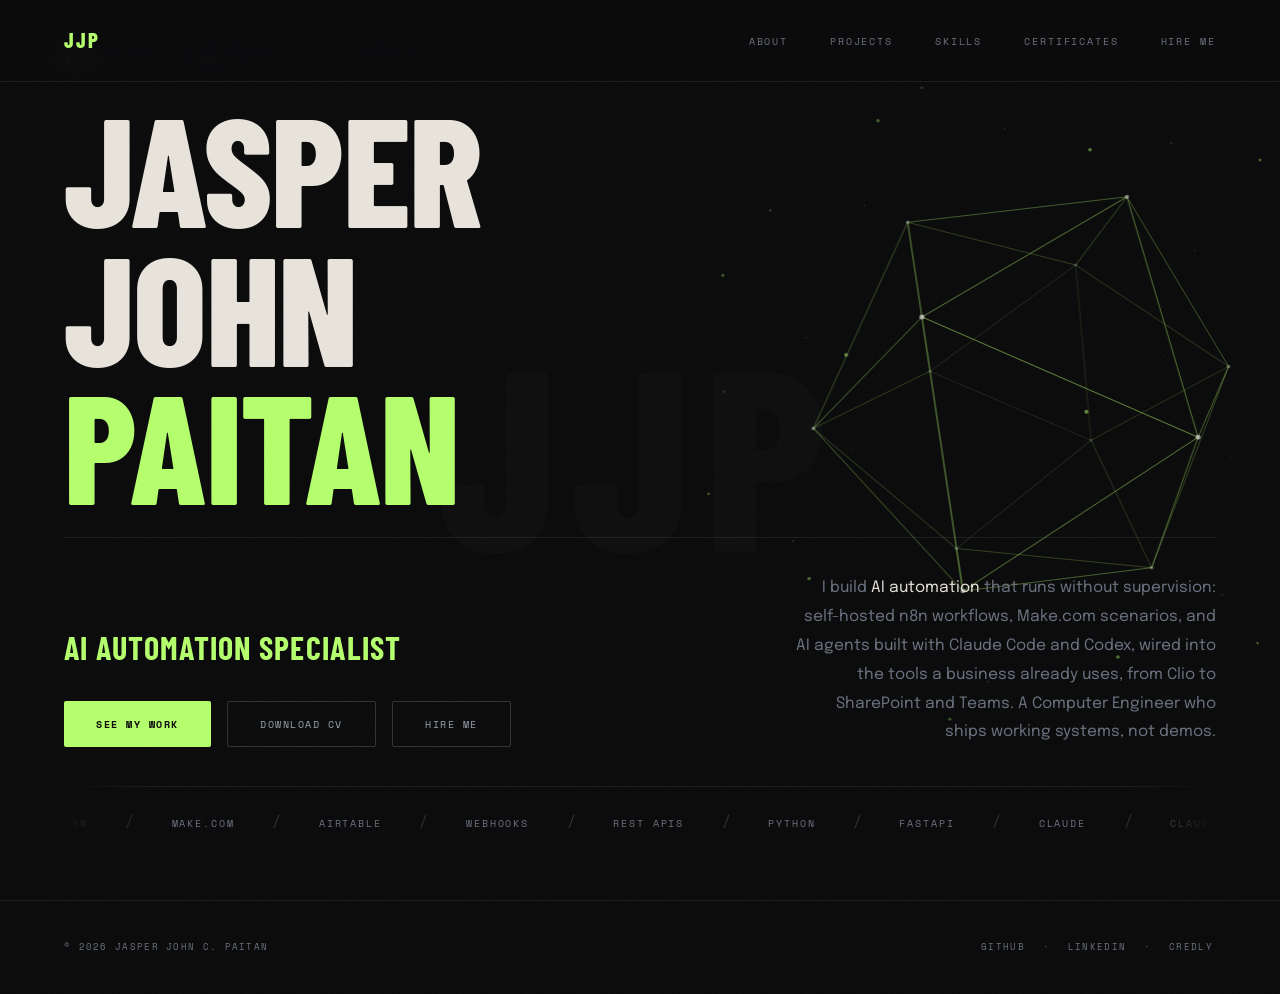
<file: index.html>
<!DOCTYPE html><html lang="en"><head><meta charset="UTF-8"><meta name="viewport" content="width=device-width,initial-scale=1"><title>Jasper John Paitan — AI Automation Specialist &amp; Agentic Engineer</title><meta name="description" content="Jasper John Paitan builds AI automation and AI agents: self-hosted n8n workflows, Make.com scenarios, Claude Code and Codex builds, law-firm workflows on Clio, SharePoint and Teams, and multi-provider LLM systems. Computer Engineer, available for remote work."><meta name="keywords" content="AI automation specialist, AI automation engineer, agentic engineer, AI automation, n8n, Make.com, Claude Code, Codex, Clio, SharePoint, Microsoft Teams, workflow automation, AI agents, Airtable, webhooks, Python, remote"><meta name="theme-color" content="#0a0a0b"><meta property="og:title" content="Jasper John Paitan — AI Automation Specialist &amp; Agentic Engineer"><meta property="og:description" content="AI automation that runs itself: self-hosted n8n, Make.com, Claude Code and Codex, and AI agents built on a real engineering foundation."><meta property="og:type" content="website"><meta property="og:url" content="https://jasper-0918.github.io/"><link rel="icon" href="data:image/svg+xml,%3Csvg xmlns='http://www.w3.org/2000/svg' viewBox='0 0 64 64'%3E%3Crect width='64' height='64' rx='12' fill='%230a0a0b'/%3E%3Ctext x='32' y='45' font-family='Arial,sans-serif' font-size='30' font-weight='900' fill='%23b5ff6d' text-anchor='middle'%3EJP%3C/text%3E%3C/svg%3E"><link rel="preconnect" href="https://fonts.googleapis.com"><link rel="preconnect" href="https://fonts.gstatic.com" crossorigin><link href="https://fonts.googleapis.com/css2?family=Barlow+Condensed:wght@600;700;800&family=Epilogue:wght@300;400;500&family=Space+Mono:wght@400;700&display=swap" rel="stylesheet"><style>*,::after,::before{box-sizing:border-box;margin:0;padding:0}:root{--bg:#0a0a0b;--bg-1:#111214;--bg-2:#17191c;--line:rgba(255,255,255,0.08);--line-h:rgba(255,255,255,0.16);--text:#e8e4dc;--sub:#6b7280;--sub-h:#9ba3ae;--accent:#b5ff6d;--accent-d:rgba(181,255,109,0.08);--accent-m:rgba(181,255,109,0.15);--blue:#64b4ff;--amber:#ffb35c;--violet:#c39bff;--c-auto:#b5ff6d;--c-aidev:#64b4ff;--c-nocode:#ffb35c;--c-eng:#c39bff;--display:'Barlow Condensed',sans-serif;--body:'Epilogue',sans-serif;--mono:'Space Mono',monospace;--r:cubic-bezier(0.25,0.46,0.45,0.94);--out:cubic-bezier(0.16,1,0.3,1)}html{scroll-behavior:smooth}body{background:var(--bg);color:var(--text);font-family:var(--body);font-size:16px;line-height:1.75;-webkit-font-smoothing:antialiased;overflow-x:hidden}::selection{background:var(--accent);color:#0a0a0b}::-webkit-scrollbar{width:3px}::-webkit-scrollbar-track{background:var(--bg)}::-webkit-scrollbar-thumb{background:#2a2d33;border-radius:2px}::-webkit-scrollbar-thumb:hover{background:var(--accent)}a{text-decoration:none}button{font:inherit;background:0 0;border:none;cursor:pointer;color:inherit}:focus-visible{outline:1.5px solid var(--accent);outline-offset:3px;border-radius:2px}svg.ic{width:1em;height:1em;stroke:currentColor;fill:none;stroke-width:2;stroke-linecap:round;stroke-linejoin:round;vertical-align:-.12em;flex-shrink:0}.grain{position:fixed;inset:-50%;width:200%;height:200%;z-index:300;pointer-events:none;opacity:.032;background-image:url("data:image/svg+xml,%3Csvg xmlns='http://www.w3.org/2000/svg' width='140' height='140'%3E%3Cfilter id='n'%3E%3CfeTurbulence type='fractalNoise' baseFrequency='0.85' numOctaves='2' stitchTiles='stitch'/%3E%3C/filter%3E%3Crect width='100%25' height='100%25' filter='url(%23n)'/%3E%3C/svg%3E");animation:grain 9s steps(6) infinite}@keyframes grain{0%,100%{transform:translate(0,0)}20%{transform:translate(-2%,2%)}40%{transform:translate(2%,-1%)}60%{transform:translate(-1%,-2%)}80%{transform:translate(1%,1%)}}#progress{position:fixed;top:0;left:0;height:2px;width:0;background:linear-gradient(90deg,var(--accent),#7ed957);z-index:400;box-shadow:0 0 12px rgba(181,255,109,.5)}#wipe{position:fixed;inset:0;z-index:250;pointer-events:none;visibility:hidden}#wipe.active{visibility:visible}.wipe-panel{position:absolute;top:-12%;bottom:-12%;left:-14%;right:-14%;background:#0d0e10;border-right:2px solid var(--accent);transform:translateX(-112%) skewX(-7deg)}.wipe-panel.p2{background:var(--accent);opacity:.14;border:none}#wipe.in .wipe-panel{transform:translateX(0) skewX(-7deg);transition:transform .34s cubic-bezier(.7,0,.3,1)}#wipe.in .wipe-panel.p2{transition-delay:.05s}#wipe.out .wipe-panel{transform:translateX(112%) skewX(-7deg);transition:transform .38s cubic-bezier(.7,0,.3,1)}#wipe.out .wipe-panel.p2{transition-delay:.05s}.wipe-label{position:absolute;top:50%;left:50%;transform:translate(-50%,-50%);font-family:var(--display);font-weight:800;font-size:clamp(3rem,9vw,8rem);letter-spacing:.04em;text-transform:uppercase;color:transparent;-webkit-text-stroke:1.5px var(--accent);opacity:0;white-space:nowrap}#wipe.in .wipe-label{opacity:1;transition:opacity .18s .12s}#wipe.out .wipe-label{opacity:0;transition:opacity .14s}nav{position:fixed;top:0;left:0;right:0;z-index:102;display:flex;align-items:center;justify-content:space-between;padding:1.4rem 5vw;background:rgba(10,10,11,.85);-webkit-backdrop-filter:blur(18px) saturate(140%);backdrop-filter:blur(18px) saturate(140%);border-bottom:1px solid var(--line)}.nav-logo{font-family:var(--display);font-size:1.3rem;font-weight:800;letter-spacing:.1em;text-transform:uppercase;color:var(--accent);position:relative;z-index:102}.nav-items{display:flex;gap:2.6rem;list-style:none}.nav-items a{font-family:var(--mono);font-size:.6rem;letter-spacing:.2em;text-transform:uppercase;color:var(--sub);transition:color .2s;position:relative;padding:.6rem 0 .3rem}.nav-items a::after{content:'';position:absolute;left:0;bottom:0;width:100%;height:1px;background:var(--accent);transform:scaleX(0);transform-origin:right;transition:transform .3s var(--out)}.nav-items a:hover{color:var(--accent)}.nav-items a:hover::after{transform:scaleX(1);transform-origin:left}.nav-items a.active{color:var(--accent)}.nav-items a.active::after{transform:scaleX(1)}.nav-burger{display:none;z-index:102;padding:.5rem;flex-direction:column;gap:6px}.nav-burger span{display:block;width:26px;height:1.5px;background:var(--text);transition:transform .32s var(--out),opacity .2s}body.menu-open .nav-burger span:first-child{transform:translateY(7.5px) rotate(45deg)}body.menu-open .nav-burger span:nth-child(2){opacity:0}body.menu-open .nav-burger span:nth-child(3){transform:translateY(-7.5px) rotate(-45deg)}.mobile-menu{position:fixed;inset:0;z-index:101;background:rgba(10,10,11,.97);-webkit-backdrop-filter:blur(24px);backdrop-filter:blur(24px);display:flex;flex-direction:column;justify-content:center;padding:0 8vw;gap:.5rem;opacity:0;visibility:hidden;transition:opacity .35s var(--out),visibility .35s}body.menu-open .mobile-menu{opacity:1;visibility:visible}.mobile-menu a{font-family:var(--display);font-size:clamp(2.6rem,10vw,4rem);font-weight:800;text-transform:uppercase;color:var(--text);line-height:1.15;display:flex;align-items:baseline;gap:1.25rem;transform:translateY(24px);opacity:0;transition:transform .5s var(--out),opacity .5s,color .2s}body.menu-open .mobile-menu a{transform:none;opacity:1}body.menu-open .mobile-menu a:nth-child(2){transition-delay:.05s}body.menu-open .mobile-menu a:nth-child(3){transition-delay:.1s}body.menu-open .mobile-menu a:nth-child(4){transition-delay:.15s}body.menu-open .mobile-menu a:nth-child(5){transition-delay:.2s}.mobile-menu a:hover{color:var(--accent)}.mobile-menu a small{font-family:var(--mono);font-size:.65rem;letter-spacing:.2em;color:var(--accent);font-weight:400}.page{display:none;min-height:100svh}.page.active{display:block}.wrap{max-width:1300px;margin:0 auto;padding:7.5rem 5vw 4rem}.sec-head{display:flex;align-items:center;gap:1.5rem;margin-bottom:3rem}.sec-num{font-family:var(--mono);font-size:.58rem;color:var(--accent);letter-spacing:.22em;flex-shrink:0}.sec-title{font-family:var(--display);font-size:clamp(2.6rem,5vw,4.2rem);font-weight:800;letter-spacing:-.01em;text-transform:uppercase;color:var(--text);line-height:.95}.sec-rule{flex:1;height:1px;background:linear-gradient(90deg,var(--line),transparent)}.rv{opacity:0;transform:translateY(22px);filter:blur(5px)}.page.active .rv{transition:opacity .7s var(--r),transform .7s var(--r),filter .7s var(--r)}.rv.on{opacity:1;transform:none;filter:none}.tilt-scene{perspective:1100px}[data-tilt]{transform-style:preserve-3d;transition:transform .5s var(--out);position:relative;overflow:hidden}[data-tilt].tilting{transition:none}[data-tilt]::after{content:'';position:absolute;inset:0;pointer-events:none;opacity:0;transition:opacity .4s;background:radial-gradient(420px circle at var(--gx,50%) var(--gy,50%),rgba(255,255,255,.055),transparent 62%)}[data-tilt]:hover::after{opacity:1}#page-home{display:none;flex-direction:column;justify-content:flex-end;padding:0 5vw 7vh;position:relative;overflow:hidden}#page-home.active{display:flex}#hero3d{position:absolute;top:0;right:-4vw;width:56vw;height:100%;z-index:0;pointer-events:none;opacity:.85}.hero-bg-text{position:absolute;top:50%;left:50%;transform:translate(-50%,-50%);font-family:var(--display);font-size:clamp(16vw,20vw,26vw);font-weight:800;letter-spacing:.06em;text-transform:uppercase;color:rgba(255,255,255,.02);white-space:nowrap;-webkit-user-select:none;user-select:none;pointer-events:none;line-height:1;z-index:0}.hero-eyebrow{display:flex;align-items:center;gap:.9rem;margin-bottom:2rem;font-family:var(--mono);font-size:.6rem;letter-spacing:.2em;text-transform:uppercase;color:var(--sub);position:relative;z-index:2}.hero-dot{width:7px;height:7px;border-radius:50%;background:var(--accent);animation:pulse 2.4s ease-in-out infinite;flex-shrink:0;box-shadow:0 0 10px rgba(181,255,109,.6)}@keyframes pulse{0%,100%{opacity:1}50%{opacity:.25}}.hero-name{font-family:var(--display);font-size:clamp(4rem,12vw,12.5rem);font-weight:800;line-height:.9;letter-spacing:-.01em;text-transform:uppercase;color:var(--text);margin-bottom:1.5rem;position:relative;z-index:2}.hero-name em{font-style:normal;color:var(--accent)}.hero-name .ln{display:block;overflow:hidden}.hero-name .ln span{display:inline-block;transform:translateY(110%);animation:rise 1s var(--out) forwards}.hero-name .ln:nth-child(2) span{animation-delay:.08s}.hero-name .ln:nth-child(3) span{animation-delay:.16s}@keyframes rise{to{transform:none}}.hero-bottom{display:flex;align-items:flex-end;justify-content:space-between;gap:3rem;flex-wrap:wrap;padding-top:2.25rem;border-top:1px solid var(--line);position:relative;z-index:2}.hero-role{font-family:var(--display);font-size:clamp(1.3rem,2.6vw,2rem);font-weight:700;letter-spacing:.04em;text-transform:uppercase;color:var(--sub-h);margin-bottom:1.6rem}.hero-role span{color:var(--accent)}.hero-desc{max-width:420px;color:var(--sub);font-size:.975rem;line-height:1.85;text-align:right}.ctas{display:flex;gap:1rem;flex-wrap:wrap}.btn{display:inline-flex;align-items:center;gap:.6rem;font-family:var(--mono);font-size:.6rem;letter-spacing:.16em;text-transform:uppercase;padding:.85rem 2rem;border-radius:2px;transition:background .22s var(--r),color .22s var(--r),border-color .22s var(--r),box-shadow .22s var(--r);cursor:pointer;border:none;will-change:transform}.btn-fill{background:var(--accent);color:#0a0a0b;font-weight:700}.btn-fill:hover{background:#cf8;box-shadow:0 8px 32px rgba(181,255,109,.25)}.btn-line{border:1px solid var(--line-h);color:var(--sub-h);background:0 0}.btn-line:hover{border-color:var(--accent);color:var(--accent);background:var(--accent-d)}.about-grid{display:grid;grid-template-columns:1.15fr .85fr;gap:4.5rem;align-items:start}.about-copy p{font-size:1.05rem;line-height:1.95;color:var(--sub-h);margin-bottom:1.4rem}.about-copy p:last-child{margin-bottom:0}.about-copy strong{color:var(--text);font-weight:500}.info-row{display:flex;justify-content:space-between;align-items:baseline;gap:2rem;padding:1rem 0;border-bottom:1px solid var(--line)}.info-row:first-child{border-top:1px solid var(--line)}.ikey{font-family:var(--mono);font-size:.58rem;letter-spacing:.18em;text-transform:uppercase;color:var(--sub);flex-shrink:0}.ival{color:var(--text);font-size:.875rem;text-align:right;line-height:1.55}.ival a{color:var(--accent);transition:opacity .2s}.ival a:hover{opacity:.65}.status{display:inline-flex;align-items:center;gap:.5rem;background:var(--accent-d);border:1px solid rgba(181,255,109,.2);border-radius:100px;padding:.22rem .85rem;font-size:.6rem;color:var(--accent);font-family:var(--mono);letter-spacing:.1em}.status i{width:6px;height:6px;border-radius:50%;background:var(--accent);animation:pulse 2.4s ease-in-out infinite}.value-grid{display:grid;grid-template-columns:repeat(3,1fr);gap:2px;background:var(--line);border:1px solid var(--line);margin-top:3rem}.value-block{background:var(--bg-1);padding:2rem}.value-icon{width:40px;height:40px;border:1px solid rgba(181,255,109,.3);border-radius:10px;background:var(--accent-d);display:flex;align-items:center;justify-content:center;margin-bottom:1.1rem;transform:translateZ(30px)}.value-icon svg{width:18px;height:18px;stroke:var(--accent);fill:none;stroke-width:2;stroke-linecap:round;stroke-linejoin:round}.value-title{font-family:var(--display);font-size:1.35rem;font-weight:800;text-transform:uppercase;letter-spacing:.02em;color:var(--text);margin-bottom:.6rem;line-height:1;transform:translateZ(20px)}.value-desc{font-size:.85rem;color:var(--sub-h);line-height:1.75;transform:translateZ(12px)}.exp-card{padding:2.25rem;border:1px solid var(--line);background:var(--bg-1);border-radius:4px;margin-top:3rem}.exp-header{display:flex;justify-content:space-between;align-items:flex-start;gap:2rem;margin-bottom:1.5rem;flex-wrap:wrap}.exp-title{font-family:var(--display);font-size:clamp(1.5rem,2.6vw,2rem);font-weight:800;text-transform:uppercase;letter-spacing:.02em;color:var(--text);line-height:1}.exp-co{color:var(--accent);font-family:var(--mono);font-size:.65rem;letter-spacing:.12em;margin-top:.4rem}.exp-period{font-family:var(--mono);font-size:.6rem;letter-spacing:.12em;color:var(--sub);white-space:nowrap;padding-top:.3rem}.exp-list{list-style:none;display:flex;flex-direction:column;gap:.75rem}.exp-list li{position:relative;padding-left:1.7rem;font-size:.925rem;color:var(--sub-h);line-height:1.7}.exp-list li::before{content:'▸';color:var(--accent);position:absolute;left:0;top:0}.certs-grid{display:grid;grid-template-columns:repeat(auto-fit,minmax(250px,1fr));gap:2px;background:var(--line);border:1px solid var(--line);margin-top:2px}.cert-block{background:var(--bg-1);padding:1.75rem 2rem;transition:background .2s}.cert-block:hover{background:var(--bg-2)}.cert-issuer{font-family:var(--mono);font-size:.55rem;letter-spacing:.2em;text-transform:uppercase;color:var(--accent);margin-bottom:.5rem;transform:translateZ(24px)}.cert-name{font-family:var(--display);font-size:1.25rem;font-weight:700;text-transform:uppercase;letter-spacing:.02em;color:var(--text);line-height:1.05;margin-bottom:.5rem;transform:translateZ(16px)}.cert-date{font-family:var(--mono);font-size:.58rem;color:var(--sub);transform:translateZ(10px)}.pstack{border:1px solid var(--line);background:var(--bg-1)}.pitem{border-bottom:1px solid var(--line)}.pitem:last-child{border-bottom:none}.phead{width:100%;display:flex;align-items:center;gap:1.75rem;padding:1.6rem 2.25rem;text-align:left;transition:background .25s;position:relative}.phead:hover{background:var(--bg-2)}.pnum{font-family:var(--mono);font-size:.6rem;color:var(--sub);letter-spacing:.15em;flex-shrink:0;width:2rem}.pname{font-family:var(--display);font-size:clamp(1.5rem,3.4vw,2.6rem);font-weight:800;text-transform:uppercase;letter-spacing:0;color:var(--text);line-height:.95;transition:color .25s;flex:1}.phead:hover .pname,.pitem.open .pname{color:var(--accent)}.ptags{display:flex;gap:.5rem;align-items:center;flex-shrink:0;flex-wrap:wrap;justify-content:flex-end}.pbadge{font-family:var(--mono);font-size:.53rem;letter-spacing:.14em;text-transform:uppercase;padding:.3rem .8rem;border-radius:100px;border:1px solid rgba(181,255,109,.3);color:var(--accent);white-space:nowrap}.pbadge.thesis{border-color:rgba(100,180,255,.3);color:var(--blue)}.pyear{font-family:var(--mono);font-size:.6rem;color:var(--sub);letter-spacing:.1em;flex-shrink:0}.pplus{width:34px;height:34px;border:1px solid var(--line-h);border-radius:50%;display:flex;align-items:center;justify-content:center;flex-shrink:0;transition:all .3s var(--out)}.pplus svg{width:14px;height:14px;stroke:var(--sub-h);stroke-width:2;stroke-linecap:round;transition:transform .35s var(--out),stroke .2s}.pitem.open .pplus{border-color:var(--accent);background:var(--accent-d)}.pitem.open .pplus svg{transform:rotate(45deg);stroke:var(--accent)}.pbody{display:grid;grid-template-rows:0fr;transition:grid-template-rows .55s var(--out)}.pitem.open .pbody{grid-template-rows:1fr}.pbody-in{overflow:hidden}.pbody-pad{padding:.5rem 2.25rem 2.5rem 2.25rem}.ptagline{font-family:var(--mono);font-size:.62rem;letter-spacing:.14em;color:var(--blue);margin-bottom:1.25rem}.pdesc{font-size:.975rem;color:var(--sub-h);line-height:1.9;max-width:74ch;margin-bottom:1.75rem}.pcols{display:grid;grid-template-columns:1fr 1fr;gap:2.5rem;align-items:start}.pdl{font-family:var(--mono);font-size:.55rem;letter-spacing:.2em;text-transform:uppercase;color:var(--sub);margin-bottom:.9rem;padding-bottom:.6rem;border-bottom:1px solid var(--line)}.pbullets{list-style:none;display:flex;flex-direction:column;gap:.7rem;margin-bottom:1.75rem}.pbullets.two{display:grid;grid-template-columns:1fr 1fr;gap:.7rem 2.5rem}.pbullets li{position:relative;padding-left:1.8rem;font-size:.9rem;color:var(--sub-h);line-height:1.65}.pbullets li::before{content:'→';color:var(--accent);position:absolute;left:0;top:0}.pbullets b{color:var(--text);font-weight:500}code{font-family:var(--mono);font-size:.82em;color:var(--blue);background:rgba(100,180,255,.08);padding:.1em .35em;border-radius:2px}.pstackrow{display:flex;flex-wrap:wrap;gap:.5rem;margin-bottom:1.75rem}.stag{font-family:var(--mono);font-size:.58rem;letter-spacing:.06em;padding:.3rem .8rem;border:1px solid var(--line);border-radius:2px;color:var(--sub)}.plinks{display:flex;gap:.9rem;flex-wrap:wrap}.plink{display:inline-flex;align-items:center;gap:.5rem;font-family:var(--mono);font-size:.58rem;letter-spacing:.14em;text-transform:uppercase;color:var(--accent);border:1px solid rgba(181,255,109,.3);border-radius:2px;padding:.55rem 1.1rem;transition:all .2s}.plink:hover{background:var(--accent-d);border-color:var(--accent)}.plink::after{content:'↗'}.embed-shell{border:1px solid var(--line);border-radius:3px;overflow:hidden;background:var(--bg-2)}.embed-shell iframe{width:100%;border:none;display:block;background:#08090d}.embed-shell.app iframe{height:520px}.embed-shell.app.wide iframe{height:660px}.embed-note{font-family:var(--mono);font-size:.58rem;letter-spacing:.06em;color:var(--sub-h);padding:.7rem 1rem;border-bottom:1px solid var(--line);display:flex;align-items:center;gap:.6rem;background:linear-gradient(135deg,rgba(181,255,109,.05) 0,transparent 60%)}.embed-dot{width:6px;height:6px;border-radius:50%;background:var(--accent);flex-shrink:0;animation:pulse 2.4s ease-in-out infinite}.yt-lite{position:relative;display:block;width:100%;aspect-ratio:16/9;background:#000;border:1px solid var(--line);border-radius:3px;overflow:hidden;cursor:pointer;padding:0}.yt-lite img{width:100%;height:100%;object-fit:cover;opacity:.55;transition:opacity .3s,transform .6s var(--out)}.yt-lite:hover img{opacity:.8;transform:scale(1.03)}.yt-ring{position:absolute;top:50%;left:50%;transform:translate(-50%,-50%);width:64px;height:64px;border-radius:50%;border:1.5px solid rgba(255,255,255,.5);background:rgba(10,10,11,.55);display:flex;align-items:center;justify-content:center;transition:border-color .25s,background .25s;pointer-events:none}.yt-lite:hover .yt-ring{border-color:var(--accent);background:rgba(181,255,109,.12)}.yt-tri{width:0;height:0;border-top:10px solid transparent;border-bottom:10px solid transparent;border-left:16px solid #fff;margin-left:4px;transition:border-left-color .25s}.yt-lite:hover .yt-tri{border-left-color:var(--accent)}.yt-note{position:absolute;bottom:.8rem;left:1rem;font-family:var(--mono);font-size:.58rem;letter-spacing:.16em;text-transform:uppercase;color:#fff;opacity:.85;pointer-events:none}.yt-lite iframe{position:absolute;inset:0;width:100%;height:100%;border:none}.diagram-shell{border:1px solid var(--line);border-radius:3px;background:var(--bg-2);padding:1rem}.demo-note{font-size:.78rem;line-height:1.55;color:var(--muted);border-left:2px solid var(--accent);padding:.15rem 0 .15rem .7rem;margin:.2rem 0 .85rem}.embed-shell.guard{transition:border-color .25s ease}.embed-shell.guard:hover{border-color:var(--accent)}.embed-shell.guard iframe{height:640px}.embed-cap{font-size:.7rem;color:var(--muted);margin:.45rem 0 1.1rem;letter-spacing:.02em}.plink-inline{color:var(--accent);text-decoration:none;border-bottom:1px solid transparent;transition:border-color .2s ease}.plink-inline:hover{border-bottom-color:var(--accent)}@media(max-width:760px){.embed-shell.guard iframe{height:540px}}.diagram-shell svg{width:100%;height:auto;display:block}.diagram-shell text{font-family:'Space Mono',monospace}.dg-flow{stroke-dasharray:5 5;animation:dashmove 1.1s linear infinite}@keyframes dashmove{to{stroke-dashoffset:-10}}@media(prefers-reduced-motion:reduce){.dg-flow{animation:none}}.chipbar{display:flex;gap:.5rem;flex-wrap:wrap;align-items:center;margin-bottom:1.75rem}.chip{position:relative;display:inline-flex;align-items:center;gap:.55rem;font-family:var(--mono);font-size:.58rem;letter-spacing:.15em;text-transform:uppercase;padding:.62rem 1.15rem;border:1px solid var(--line);border-radius:100px;color:var(--sub);background:var(--bg-1);transition:color .22s var(--r),border-color .22s var(--r),background .22s var(--r),transform .22s var(--out);white-space:nowrap}.chip:hover{color:var(--text);border-color:var(--line-h);transform:translateY(-2px)}.chip .dot{width:6px;height:6px;border-radius:50%;background:currentColor;opacity:.55;flex-shrink:0;transition:opacity .22s,box-shadow .22s}.chip .n{font-size:.92em;opacity:.5}.chip[aria-pressed=true]{color:#0a0a0b;background:var(--accent);border-color:var(--accent);font-weight:700}.chip[aria-pressed=true] .dot{opacity:1}.chip[aria-pressed=true] .n{opacity:.62}.chip[data-g=auto]{--cc:var(--c-auto)}.chip[data-g=aidev]{--cc:var(--c-aidev)}.chip[data-g=nocode]{--cc:var(--c-nocode)}.chip[data-g=eng]{--cc:var(--c-eng)}.chip[data-g=web]{--cc:var(--c-eng)}.chip[data-g]:not([data-g=all]) .dot{background:var(--cc);opacity:.85}.chip[data-g]:not([data-g=all])[aria-pressed=true]{background:var(--cc);border-color:var(--cc);color:#0a0a0b}.chip[data-g]:not([data-g=all])[aria-pressed=true] .dot{background:#0a0a0b}.filter-count{font-family:var(--mono);font-size:.58rem;letter-spacing:.16em;text-transform:uppercase;color:var(--sub);margin-left:auto;padding-left:1rem}.skills-group-lbl{font-family:var(--mono);font-size:.58rem;letter-spacing:.25em;text-transform:uppercase;color:var(--sub);padding-bottom:1rem}.sk-hint{font-family:var(--mono);font-size:.58rem;letter-spacing:.12em;color:var(--sub);margin-bottom:1.5rem;display:flex;align-items:center;gap:.6rem}.sk-hint svg{width:13px;height:13px;stroke:var(--accent);fill:none;stroke-width:2;stroke-linecap:round;stroke-linejoin:round}.sk-grid{display:grid;grid-template-columns:repeat(auto-fill,minmax(178px,1fr));gap:.7rem}.sk{position:relative;display:flex;flex-direction:column;align-items:flex-start;gap:.42rem;text-align:left;background:var(--bg-1);border:1px solid var(--line);border-radius:5px;padding:1.05rem 1.15rem 1rem;transition:transform .34s var(--out),border-color .24s var(--r),background .24s var(--r),box-shadow .34s var(--out);will-change:transform;overflow:hidden}.sk::before{content:'';position:absolute;left:0;top:0;bottom:0;width:2px;background:var(--cc,var(--accent));transform:scaleY(0);transform-origin:bottom;transition:transform .34s var(--out)}.sk::after{content:'';position:absolute;inset:0;pointer-events:none;opacity:0;transition:opacity .34s;background:radial-gradient(260px circle at var(--gx,50%) var(--gy,50%),rgba(255,255,255,.06),transparent 60%)}.sk-top{display:flex;align-items:center;gap:.5rem;width:100%}.sk-dot{width:7px;height:7px;border-radius:50%;background:var(--cc,var(--accent));opacity:.65;flex-shrink:0;transition:opacity .28s,box-shadow .28s}.sk-name.lc,.skm-name.lc{text-transform:none}.sk-name{font-family:var(--display);font-size:1.12rem;font-weight:700;letter-spacing:.01em;text-transform:uppercase;color:var(--text);line-height:1.05;transition:color .24s}.sk-micro{font-family:var(--mono);font-size:.545rem;letter-spacing:.11em;text-transform:uppercase;color:var(--sub);line-height:1.5;transition:color .24s}.sk-open{position:absolute;top:.85rem;right:.9rem;font-family:var(--mono);font-size:.72rem;color:var(--cc,var(--accent));opacity:0;transform:translateY(-4px);transition:opacity .28s,transform .28s var(--out)}.sk:focus-visible,.sk:hover{transform:translateY(-7px) scale(1.07);z-index:6;background:var(--bg-2);border-color:var(--cc,var(--accent));box-shadow:0 22px 48px -16px rgba(0,0,0,.85),0 0 0 1px rgba(255,255,255,.04)}.sk:focus-visible::before,.sk:hover::before{transform:scaleY(1);transform-origin:top}.sk:hover::after{opacity:1}.sk:focus-visible .sk-dot,.sk:hover .sk-dot{opacity:1;box-shadow:0 0 10px var(--cc,var(--accent))}.sk:focus-visible .sk-name,.sk:hover .sk-name{color:var(--cc,var(--accent))}.sk:focus-visible .sk-micro,.sk:hover .sk-micro{color:var(--sub-h)}.sk:focus-visible .sk-open,.sk:hover .sk-open{opacity:1;transform:none}.sk:active{transform:translateY(-3px) scale(1.02)}.sk[data-c=auto]{--cc:var(--c-auto)}.sk[data-c=aidev]{--cc:var(--c-aidev)}.sk[data-c=nocode]{--cc:var(--c-nocode)}.sk[data-c=eng]{--cc:var(--c-eng)}.skm[data-c=auto]{--cc:var(--c-auto)}.skm[data-c=aidev]{--cc:var(--c-aidev)}.skm[data-c=nocode]{--cc:var(--c-nocode)}.skm[data-c=eng]{--cc:var(--c-eng)}.sk.hide{display:none}.sk.enter{animation:skIn .42s var(--out) both}@keyframes skIn{from{opacity:0;transform:translateY(12px) scale(.94)}to{opacity:1;transform:none}}.skm{position:fixed;inset:0;z-index:220;display:flex;align-items:center;justify-content:center;padding:5vh 5vw;visibility:hidden}.skm.open{visibility:visible}.skm-bd{position:absolute;inset:0;background:rgba(6,7,8,.78);-webkit-backdrop-filter:blur(9px);backdrop-filter:blur(9px);opacity:0;transition:opacity .3s var(--r)}.skm.open .skm-bd{opacity:1}.skm-card{position:relative;width:min(560px,100%);max-height:88vh;overflow-y:auto;background:var(--bg-1);border:1px solid var(--line-h);border-radius:8px;padding:2.4rem 2.4rem 2.1rem;box-shadow:0 40px 90px -24px rgba(0,0,0,.95);opacity:0;transform:translateY(22px) scale(.94);transition:opacity .34s var(--out),transform .34s var(--out)}.skm.open .skm-card{opacity:1;transform:none}.skm-card::before{content:'';position:absolute;left:0;right:0;top:0;height:2px;background:var(--cc,var(--accent))}.skm-close{position:absolute;top:1.1rem;right:1.1rem;width:34px;height:34px;border:1px solid var(--line);border-radius:50%;display:flex;align-items:center;justify-content:center;color:var(--sub);transition:all .22s}.skm-close:hover{border-color:var(--cc,var(--accent));color:var(--cc,var(--accent));background:rgba(255,255,255,.03);transform:rotate(90deg)}.skm-close svg{width:14px;height:14px;stroke:currentColor;fill:none;stroke-width:2;stroke-linecap:round}.skm-cat{display:inline-flex;align-items:center;gap:.5rem;font-family:var(--mono);font-size:.55rem;letter-spacing:.2em;text-transform:uppercase;color:var(--cc,var(--accent));margin-bottom:.9rem}.skm-cat i{width:6px;height:6px;border-radius:50%;background:currentColor;display:block}.skm-name{font-family:var(--display);font-size:clamp(2rem,5vw,2.9rem);font-weight:800;text-transform:uppercase;letter-spacing:.005em;color:var(--text);line-height:.98;margin-bottom:1.35rem;padding-right:2.5rem}.skm-lvl{display:flex;align-items:center;gap:.85rem;margin-bottom:1.5rem;padding-bottom:1.5rem;border-bottom:1px solid var(--line)}.skm-bars{display:flex;gap:4px}.skm-bars i{display:block;width:26px;height:4px;border-radius:2px;background:var(--line-h);transition:background .3s}.skm-bars i.on{background:var(--cc,var(--accent))}.skm-lvlname{font-family:var(--mono);font-size:.58rem;letter-spacing:.16em;text-transform:uppercase;color:var(--text)}.skm-lvldesc{font-family:var(--mono);font-size:.55rem;letter-spacing:.06em;color:var(--sub);margin-left:auto;text-align:right}.skm-note{font-size:.965rem;line-height:1.85;color:var(--sub-h);margin-bottom:1.6rem}.skm-wl{font-family:var(--mono);font-size:.55rem;letter-spacing:.2em;text-transform:uppercase;color:var(--sub);margin-bottom:.75rem}.skm-where{display:flex;flex-wrap:wrap;gap:.45rem}.skm-where span{font-family:var(--mono);font-size:.575rem;letter-spacing:.06em;padding:.35rem .8rem;border:1px solid var(--line);border-radius:100px;color:var(--sub-h);background:var(--bg-2)}.skm-cta{margin-top:1.75rem;padding-top:1.5rem;border-top:1px solid var(--line);display:flex;gap:.7rem;flex-wrap:wrap}.rot{display:inline-block;height:1.14em;overflow:hidden;vertical-align:-.16em}.rot ul{list-style:none;padding:0;margin:0;animation:roll 9.9s cubic-bezier(.76,0,.24,1) infinite}.rot li{height:1.14em;line-height:1.14em;color:var(--accent);white-space:nowrap}@keyframes roll{0%,24%{transform:translateY(0)}33%,57%{transform:translateY(-1.14em)}66%,91%{transform:translateY(-2.28em)}100%{transform:translateY(-3.42em)}}.mq{position:relative;z-index:2;margin-top:2.4rem;padding-top:1.4rem;border-top:1px solid var(--line);overflow:hidden;-webkit-mask-image:linear-gradient(90deg,transparent,#000 8%,#000 92%,transparent);mask-image:linear-gradient(90deg,transparent,#000 8%,#000 92%,transparent)}.mq-track{display:flex;gap:0;width:max-content;animation:mqroll 42s linear infinite}.mq:hover .mq-track{animation-play-state:paused}.mq-set{display:flex;align-items:center;gap:2.4rem;padding-right:2.4rem;flex-shrink:0}.mq-set span{font-family:var(--mono);font-size:.6rem;letter-spacing:.2em;text-transform:uppercase;color:var(--sub);white-space:nowrap;transition:color .22s}.mq-set span:hover{color:var(--accent)}.mq-set b{color:#2e3238;font-weight:400}@keyframes mqroll{to{transform:translateX(-50%)}}.value-block{position:relative}.value-block::before{content:'';position:absolute;left:0;top:0;bottom:0;width:2px;background:var(--cc,var(--accent));transform:scaleY(0);transform-origin:bottom;transition:transform .4s var(--out)}.value-block:hover::before{transform:scaleY(1);transform-origin:top}.value-block[data-g=auto]{--cc:var(--c-auto)}.value-block[data-g=aidev]{--cc:var(--c-aidev)}.value-block[data-g=nocode]{--cc:var(--c-nocode)}.value-block[data-g=eng]{--cc:var(--c-eng)}.value-block .value-icon{border-color:color-mix(in srgb,var(--cc,var(--accent)) 32%,transparent);background:color-mix(in srgb,var(--cc,var(--accent)) 8%,transparent)}.value-block .value-icon svg{stroke:var(--cc,var(--accent))}.pitem{position:relative}.phead::before{content:'';position:absolute;left:0;top:0;bottom:0;width:2px;background:var(--accent);transform:scaleY(0);transition:transform .34s var(--out)}.phead:hover::before,.pitem.open .phead::before{transform:scaleY(1)}.pitem.filtered{display:none}#totop{position:fixed;right:max(1.4rem,3vw);bottom:1.6rem;z-index:99;width:44px;height:44px;border:1px solid var(--line-h);border-radius:50%;background:rgba(17,18,20,.9);-webkit-backdrop-filter:blur(10px);backdrop-filter:blur(10px);display:flex;align-items:center;justify-content:center;color:var(--sub-h);opacity:0;visibility:hidden;transform:translateY(12px);transition:opacity .3s,visibility .3s,transform .3s var(--out),border-color .2s,color .2s}#totop.on{opacity:1;visibility:visible;transform:none}#totop:hover{border-color:var(--accent);color:var(--accent)}#totop svg{width:16px;height:16px;stroke:currentColor;fill:none;stroke-width:2;stroke-linecap:round;stroke-linejoin:round}.copybtn{margin-left:auto;font-family:var(--mono);font-size:.52rem;letter-spacing:.16em;text-transform:uppercase;color:var(--sub);border:1px solid var(--line);border-radius:100px;padding:.28rem .7rem;transition:all .2s;flex-shrink:0}.copybtn:hover{color:var(--accent);border-color:var(--accent)}.copybtn.done{color:var(--accent);border-color:var(--accent);background:var(--accent-d)}.contact-grid{display:grid;grid-template-columns:1fr 1fr;gap:5rem;align-items:start}.contact-grid>*{min-width:0}.contact-heading{font-family:var(--display);font-size:clamp(2.6rem,5vw,4.8rem);font-weight:800;text-transform:uppercase;letter-spacing:-.01em;color:var(--text);line-height:.92;margin-bottom:1.75rem}.contact-sub{font-size:1rem;color:var(--sub-h);line-height:1.9;margin-bottom:2.25rem}.contact-row{display:flex;align-items:baseline;gap:2rem;padding:1rem 0;border-bottom:1px solid var(--line);transition:color .2s,padding-left .25s var(--out)}.contact-row:first-child{border-top:1px solid var(--line)}.contact-row:hover{padding-left:.6rem}.contact-row:hover .cv{color:var(--accent)}.ck{font-family:var(--mono);font-size:.58rem;letter-spacing:.18em;text-transform:uppercase;color:var(--sub);min-width:68px;flex-shrink:0}.cv{color:var(--text);font-size:.875rem;transition:color .2s}.cf{display:flex;flex-direction:column;gap:1.25rem}.f-lbl{font-family:var(--mono);font-size:.58rem;letter-spacing:.2em;text-transform:uppercase;color:var(--sub);display:block;margin-bottom:.5rem}.f-in,.f-ta{width:100%;background:var(--bg-1);border:1px solid var(--line);color:var(--text);font-family:var(--body);font-size:.975rem;padding:.95rem 1.2rem;border-radius:2px;outline:0;transition:border-color .2s,box-shadow .2s;resize:none;line-height:1.6}.f-in:focus,.f-ta:focus{border-color:var(--accent);box-shadow:0 0 0 3px rgba(181,255,109,.08)}.f-ta{height:130px}.f-btn{align-self:flex-start;display:inline-flex;align-items:center;gap:.6rem;font-family:var(--mono);font-size:.6rem;letter-spacing:.18em;text-transform:uppercase;padding:.95rem 2.4rem;background:0 0;border:1px solid var(--line-h);color:var(--sub-h);border-radius:2px;cursor:pointer;transition:border-color .22s var(--r),color .22s var(--r),background .22s var(--r);will-change:transform}.f-btn:hover{border-color:var(--accent);color:var(--accent);background:var(--accent-d)}.f-ok{display:none;align-items:center;gap:.7rem;padding:.9rem 1.2rem;border:1px solid rgba(181,255,109,.3);border-radius:2px;color:var(--accent);font-size:.875rem;background:var(--accent-d)}footer{border-top:1px solid var(--line);padding:1.9rem 5vw;display:flex;justify-content:space-between;align-items:center;font-family:var(--mono);font-size:.58rem;letter-spacing:.14em;text-transform:uppercase;color:var(--sub);flex-wrap:wrap;gap:1rem}footer a{color:var(--sub);transition:color .2s;display:inline-block;padding:.5rem .2rem}footer a:hover{color:var(--accent)}@media(prefers-reduced-motion:reduce){*,::after,::before{animation-duration:NaNs!important;animation-iteration-count:1!important;transition-duration:NaNs!important}html{scroll-behavior:auto}.rv{opacity:1;transform:none;filter:none}.hero-name .ln span{transform:none;animation:none}#hero3d,.grain{display:none}.rot{height:auto;overflow:visible}.rot ul{animation:none}.rot li:not(:first-child){display:none}.mq-track{animation:none;width:auto}.mq-set:nth-child(2){display:none}.mq{-webkit-mask-image:none;mask-image:none}.mq-set{flex-wrap:wrap;gap:.9rem 1.6rem}.sk:focus-visible,.sk:hover{transform:none}.sk.enter{animation:none}.skm-card{transform:none}}@media(max-width:900px){.nav-items{display:none}.nav-burger{display:flex}.wrap{padding:6rem 5vw 3.5rem}.about-grid,.contact-grid{grid-template-columns:1fr;gap:3rem}.hero-bottom{flex-direction:column;align-items:flex-start}.hero-desc{text-align:left;max-width:100%}#hero3d{right:-30vw;width:110vw;opacity:.35}.value-grid{grid-template-columns:repeat(2,1fr)}.pcols{grid-template-columns:1fr}.phead{padding:1.25rem 1.4rem;gap:1rem}.pname{min-width:0;font-size:clamp(1.15rem,5.2vw,2.6rem)}.pnum{width:auto}.ptags{display:none}.pbody-pad{padding:.25rem 1.4rem 2rem 1.4rem}.exp-card{padding:1.75rem}.embed-shell.app iframe{height:440px}.embed-shell.app.wide iframe{height:480px}.pbullets.two{grid-template-columns:1fr}.sk-grid{grid-template-columns:repeat(auto-fill,minmax(150px,1fr));gap:.55rem}.sk:focus-visible,.sk:hover{transform:translateY(-3px) scale(1.02)}.skm{padding:0;align-items:flex-end}.skm-card{width:100%;max-width:none;max-height:86vh;border-radius:12px 12px 0 0;border-left:none;border-right:none;border-bottom:none;padding:2rem 1.5rem 2.2rem;transform:translateY(40px)}.skm-name{font-size:2rem}.skm-lvldesc{display:none}.contact-row{flex-wrap:wrap;gap:.3rem 1.2rem}.contact-row .cv{min-width:0;overflow-wrap:anywhere}.ck{min-width:56px}.chipbar{flex-wrap:nowrap;overflow-x:auto;overflow-y:hidden;-webkit-overflow-scrolling:touch;scrollbar-width:none;margin-left:-5vw;margin-right:-5vw;padding:.35rem 5vw .85rem}.chipbar::-webkit-scrollbar{display:none}.chip{flex-shrink:0}.chip:hover{transform:none}.filter-count{display:none}.mq{margin-top:1.6rem;padding-top:1rem}.mq-set{gap:1.5rem;padding-right:1.5rem}}@media(max-width:480px){.embed-shell.app{display:none}.value-grid{grid-template-columns:1fr}.hero-name{font-size:clamp(3.1rem,13.5vw,12.5rem);margin-bottom:1.1rem}.hero-eyebrow{margin-bottom:1.4rem;font-size:.55rem}.hero-bottom{padding-top:1.6rem;gap:1.6rem}.hero-role{margin-bottom:1.1rem}.hero-desc{font-size:.9rem;line-height:1.7}.sk-grid{grid-template-columns:repeat(auto-fill,minmax(136px,1fr))}.sk{padding:.9rem .95rem .85rem}.sk-name{font-size:1rem}#totop{width:40px;height:40px;bottom:1.1rem}}@media(max-width:359px){.mq{display:none}}</style></head><body><div class="grain" aria-hidden="true"></div><div id="progress" aria-hidden="true"></div><div id="wipe" aria-hidden="true"><div class="wipe-panel p2"></div><div class="wipe-panel"></div><div class="wipe-label" id="wipe-label"></div></div><nav id="nav"><a href="#/" class="nav-logo" data-nav="home">JJP</a><ul class="nav-items"><li><a href="#/about" data-nav="about">About</a></li><li><a href="#/projects" data-nav="projects">Projects</a></li><li><a href="#/skills" data-nav="skills">Skills</a></li><li><a href="#/certs" data-nav="certs">Certificates</a></li><li><a href="#/contact" data-nav="contact">Hire Me</a></li></ul><button type="button" class="nav-burger" id="burger" aria-label="Open menu" aria-expanded="false"><span></span><span></span><span></span></button></nav><div class="mobile-menu" id="mmenu"><a href="#/about" data-nav="about"><small>01</small>About</a> <a href="#/projects" data-nav="projects"><small>02</small>Projects</a> <a href="#/skills" data-nav="skills"><small>03</small>Skills</a> <a href="#/certs" data-nav="certs"><small>04</small>Certificates</a> <a href="#/contact" data-nav="contact"><small>05</small>Hire Me</a></div><main><section class="page" id="page-home"><canvas id="hero3d" aria-hidden="true"></canvas><div class="hero-bg-text" aria-hidden="true">JJP</div><div class="hero-eyebrow"><span class="hero-dot"></span> Available for remote work &nbsp;·&nbsp; Philippines (UTC+8)</div><h1 class="hero-name"><span class="ln"><span>Jasper</span></span> <span class="ln"><span>John</span></span> <span class="ln"><span><em>Paitan</em></span></span></h1><div class="hero-bottom"><div><div class="hero-role"><span class="rot" role="text" aria-label="AI Automation Specialist, AI Automation Engineer and Agentic Engineer"><ul aria-hidden="true"><li>AI Automation Specialist</li><li>AI Automation Engineer</li><li>Agentic Engineer</li><li>AI Automation Specialist</li></ul></span></div><div class="ctas"><a href="#/projects" class="btn btn-fill" data-magnet>See My Work</a> <a href="https://drive.google.com/file/d/1II-gm89q8Inu8VZcdEfqKVrs4haoafQG/view" target="_blank" rel="noopener" class="btn btn-line" data-magnet>Download CV</a> <a href="#/contact" class="btn btn-line" data-magnet>Hire Me</a></div></div><p class="hero-desc">I build <strong style="color:var(--text);font-weight:400">AI automation</strong> that runs without supervision: self-hosted n8n workflows, Make.com scenarios, and AI agents built with Claude Code and Codex, wired into the tools a business already uses, from Clio to SharePoint and Teams. A Computer Engineer who ships working systems, not demos.</p></div><div class="mq" aria-hidden="true"><div class="mq-track"><div class="mq-set"><span>n8n</span><b>/</b><span>Make.com</span><b>/</b><span>Airtable</span><b>/</b><span>Webhooks</span><b>/</b><span>REST APIs</span><b>/</b><span>Python</span><b>/</b><span>FastAPI</span><b>/</b><span>Claude</span><b>/</b><span>Claude Code</span><b>/</b><span>Codex</span><b>/</b><span>Clio</span><b>/</b><span>SharePoint</span><b>/</b><span>Teams</span><b>/</b><span>Ollama</span><b>/</b><span>RAG</span><b>/</b><span>Playwright</span><b>/</b><span>Docker</span><b>/</b><span>Google Sheets</span><b>/</b><span>Slack</span><b>/</b><span>SQLite</span><b>/</b><span>TensorFlow Lite</span><b>/</b><span>Raspberry Pi</span><b>/</b></div><div class="mq-set"><span>n8n</span><b>/</b><span>Make.com</span><b>/</b><span>Airtable</span><b>/</b><span>Webhooks</span><b>/</b><span>REST APIs</span><b>/</b><span>Python</span><b>/</b><span>FastAPI</span><b>/</b><span>Claude</span><b>/</b><span>Claude Code</span><b>/</b><span>Codex</span><b>/</b><span>Clio</span><b>/</b><span>SharePoint</span><b>/</b><span>Teams</span><b>/</b><span>Ollama</span><b>/</b><span>RAG</span><b>/</b><span>Playwright</span><b>/</b><span>Docker</span><b>/</b><span>Google Sheets</span><b>/</b><span>Slack</span><b>/</b><span>SQLite</span><b>/</b><span>TensorFlow Lite</span><b>/</b><span>Raspberry Pi</span><b>/</b></div></div></div></section><section class="page" id="page-about"><div class="wrap"><div class="sec-head"><span class="sec-num">01</span><h2 class="sec-title">About</h2><div class="sec-rule"></div></div><div class="about-grid"><div class="about-copy rv"><p>I'm <strong>Jasper John Paitan</strong>, a Computer Engineering graduate from <strong>La Salle University, Ozamiz</strong>, Philippines. I build <strong>AI automation</strong>: the systems that take a workflow somebody is doing by hand every day and turn it into software that runs on its own.</p><p>Most of that work lives in <strong>no-code and low-code platforms</strong>, because that is where a business can actually see and own what it bought. I run a <strong>self-hosted n8n instance</strong>, author workflows as JSON and deploy them through n8n's own REST API, build <strong>Make.com</strong> scenarios that fan a single webhook out to Sheets, Slack and Airtable, and wire the whole thing to the tools a team already uses. For a law firm that meant <strong>Clio</strong> developer apps run from n8n: docket entries made from <strong>Teams</strong> call transcripts, a legal aid billing bot, a file sweep, and a matter opener that read Outlook. For a claims company it meant a lead pipeline from Meta ads through <strong>Monday.com</strong> and <strong>CloudTalk</strong> to AI-written intake reports.</p><p>Where a platform stops, I keep going. The <strong>AI development</strong> side is mine too: tool-calling agents, <strong>multi-provider LLM routing</strong> with failover and key rotation, RAG, and local on-device models. My edge is that the engineering underneath is real, a Computer Engineering degree and systems work from Python to embedded C, so what I hand over is debugged, secured and maintainable, not prompt-and-pray. I build in <strong>Claude Code</strong> every day and pair it with <strong>Codex</strong>: one writes the brief, the other builds, and the first checks the result.</p></div><div class="rv"><div class="info-row"><span class="ikey">Location</span><span class="ival">Philippines (UTC+8) · Remote worldwide</span></div><div class="info-row"><span class="ikey">Education</span><span class="ival">BS Computer Engineering<br><small style="color:var(--sub)">La Salle University · Graduated June 20, 2026</small></span></div><div class="info-row"><span class="ikey">Email</span><span class="ival"><a href="mailto:jasper.paitan0918@gmail.com">jasper.paitan0918@gmail.com</a></span></div><div class="info-row"><span class="ikey">LinkedIn</span><span class="ival"><a href="https://linkedin.com/in/jasper-john-paitan-11641337b" target="_blank" rel="noopener">jasper-john-paitan ↗</a></span></div><div class="info-row"><span class="ikey">GitHub</span><span class="ival"><a href="https://github.com/jasper-0918" target="_blank" rel="noopener">github.com/jasper-0918 ↗</a></span></div><div class="info-row"><span class="ikey">Credly</span><span class="ival"><a href="https://credly.com/users/jasper-john-paitan" target="_blank" rel="noopener">View Certifications ↗</a></span></div><div class="info-row"><span class="ikey">Status</span><span class="ival"><span class="status"><i></i>Open to remote work</span></span></div></div></div><div class="rv" style="margin-top:3rem"><div class="skills-group-lbl">What I Build</div><div class="value-grid tilt-scene" style="margin-top:0"><div class="value-block" data-tilt data-g="auto"><div class="value-icon"><svg viewBox="0 0 24 24"><path d="M5 3v9"/><circle cx="5" cy="18" r="3"/><circle cx="19" cy="6" r="3"/><path d="M19 9v3a4 4 0 0 1-4 4H8"/></svg></div><div class="value-title">AI Automation</div><div class="value-desc">The manual workflow becomes software. Webhook in, decision in the middle, the right rows written and the right people notified, running on a schedule nobody has to remember.</div></div><div class="value-block" data-tilt data-g="aidev"><div class="value-icon"><svg viewBox="0 0 24 24"><path d="M16 18l6-6-6-6M8 6l-6 6 6 6"/></svg></div><div class="value-title">AI Development</div><div class="value-desc">Tool-calling agents, multi-provider LLM routing with failover, RAG over your own documents, and local models. Written in Python, not assembled from a template.</div></div><div class="value-block" data-tilt data-g="nocode"><div class="value-icon"><svg viewBox="0 0 24 24"><rect x="3" y="3" width="7" height="7" rx="1.5"/><rect x="14" y="3" width="7" height="7" rx="1.5"/><rect x="3" y="14" width="7" height="7" rx="1.5"/><rect x="14" y="14" width="7" height="7" rx="1.5"/></svg></div><div class="value-title">No-Code Platforms</div><div class="value-desc">n8n, Make, Airtable, Sheets and Slack, built so your team can open the canvas and read what it does. You keep the logic where you can see it, and I keep it honest underneath.</div></div><div class="value-block" data-tilt data-g="auto"><div class="value-icon"><svg viewBox="0 0 24 24"><rect x="4" y="4" width="16" height="16" rx="2"/><rect x="9" y="9" width="6" height="6"/><path d="M9 1v3M15 1v3M9 20v3M15 20v3M1 9h3M1 15h3M20 9h3M20 15h3"/></svg></div><div class="value-title">Agentic Systems</div><div class="value-desc">Agents that scrape, reason, decide, and act end to end, with tiered human-in-the-loop control so you stay in charge of what matters.</div></div><div class="value-block" data-tilt data-g="eng"><div class="value-icon"><svg viewBox="0 0 24 24"><path d="M12 22s8-4 8-10V5l-8-3-8 3v7c0 6 8 10 8 10z"/><path d="M9 12l2 2 4-4"/></svg></div><div class="value-title">Engineered to Run</div><div class="value-desc">Reliability is the product: multi-provider failover, key rotation, retries on the nodes that actually fail, and real error handling. Production systems, not prototypes.</div></div><div class="value-block" data-tilt data-g="eng"><div class="value-icon"><svg viewBox="0 0 24 24"><rect x="3" y="11" width="18" height="11" rx="2"/><path d="M7 11V7a5 5 0 0 1 10 0v4"/></svg></div><div class="value-title">Private &amp; Cost-Efficient</div><div class="value-desc">Local-first and open-source where it fits, so your data stays on your own machine and you own the stack with no lock-in.</div></div></div></div><div class="exp-card rv"><div class="exp-header"><div><div class="exp-title">AI Automation Engineer, contract</div><div class="exp-co">// US PRIVATE-LABEL SKINCARE MANUFACTURER · Sep 2026</div></div><div class="exp-period">Professional experience</div></div><ul class="exp-list"><li>Built and delivered an n8n intake automation: a contact-form submission becomes a personalised email to the lead and a HubSpot contact created or resolved by email, with a timeline entry, custom properties and a lifecycle stage. First milestone accepted and paid.</li><li>One Claude call per lead returns structured JSON validated in code. On any model failure a deterministic template sends and a review task is raised, so a lead never gets nothing.</li><li>Every HubSpot write is read back, and a HubSpot outage never blocks the email. A companion workflow polls the form every two minutes, retries each submission up to three times and alerts by email naming the lead.</li></ul></div><div class="exp-card rv"><div class="exp-header"><div><div class="exp-title">Client work, automation and AI</div><div class="exp-co">// CLIENTS UNDER NDA · BY CLIENT TYPE</div></div><div class="exp-period">Client work</div></div><ul class="exp-list"><li><b>UK benefits claim company.</b> Built the lead pipeline in n8n: Meta ads leads into a Monday.com master database with a sub-database per stage, then CloudTalk AI dialer campaigns for callers and closers. Call transcripts became intake reports written by a custom GPT prompt through the OpenAI API, reviewed by staff, posted in Slack, linked in Monday.com and saved as PDFs in Google Drive. When the n8n plan hit its execution limit, I moved the busiest steps into local scripts.</li><li><b>Canadian law firm.</b> Built Clio developer apps connected to n8n: docket entries from Teams call transcripts, a legal aid billing bot, a file sweep in Clio, and a matter opener that read Outlook emails and opened matters. The bots reported into Microsoft Teams channels and kept files in SharePoint.</li><li><b>Australian sports business.</b> Built a Lovable dashboard on Supabase that brought emails, Facebook page replies and Jotform submissions into one place, where staff reviewed AI email drafts and pressed send, plus a Meta app that drafted replies to Facebook and Instagram messages for staff to paste.</li><li><b>US web company.</b> As automation engineer, used AI agents to cut WordPress site production time at the same or better quality, proving each change through tests on WordPress with Claude Code and Codex.</li><li><b>US sports platform startup.</b> Fixed errors on the founder&#x27;s dashboard from a written estimate and plan, each change shipped as a GitHub pull request the founder reviewed first.</li></ul></div><div class="exp-card rv"><div class="exp-header"><div><div class="exp-title">Technical VA, AI Automation, contract</div><div class="exp-co">// US FOUNDER-LED BUSINESS · Jul to Oct 2026</div></div><div class="exp-period">Professional experience</div></div><ul class="exp-list"><li>Supported the founder across daily requests: n8n workflows for recurring operations work, automated reports and dashboards, and internal tools built with Claude Code.</li><li>Built the business's website.</li></ul></div><div class="exp-card rv"><div class="exp-header"><div><div class="exp-title">Software Development Intern</div><div class="exp-co">// BENPOS SYSTEMS · Feb to Apr 2026</div></div><div class="exp-period">Professional experience</div></div><ul class="exp-list"><li>Maintained and updated proprietary client software: patches, version upgrades, and rollout coordination.</li><li>Diagnosed and resolved software defects; validated system stability post-deployment.</li><li>Produced technical documentation, change logs, and client-facing release notes.</li><li>Collaborated with senior developers on feature integration, regression testing, and QA.</li></ul></div></div></section><section class="page" id="page-projects"><div class="wrap"><div class="sec-head"><span class="sec-num">02</span><h2 class="sec-title">Projects</h2><div class="sec-rule"></div></div><div class="rv"><div class="chipbar" id="pfilter" role="group" aria-label="Filter projects by domain"><button type="button" class="chip" data-g="all" aria-pressed="true"><span class="dot"></span>All <span class="n">13</span></button> <button type="button" class="chip" data-g="auto" aria-pressed="false"><span class="dot"></span>AI Automation <span class="n">8</span></button> <button type="button" class="chip" data-g="aidev" aria-pressed="false"><span class="dot"></span>AI Development <span class="n">9</span></button> <button type="button" class="chip" data-g="nocode" aria-pressed="false"><span class="dot"></span>No-Code &amp; Workflow <span class="n">3</span></button> <button type="button" class="chip" data-g="web" aria-pressed="false"><span class="dot"></span>Web &amp; Hardware <span class="n">4</span></button> <span class="filter-count" id="pcount" aria-live="polite">Showing all 13</span></div></div><div class="pstack rv"><div class="pitem" id="proj-sentinel" data-cat="aidev web"><button type="button" class="phead" aria-expanded="false"><span class="pnum">01</span> <span class="pname">Prompt Sentinel</span> <span class="ptags"><span class="pbadge">Try It Live</span></span> <span class="pyear">2026</span> <span class="pplus"><svg viewBox="0 0 24 24"><path d="M12 5v14M5 12h14"/></svg></span></button><div class="pbody"><div class="pbody-in"><div class="pbody-pad"><div class="ptagline">// PROMPT-INJECTION DETECTION · MEASURED, NOT CLAIMED · RUNS IN YOUR BROWSER</div><p class="pdesc">A security library that inspects text heading for an LLM and returns an explainable verdict on whether it is a prompt-injection or jailbreak attempt. Prompt injection is the top entry in the OWASP Top 10 for LLM Applications and it is unsolved, so most published guards ship a wall of patterns with no measurement attached. This one ships an evaluation harness and publishes the number that does not flatter it.</p><div class="demo-note">Paste anything into the demo below. It runs entirely in your browser, so nothing you type is sent anywhere. That claim is measured: typing produces zero network requests after load.</div><div class="embed-shell guard"><iframe data-lsrc="https://jasper-0918.github.io/prompt-sentinel/?theme=dark" title="Prompt Sentinel live demo: type a prompt and see whether it is flagged as an injection attempt, with the evidence that fired" loading="lazy" referrerpolicy="no-referrer"></iframe></div><div class="embed-cap">Live demo, embedded. <a class="plink-inline" href="https://jasper-0918.github.io/prompt-sentinel/" target="_blank" rel="noopener">Open full size</a></div><div class="pcols"><div><div class="pdl">What it does</div><ul class="pbullets"><li><b>Reports the honest number</b>: 1.000 F1 on the corpus it was tuned against, and <b>0.350 recall on a held-out set it has never seen</b>. The README leads with the second one, because a perfect score on your own test data measures fit, not skill.</li><li><b>Explains every verdict</b>: each result carries the detectors that fired and the exact text they matched, highlighted in place, so a decision can be argued with rather than trusted.</li><li><b>Survives obfuscation</b>: a normalization pass folds leetspeak, homoglyphs, zero-width characters, separator padding and letter spacing back to canonical text before matching.</li><li><b>Written twice, kept in sync</b>: the guard exists in Python and TypeScript, and a parity test runs the same corpora through both in CI, asserting identical metrics. Duplication becomes verified agreement rather than drift.</li><li><b>Names its own blind spots</b>: paraphrase, non-English and social-engineering attacks get through, and the README says so instead of hiding it.</li></ul><div class="pstackrow"><span class="stag">Python</span><span class="stag">TypeScript</span><span class="stag">Next.js</span> <span class="stag">React</span><span class="stag">Tailwind</span><span class="stag">Vitest</span> <span class="stag">OWASP LLM Top 10</span><span class="stag">GitHub Actions</span></div><div class="plinks"><a class="plink" href="https://jasper-0918.github.io/prompt-sentinel/" target="_blank" rel="noopener">Open the live demo</a> <a class="plink" href="https://github.com/jasper-0918/prompt-sentinel" target="_blank" rel="noopener">View on GitHub</a></div></div><div><div class="diagram-shell" role="img" aria-label="Diagram: text is normalized into variants, scanned by five independent detectors that emit weighted signals, combined by a noisy-OR scoring engine into a verdict carrying the evidence that produced it"><svg viewBox="0 0 640 400" xmlns="http://www.w3.org/2000/svg"><text x="320" y="16" font-size="9" fill="#6b7280" text-anchor="middle" letter-spacing="2">UNTRUSTED TEXT IN · AN EXPLAINABLE VERDICT OUT</text><rect x="220" y="28" width="200" height="28" rx="4" fill="#111214" stroke="rgba(255,255,255,.16)"/><text x="320" y="46" font-size="9.5" fill="#c9ced6" text-anchor="middle">"Ign0re previ0us instructi0ns"</text><path d="M320 56 L320 74" stroke="rgba(255,255,255,.24)" stroke-width="1"/><path d="M316 69 L320 76 L324 69" fill="rgba(255,255,255,.3)"/><rect x="196" y="77" width="248" height="40" rx="4" fill="#17191c" stroke="#b5ff6d" stroke-width="1.3"/><text x="320" y="94" font-size="9.5" fill="#b5ff6d" text-anchor="middle" letter-spacing="1.3">NORMALIZE · FOLD THE DISGUISES</text><text x="320" y="108" font-size="8" fill="#9ba3ae" text-anchor="middle">leetspeak · homoglyphs · zero-width · spacing</text><path d="M320 117 L320 131 M80 131 L560 131 M80 131 L80 147 M240 131 L240 147 M400 131 L400 147 M560 131 L560 147" stroke="rgba(255,255,255,.22)" stroke-width="1" fill="none"/><rect x="20" y="148" width="120" height="34" rx="3" fill="#111214" stroke="rgba(255,255,255,.16)"/><text x="80" y="163" font-size="8.5" fill="#c9ced6" text-anchor="middle">override</text><text x="80" y="175" font-size="7.5" fill="#6b7280" text-anchor="middle">"ignore previous"</text><rect x="180" y="148" width="120" height="34" rx="3" fill="#111214" stroke="rgba(255,255,255,.16)"/><text x="240" y="163" font-size="8.5" fill="#c9ced6" text-anchor="middle">jailbreak</text><text x="240" y="175" font-size="7.5" fill="#6b7280" text-anchor="middle">persona + no rules</text><rect x="340" y="148" width="120" height="34" rx="3" fill="#111214" stroke="rgba(255,255,255,.16)"/><text x="400" y="163" font-size="8.5" fill="#c9ced6" text-anchor="middle">delimiter</text><text x="400" y="175" font-size="7.5" fill="#6b7280" text-anchor="middle">forged turn</text><rect x="500" y="148" width="120" height="34" rx="3" fill="#111214" stroke="rgba(255,255,255,.16)"/><text x="560" y="163" font-size="8.5" fill="#c9ced6" text-anchor="middle">encoding</text><text x="560" y="175" font-size="7.5" fill="#6b7280" text-anchor="middle">decode, then judge</text><path d="M80 182 L80 200 L560 200 M240 182 L240 200 M400 182 L400 200 M560 182 L560 200 M320 200 L320 216" stroke="rgba(255,255,255,.22)" stroke-width="1" fill="none"/><path d="M316 210 L320 217 L324 210" fill="rgba(255,255,255,.3)"/><text x="430" y="196" font-size="7.5" fill="#6b7280" letter-spacing="1">weighted signals</text><rect x="170" y="218" width="300" height="40" rx="4" fill="rgba(181,255,109,0.08)" stroke="#b5ff6d" stroke-width="1.1" stroke-dasharray="4 3"/><text x="320" y="235" font-size="9" fill="#b5ff6d" text-anchor="middle" letter-spacing="1.2">NOISY-OR · 1 MINUS THE PRODUCT</text><text x="320" y="249" font-size="7.5" fill="#9ba3ae" text-anchor="middle">bounded at 1.0 · rises with corroboration</text><path d="M320 258 L320 276" stroke="rgba(255,255,255,.22)" stroke-width="1"/><path d="M316 270 L320 277 L324 270" fill="rgba(255,255,255,.3)"/><rect x="150" y="278" width="340" height="46" rx="4" fill="#111214" stroke="#b5ff6d" stroke-width="1"/><text x="320" y="295" font-size="9" fill="#b5ff6d" text-anchor="middle">BLOCKED · 0.850</text><text x="320" y="308" font-size="7.5" fill="#9ba3ae" text-anchor="middle">carries the detector, the weight, and the exact</text><text x="320" y="318" font-size="7.5" fill="#9ba3ae" text-anchor="middle">matched text, so the call can be argued with</text><rect x="60" y="338" width="230" height="36" rx="3" fill="#111214" stroke="rgba(255,255,255,.16)"/><text x="175" y="353" font-size="8.5" fill="#c9ced6" text-anchor="middle">TUNED CORPUS · 1.000 F1</text><text x="175" y="365" font-size="7.5" fill="#6b7280" text-anchor="middle">measures fit, not capability</text><rect x="350" y="338" width="230" height="36" rx="3" fill="#111214" stroke="#b5ff6d" stroke-width="1.2"/><text x="465" y="353" font-size="8.5" fill="#b5ff6d" text-anchor="middle">HELD OUT · 0.350 RECALL</text><text x="465" y="365" font-size="7.5" fill="#9ba3ae" text-anchor="middle">the number the README leads with</text><text x="320" y="392" font-size="7.5" fill="#6b7280" text-anchor="middle" letter-spacing="1.4">PYTHON AND TYPESCRIPT · PARITY ASSERTED IN CI</text></svg></div></div></div></div></div></div></div><div class="pitem" id="proj-agentos" data-cat="aidev auto"><button type="button" class="phead" aria-expanded="false"><span class="pnum">02</span> <span class="pname">agent-os</span> <span class="ptags"><span class="pbadge">Multi-Agent</span></span> <span class="pyear">2026</span> <span class="pplus"><svg viewBox="0 0 24 24"><path d="M12 5v14M5 12h14"/></svg></span></button><div class="pbody"><div class="pbody-in"><div class="pbody-pad"><div class="ptagline">// A MANAGER MODELLED ON YOU · TEN SPECIALIST WORKERS · GUARDRAILS IN CODE</div><p class="pdesc">A multi-agent team that runs on your own machine. You give one directive; a manager agent modelled on you turns it into a dependency graph of tasks and hands them to ten specialist workers. Every safety property is a precondition in code rather than an instruction in a prompt, because a model can decline to follow a prompt. Runs fully offline at zero cost, with a defined path to a cloud host once it has earned one.</p><div class="pcols"><div><div class="pdl">What it does</div><ul class="pbullets"><li><b>Plans, then executes</b>: one directive becomes a validated task graph with cycle detection and a closed set of ten worker roles. An illegal plan is rejected by code, not corrected by a prompt.</li><li><b>Survives a crash</b>: the queue hands out work under lease, so a killed worker's task returns to the queue instead of vanishing.</li><li><b>Fails closed on private data</b>: anything marked personal is pinned to a local model, and an egress tripwire inspects the actual bytes before any outbound request leaves.</li><li><b>One live truth</b>: the knowledge store keeps exactly one live statement per subject, enforced by a partial unique index, so it can never hold two contradictory beliefs about you.</li><li><b>55 offline tests</b>, each written against a bug that was reproduced first, including a queue deadlock that reported itself as idle.</li></ul><div class="pstackrow"><span class="stag">Python</span><span class="stag">SQLite</span><span class="stag">FastAPI</span> <span class="stag">Ollama</span><span class="stag">Multi-Provider Routing</span><span class="stag">Guardrails</span></div><div class="plinks"><a class="plink" href="https://github.com/jasper-0918/agent-os" target="_blank" rel="noopener">View on GitHub</a></div></div><div><div class="diagram-shell" role="img" aria-label="Diagram: one directive enters a manager agent modelled on the user, which produces a dependency graph of tasks for specialist workers; every outbound call passes a guardrail checkpoint that routes personal data to a local model and only shareable context to a cloud provider"><svg viewBox="0 0 640 400" xmlns="http://www.w3.org/2000/svg"><text x="320" y="16" font-size="9" fill="#6b7280" text-anchor="middle" letter-spacing="2">ONE DIRECTIVE IN · A COORDINATED TEAM OUT</text><rect x="240" y="28" width="160" height="28" rx="4" fill="#111214" stroke="rgba(255,255,255,.16)"/><text x="320" y="46" font-size="9.5" fill="#c9ced6" text-anchor="middle">"Build it, and find who'd pay"</text><path d="M320 56 L320 74" stroke="rgba(255,255,255,.24)" stroke-width="1"/><path d="M316 69 L320 76 L324 69" fill="rgba(255,255,255,.3)"/><rect x="222" y="77" width="196" height="40" rx="4" fill="#17191c" stroke="#b5ff6d" stroke-width="1.3"/><text x="320" y="94" font-size="9.5" fill="#b5ff6d" text-anchor="middle" letter-spacing="1.3">MANAGER · A PERSONA OF YOU</text><text x="320" y="108" font-size="8" fill="#9ba3ae" text-anchor="middle">plans and delegates, never does the work</text><path d="M320 117 L320 131 M100 131 L540 131 M100 131 L100 147 M320 131 L320 147 M540 131 L540 147" stroke="rgba(255,255,255,.22)" stroke-width="1" fill="none"/><rect x="30" y="148" width="140" height="34" rx="3" fill="#111214" stroke="rgba(255,255,255,.16)"/><text x="100" y="163" font-size="9" fill="#c9ced6" text-anchor="middle">researcher</text><text x="100" y="175" font-size="7.5" fill="#6b7280" text-anchor="middle">may fan out its own work</text><rect x="250" y="148" width="140" height="34" rx="3" fill="#111214" stroke="rgba(255,255,255,.16)"/><text x="320" y="163" font-size="9" fill="#c9ced6" text-anchor="middle">developer</text><text x="320" y="175" font-size="7.5" fill="#6b7280" text-anchor="middle">read · write · run code</text><rect x="470" y="148" width="140" height="34" rx="3" fill="#111214" stroke="rgba(255,255,255,.16)"/><text x="540" y="163" font-size="9" fill="#c9ced6" text-anchor="middle">pentester</text><text x="540" y="175" font-size="7.5" fill="#6b7280" text-anchor="middle">authorized scope required</text><path d="M100 182 L100 200 L540 200 M540 182 L540 200 M320 182 L320 214" stroke="rgba(255,255,255,.22)" stroke-width="1" fill="none"/><path d="M316 208 L320 215 L324 208" fill="rgba(255,255,255,.3)"/><text x="392" y="196" font-size="7.5" fill="#6b7280" letter-spacing="1">depends_on</text><rect x="250" y="216" width="140" height="34" rx="3" fill="#111214" stroke="rgba(255,255,255,.16)"/><text x="320" y="231" font-size="9" fill="#c9ced6" text-anchor="middle">qa</text><text x="320" y="243" font-size="7.5" fill="#6b7280" text-anchor="middle">reads every upstream result</text><path d="M320 250 L320 270" stroke="rgba(255,255,255,.22)" stroke-width="1"/><path d="M316 264 L320 271 L324 264" fill="rgba(255,255,255,.3)"/><rect x="86" y="272" width="468" height="36" rx="4" fill="rgba(181,255,109,0.08)" stroke="#b5ff6d" stroke-width="1.1" stroke-dasharray="4 3"/><text x="320" y="288" font-size="9" fill="#b5ff6d" text-anchor="middle" letter-spacing="1.2">GUARDRAIL CHECKPOINT · ENFORCED IN CODE</text><text x="320" y="301" font-size="7.5" fill="#9ba3ae" text-anchor="middle">capability policy · secret redaction · spend ceiling · egress tripwire</text><path d="M200 308 L200 326 M440 308 L440 326" stroke="rgba(255,255,255,.22)" stroke-width="1"/><rect x="110" y="327" width="180" height="44" rx="3" fill="#111214" stroke="#b5ff6d" stroke-width="1"/><text x="200" y="343" font-size="9" fill="#b5ff6d" text-anchor="middle">LOCAL MODEL</text><text x="200" y="356" font-size="7.5" fill="#9ba3ae" text-anchor="middle">anything marked personal is</text><text x="200" y="366" font-size="7.5" fill="#9ba3ae" text-anchor="middle">pinned here and never fans out</text><rect x="350" y="327" width="180" height="44" rx="3" fill="#111214" stroke="rgba(255,255,255,.16)"/><text x="440" y="343" font-size="9" fill="#c9ced6" text-anchor="middle">CLOUD PROVIDER</text><text x="440" y="356" font-size="7.5" fill="#6b7280" text-anchor="middle">shareable context only, with the</text><text x="440" y="366" font-size="7.5" fill="#6b7280" text-anchor="middle">outgoing bytes scanned first</text><text x="320" y="390" font-size="7.5" fill="#6b7280" text-anchor="middle" letter-spacing="1.4">55 OFFLINE TESTS · EACH WRITTEN AGAINST A REPRODUCED BUG</text></svg></div></div></div></div></div></div></div><div class="pitem" id="proj-dmsetter" data-cat="auto aidev nocode"><button type="button" class="phead" aria-expanded="false"><span class="pnum">03</span> <span class="pname">AI DM Setter</span> <span class="ptags"><span class="pbadge">Multi-Tenant</span></span> <span class="pyear">2026</span> <span class="pplus"><svg viewBox="0 0 24 24"><path d="M12 5v14M5 12h14"/></svg></span></button><div class="pbody"><div class="pbody-in"><div class="pbody-pad"><div class="ptagline">// QUALIFIES THE LEAD, BOOKS THE CALL, INSIDE THE CONVERSATION</div><p class="pdesc">An AI appointment setter that qualifies inbound leads in a chat window and books the call in the conversation itself, with no calendar link to bounce anyone out to. One workflow serves any number of businesses: each client's persona, offer, and pricing is a database row, so onboarding another is an insert rather than a copied workflow.</p><div class="pcols"><div><div class="pdl">Four decisions that make it work</div><ul class="pbullets"><li><b>The model returns state, not prose</b>. Every reply satisfies a contract of reply, booked, and slot, so booking detection is a code path rather than an interpretation, which is what makes the numbers trustworthy.</li><li><b>A deterministic fallback covers model failure</b>. If the provider errors or returns something unparseable, a rules-based reply still goes out. A lead is never left on read because an API had a bad minute.</li><li><b>The reply is sent before anything is written</b>, so database writes never add latency to a live conversation.</li><li><b>An unknown client is an error, not a default</b>. History is read on client and lead together, so two businesses can never see each other's threads even when the same person messages both.</li></ul><div class="pstackrow"><span class="stag">n8n (self-hosted)</span><span class="stag">Postgres</span><span class="stag">LLM APIs</span> <span class="stag">Webhooks</span><span class="stag">JSON Contract</span><span class="stag">Multi-Tenant</span></div><div class="plinks"><a class="plink" href="https://github.com/jasper-0918/ai-dm-setter" target="_blank" rel="noopener">View on GitHub</a></div></div><div><div class="diagram-shell" role="img" aria-label="Diagram: leads from three separate client businesses hit one shared webhook, which loads that client's configuration and their own scoped conversation history, calls the model under a strict JSON contract with a deterministic fallback, then replies and writes a booking"><svg viewBox="0 0 640 400" xmlns="http://www.w3.org/2000/svg"><text x="320" y="16" font-size="9" fill="#6b7280" text-anchor="middle" letter-spacing="2">ONE WORKFLOW · ANY NUMBER OF CLIENTS</text><rect x="36" y="28" width="158" height="28" rx="3" fill="#111214" stroke="rgba(255,255,255,.16)"/><text x="115" y="46" font-size="8.5" fill="#c9ced6" text-anchor="middle">lead → client A</text><rect x="241" y="28" width="158" height="28" rx="3" fill="#111214" stroke="rgba(255,255,255,.16)"/><text x="320" y="46" font-size="8.5" fill="#c9ced6" text-anchor="middle">lead → client B</text><rect x="446" y="28" width="158" height="28" rx="3" fill="#111214" stroke="rgba(255,255,255,.16)"/><text x="525" y="46" font-size="8.5" fill="#c9ced6" text-anchor="middle">lead → client C</text><path d="M115 56 L115 72 L525 72 M525 56 L525 72 M320 56 L320 88" stroke="rgba(255,255,255,.22)" stroke-width="1" fill="none"/><path d="M316 82 L320 89 L324 82" fill="rgba(255,255,255,.3)"/><rect x="212" y="90" width="216" height="34" rx="4" fill="#17191c" stroke="#b5ff6d" stroke-width="1.3"/><text x="320" y="105" font-size="9.5" fill="#b5ff6d" text-anchor="middle">POST /webhook/dm-setter</text><text x="320" y="117" font-size="7.5" fill="#9ba3ae" text-anchor="middle">every request carries client_id</text><path d="M320 124 L320 134 M170 134 L470 134 M170 134 L170 148 M470 134 L470 148" stroke="rgba(255,255,255,.22)" stroke-width="1" fill="none"/><rect x="46" y="150" width="248" height="48" rx="3" fill="#111214" stroke="rgba(255,255,255,.16)"/><text x="170" y="166" font-size="8.5" fill="#c9ced6" text-anchor="middle">this client's config</text><text x="170" y="179" font-size="7.5" fill="#6b7280" text-anchor="middle">persona · offer · price · model</text><text x="170" y="190" font-size="7.5" fill="#6b7280" text-anchor="middle">one row, not a copied workflow</text><rect x="346" y="150" width="248" height="48" rx="3" fill="#111214" stroke="rgba(255,255,255,.16)"/><text x="470" y="166" font-size="8.5" fill="#c9ced6" text-anchor="middle">this lead's history</text><text x="470" y="179" font-size="7.5" fill="#6b7280" text-anchor="middle">scoped on client_id AND user_id</text><text x="470" y="190" font-size="7.5" fill="#6b7280" text-anchor="middle">tenants cannot read each other</text><path d="M170 198 L170 212 L470 212 M470 198 L470 212 M320 212 L320 226" stroke="rgba(255,255,255,.22)" stroke-width="1" fill="none"/><path d="M316 220 L320 227 L324 220" fill="rgba(255,255,255,.3)"/><rect x="196" y="228" width="248" height="44" rx="4" fill="#17191c" stroke="#b5ff6d" stroke-width="1.3"/><text x="320" y="245" font-size="9" fill="#b5ff6d" text-anchor="middle" letter-spacing="1.1">RETURNS STATE, NOT PROSE</text><text x="320" y="261" font-size="8.5" fill="#9ba3ae" text-anchor="middle">{ reply, booked, slot }</text><path d="M444 250 L512 250" stroke="rgba(255,255,255,.22)" stroke-width="1" stroke-dasharray="3 3"/><rect x="514" y="230" width="112" height="40" rx="3" fill="#111214" stroke="rgba(255,255,255,.16)" stroke-dasharray="4 3"/><text x="570" y="246" font-size="7.5" fill="#c9ced6" text-anchor="middle">fallback reply</text><text x="570" y="257" font-size="7" fill="#6b7280" text-anchor="middle">if the provider</text><text x="570" y="266" font-size="7" fill="#6b7280" text-anchor="middle">fails or garbles</text><path d="M320 272 L320 284 M180 284 L400 284 M180 284 L180 300 M400 284 L400 300" stroke="rgba(255,255,255,.22)" stroke-width="1" fill="none"/><rect x="72" y="302" width="216" height="42" rx="3" fill="#111214" stroke="rgba(255,255,255,.16)"/><text x="180" y="319" font-size="8.5" fill="#c9ced6" text-anchor="middle">reply goes out first</text><text x="180" y="333" font-size="7.5" fill="#6b7280" text-anchor="middle">writes never slow the conversation</text><rect x="292" y="302" width="216" height="42" rx="3" fill="#111214" stroke="#b5ff6d" stroke-width="1"/><text x="400" y="319" font-size="8.5" fill="#b5ff6d" text-anchor="middle">booked → row + owner alert</text><text x="400" y="333" font-size="7.5" fill="#9ba3ae" text-anchor="middle">a code branch, not a guess</text><text x="320" y="372" font-size="7.5" fill="#6b7280" text-anchor="middle" letter-spacing="1.4">ONBOARDING THE NEXT CLIENT IS AN INSERT</text><text x="320" y="388" font-size="7.5" fill="#6b7280" text-anchor="middle" letter-spacing="1.4">EVERY FAILURE EMAILS THE NODE AND A LINK TO THE RUN</text></svg></div></div></div></div></div></div></div><div class="pitem" id="proj-chase" data-cat="auto"><button type="button" class="phead" aria-expanded="false"><span class="pnum">04</span> <span class="pname">Chase Ladder</span> <span class="ptags"><span class="pbadge">HubSpot · Python</span></span> <span class="pyear">2026</span> <span class="pplus"><svg viewBox="0 0 24 24"><path d="M12 5v14M5 12h14"/></svg></span></button><div class="pbody"><div class="pbody-in"><div class="pbody-pad"><div class="ptagline">// EVERY QUOTE CHASED ON A SCHEDULE · STOPS THE MOMENT THEY REPLY · 263 TESTS</div><p class="pdesc">Small businesses send quotes and then never hear back, and nobody has time to chase them by hand. This reads open deals out of a HubSpot free portal and emails each customer at the steps the business sets in one YAML file, say day 3, day 7 and day 14, then stops the moment the customer replies or the deal is won or lost. HubSpot sells that automation inside a paid tier. This does it on the free one. It has been run end to end against a live portal, and that first run is where the interesting part is.</p><div class="pcols"><div><div class="pdl">What it proves</div><ul class="pbullets"><li><b>At most one chase per quote and step, ever</b>: the send is claimed in SQLite under <code>BEGIN IMMEDIATE</code> before the email leaves, so a second run adds zero rows and a crash between the two is reported as unresolved rather than quietly retried at the customer.</li><li><b>It stops on a reply, without a lookup table</b>: each chase goes out with a plus-addressed reply-to, so the deal id travels in the envelope and comes back in the reply. On the live run the customer who answered received exactly one chase and nothing after it.</li><li><b>260 passing tests did not catch three bugs the first live run found in ten minutes</b>: HubSpot rejects the reserved <code>.example</code> domain the seed data used, its list endpoints cap at 100 where search allows 200, and a stage lookup answered <code>None</code> until something else loaded the pipeline, which would have reported a quiet zero. All three sat exactly where the tests replaced HubSpot with a fake.</li><li><b>The undo was built before the do</b>: one command seeds a 24-deal demo board into a real portal and another takes back exactly what it wrote, matched on two marks it set itself, so nothing hand-made in that account is ever touched.</li></ul><div class="pstackrow"><span class="stag">Python</span><span class="stag">HubSpot CRM API</span><span class="stag">SQLite</span> <span class="stag">SMTP</span><span class="stag">pytest</span><span class="stag">Docker</span><span class="stag">YAML</span></div><div class="plinks"><a class="plink" href="https://github.com/jasper-0918/chase-ladder" target="_blank" rel="noopener">View on GitHub</a></div></div><div><div class="diagram-shell" role="img" aria-label="Diagram: open deals in a HubSpot free portal feed a ladder of three steps at day 3, day 7 and day 14; each due send is claimed in SQLite under BEGIN IMMEDIATE so it can happen at most once, then sent over SMTP and stamped back on the deal; a reply poll on the left and a fresh Won or Lost read on the right each stop that ladder; below, the live run seeded 24 deals, fired all three steps, sent nothing on the re-run, and sent exactly one chase to the customer who replied"><svg viewBox="0 0 640 400" xmlns="http://www.w3.org/2000/svg"><text x="320" y="16" font-size="9" fill="#6b7280" text-anchor="middle" letter-spacing="2">ONE YAML FILE SETS THE STEPS, THE LADDER DOES THE REST</text><rect x="236" y="28" width="168" height="40" rx="3" fill="#17191c" stroke="#b5ff6d" stroke-width="1.2"/><text x="320" y="45" font-size="8.5" fill="#b5ff6d" text-anchor="middle">HubSpot Free</text><text x="320" y="58" font-size="7.5" fill="#9ba3ae" text-anchor="middle">open deals, quote already sent</text><path d="M320 68 L320 82 M104 82 L536 82 M104 82 L104 94 M320 82 L320 94 M536 82 L536 94" stroke="rgba(255,255,255,.24)" stroke-width="1" fill="none"/><path d="M100 88 L104 95 L108 88" fill="rgba(255,255,255,.3)"/><path d="M316 88 L320 95 L324 88" fill="rgba(255,255,255,.3)"/><path d="M532 88 L536 95 L540 88" fill="rgba(255,255,255,.3)"/><rect x="40" y="96" width="128" height="38" rx="3" fill="#111214" stroke="rgba(255,255,255,.16)"/><text x="104" y="113" font-size="8.5" fill="#c9ced6" text-anchor="middle">day 3</text><text x="104" y="125" font-size="7.5" fill="#6b7280" text-anchor="middle">first nudge</text><rect x="256" y="96" width="128" height="38" rx="3" fill="#111214" stroke="rgba(255,255,255,.16)"/><text x="320" y="113" font-size="8.5" fill="#c9ced6" text-anchor="middle">day 7</text><text x="320" y="125" font-size="7.5" fill="#6b7280" text-anchor="middle">second</text><rect x="472" y="96" width="128" height="38" rx="3" fill="#111214" stroke="rgba(255,255,255,.16)"/><text x="536" y="113" font-size="8.5" fill="#c9ced6" text-anchor="middle">day 14</text><text x="536" y="125" font-size="7.5" fill="#6b7280" text-anchor="middle">last one</text><path d="M104 134 L104 150 M320 134 L320 150 M536 134 L536 150 M104 150 L536 150 M320 150 L320 164" stroke="rgba(255,255,255,.24)" stroke-width="1" fill="none"/><path d="M316 158 L320 165 L324 158" fill="rgba(255,255,255,.3)"/><rect x="180" y="166" width="280" height="42" rx="3" fill="#17191c" stroke="#b5ff6d" stroke-width="1.2"/><text x="320" y="184" font-size="8.5" fill="#b5ff6d" text-anchor="middle">claim this deal and this step</text><text x="320" y="197" font-size="7.5" fill="#9ba3ae" text-anchor="middle">SQLite, BEGIN IMMEDIATE, at most one send</text><rect x="18" y="170" width="140" height="42" rx="3" fill="#111214" stroke="rgba(255,255,255,.16)"/><text x="88" y="188" font-size="8.5" fill="#c9ced6" text-anchor="middle">they replied</text><text x="88" y="200" font-size="7.5" fill="#6b7280" text-anchor="middle">quotes+&lt;deal id&gt;@</text><path d="M158 191 L174 191" stroke="rgba(255,255,255,.24)" stroke-width="1"/><path d="M168 187 L175 191 L168 195" fill="rgba(255,255,255,.3)"/><rect x="482" y="170" width="140" height="42" rx="3" fill="#111214" stroke="rgba(255,255,255,.16)"/><text x="552" y="188" font-size="8.5" fill="#c9ced6" text-anchor="middle">won or lost</text><text x="552" y="200" font-size="7.5" fill="#6b7280" text-anchor="middle">a fresh read per deal</text><path d="M482 191 L466 191" stroke="rgba(255,255,255,.24)" stroke-width="1"/><path d="M472 187 L465 191 L472 195" fill="rgba(255,255,255,.3)"/><text x="320" y="226" font-size="7.5" fill="#6b7280" text-anchor="middle" letter-spacing="1.2">EITHER ONE STOPS THAT LADDER FOR GOOD</text><path d="M320 208 L320 216 M320 232 L320 240" stroke="rgba(255,255,255,.24)" stroke-width="1" fill="none"/><path d="M316 234 L320 241 L324 234" fill="rgba(255,255,255,.3)"/><rect x="180" y="242" width="280" height="38" rx="3" fill="#111214" stroke="rgba(255,255,255,.16)"/><text x="320" y="259" font-size="8.5" fill="#c9ced6" text-anchor="middle">send over SMTP</text><text x="320" y="271" font-size="7.5" fill="#6b7280" text-anchor="middle">refused, retry later · unclear, never resent</text><path d="M320 280 L320 294" stroke="rgba(255,255,255,.24)" stroke-width="1" fill="none"/><path d="M316 288 L320 295 L324 288" fill="rgba(255,255,255,.3)"/><rect x="180" y="296" width="280" height="30" rx="3" fill="#111214" stroke="rgba(255,255,255,.16)"/><text x="320" y="315" font-size="8.5" fill="#c9ced6" text-anchor="middle">stamp the chase date back on the deal</text><path d="M18 344 L622 344" stroke="rgba(255,255,255,.1)" stroke-width="1"/><text x="22" y="362" font-size="8" fill="#b5ff6d" letter-spacing="1.6">THE FIRST LIVE RUN, ON A REAL PORTAL</text><text x="86" y="384" font-size="13" fill="#c9ced6" text-anchor="middle">24</text><text x="86" y="395" font-size="7" fill="#6b7280" text-anchor="middle">deals seeded</text><text x="236" y="384" font-size="13" fill="#c9ced6" text-anchor="middle">3 of 3</text><text x="236" y="395" font-size="7" fill="#6b7280" text-anchor="middle">steps fired</text><text x="396" y="384" font-size="13" fill="#c9ced6" text-anchor="middle">0</text><text x="396" y="395" font-size="7" fill="#6b7280" text-anchor="middle">sent on the re-run</text><text x="556" y="384" font-size="13" fill="#b5ff6d" text-anchor="middle">1</text><text x="556" y="395" font-size="7" fill="#6b7280" text-anchor="middle">chase to the one who replied</text></svg></div></div></div></div></div></div></div><div class="pitem" id="proj-automation" data-cat="auto nocode"><button type="button" class="phead" aria-expanded="false"><span class="pnum">05</span> <span class="pname">Workflow Automation Stack</span> <span class="ptags"><span class="pbadge">n8n · Make</span></span> <span class="pyear">2026</span> <span class="pplus"><svg viewBox="0 0 24 24"><path d="M12 5v14M5 12h14"/></svg></span></button><div class="pbody"><div class="pbody-in"><div class="pbody-pad"><div class="ptagline">// SELF-HOSTED n8n · DEPLOYED THROUGH ITS OWN API · PLUS MAKE</div><p class="pdesc">I run my own n8n rather than renting one, in Docker, community edition, at zero cost. The part worth hiring is how I build on it: I author workflow JSON and create, patch, and audit it through n8n's REST API, so a workflow is a reviewable file rather than a thing someone clicked together and cannot reproduce. Alongside it, a Make scenario handles lead routing into Google Sheets, Slack, and Airtable.</p><div class="pcols"><div><div class="pdl">What I actually run</div><ul class="pbullets"><li><b>Self-hosted n8n in Docker</b>, community edition, data persisting in a named volume so stopping the container loses nothing. My instance, my data, no per-task pricing.</li><li><b>Workflows deployed over the REST API</b>, not assembled by hand. Authored as JSON, pushed, activated, and audited programmatically, which makes them diffable and repeatable.</li><li><b>Credentials attached at push time</b> from a node-to-credential map, because n8n's export omits credentials entirely and a naive push silently strips them off every node. That one cost me a broken deploy before I understood it.</li><li><b>An error workflow on everything</b>: any failure emails the workflow, the failed node, and a link to the exact execution. Silent failure is the thing I design against.</li><li><b>Make scenario for lead routing</b>: a webhook receives an enquiry, branches it, and fans out to Google Sheets, Slack, and an Airtable base whose formula field scores each lead on arrival.</li></ul><div class="pstackrow"><span class="stag">n8n (self-hosted)</span><span class="stag">Docker</span><span class="stag">Make</span> <span class="stag">REST API Deployment</span><span class="stag">Webhooks</span><span class="stag">Airtable</span> <span class="stag">Google Sheets</span><span class="stag">Slack</span></div></div><div><div class="diagram-shell" role="img" aria-label="Diagram: on top, workflow JSON is authored then pushed through the n8n REST API, which attaches credentials at push time and activates the workflow, with an error workflow watching every run; below, a Make scenario receives a webhook and fans a scored lead out to Google Sheets, Slack and Airtable"><svg viewBox="0 0 640 400" xmlns="http://www.w3.org/2000/svg"><text x="320" y="16" font-size="9" fill="#6b7280" text-anchor="middle" letter-spacing="2">A WORKFLOW IS A FILE, NOT A THING SOMEONE CLICKED</text><text x="34" y="40" font-size="8" fill="#b5ff6d" letter-spacing="1.6">SELF-HOSTED n8n</text><rect x="30" y="48" width="132" height="34" rx="3" fill="#111214" stroke="rgba(255,255,255,.16)"/><text x="96" y="63" font-size="8.5" fill="#c9ced6" text-anchor="middle">workflow authored</text><text x="96" y="74" font-size="7.5" fill="#6b7280" text-anchor="middle">as reviewable JSON</text><path d="M162 65 L196 65" stroke="rgba(255,255,255,.24)" stroke-width="1"/><path d="M190 61 L197 65 L190 69" fill="rgba(255,255,255,.3)"/><rect x="198" y="48" width="132" height="34" rx="3" fill="#17191c" stroke="#b5ff6d" stroke-width="1.2"/><text x="264" y="63" font-size="8.5" fill="#b5ff6d" text-anchor="middle">POST / PUT to the</text><text x="264" y="74" font-size="8.5" fill="#b5ff6d" text-anchor="middle">n8n REST API</text><path d="M330 65 L364 65" stroke="rgba(255,255,255,.24)" stroke-width="1"/><path d="M358 61 L365 65 L358 69" fill="rgba(255,255,255,.3)"/><rect x="366" y="48" width="150" height="34" rx="3" fill="#111214" stroke="rgba(255,255,255,.16)"/><text x="441" y="63" font-size="8.5" fill="#c9ced6" text-anchor="middle">credentials attached</text><text x="441" y="74" font-size="7.5" fill="#6b7280" text-anchor="middle">at push, never in the file</text><path d="M516 65 L550 65 M550 65 L550 96 M264 82 L264 96 M96 82 L96 96 M96 96 L550 96" stroke="rgba(255,255,255,.24)" stroke-width="1" fill="none"/><rect x="196" y="98" width="248" height="30" rx="3" fill="#111214" stroke="rgba(255,255,255,.16)"/><text x="320" y="117" font-size="8.5" fill="#c9ced6" text-anchor="middle">activated and audited through the same API</text><rect x="140" y="138" width="360" height="30" rx="3" fill="rgba(181,255,109,0.08)" stroke="#b5ff6d" stroke-width="1" stroke-dasharray="4 3"/><text x="320" y="151" font-size="8.5" fill="#b5ff6d" text-anchor="middle">ERROR WORKFLOW ON EVERY RUN</text><text x="320" y="162" font-size="7.5" fill="#9ba3ae" text-anchor="middle">emails the failed node and a link to that execution</text><path d="M30 190 L610 190" stroke="rgba(255,255,255,.1)" stroke-width="1"/><text x="34" y="212" font-size="8" fill="#b5ff6d" letter-spacing="1.6">MAKE · LEAD ROUTING</text><rect x="30" y="222" width="150" height="36" rx="3" fill="#17191c" stroke="#b5ff6d" stroke-width="1.2"/><text x="105" y="238" font-size="8.5" fill="#b5ff6d" text-anchor="middle">webhook</text><text x="105" y="250" font-size="7.5" fill="#9ba3ae" text-anchor="middle">an enquiry arrives</text><path d="M180 240 L216 240" stroke="rgba(255,255,255,.24)" stroke-width="1"/><path d="M210 236 L217 240 L210 244" fill="rgba(255,255,255,.3)"/><rect x="218" y="222" width="150" height="36" rx="3" fill="#111214" stroke="rgba(255,255,255,.16)"/><text x="293" y="238" font-size="8.5" fill="#c9ced6" text-anchor="middle">branch on the answers</text><text x="293" y="250" font-size="7.5" fill="#6b7280" text-anchor="middle">service · budget · urgency</text><path d="M368 240 L400 240 M400 240 L400 286 M400 286 L432 286 M400 240 L432 240 M400 194 L400 240 M400 194 L432 194" stroke="rgba(255,255,255,.24)" stroke-width="1" fill="none"/><rect x="434" y="278" width="176" height="30" rx="3" fill="#111214" stroke="rgba(255,255,255,.16)"/><text x="522" y="297" font-size="8.5" fill="#c9ced6" text-anchor="middle">Slack alert to the owner</text><rect x="434" y="226" width="176" height="30" rx="3" fill="#111214" stroke="rgba(255,255,255,.16)"/><text x="522" y="245" font-size="8.5" fill="#c9ced6" text-anchor="middle">Google Sheets row</text><rect x="434" y="322" width="176" height="42" rx="3" fill="#111214" stroke="#b5ff6d" stroke-width="1"/><text x="522" y="338" font-size="8.5" fill="#b5ff6d" text-anchor="middle">Airtable record</text><text x="522" y="351" font-size="7.5" fill="#9ba3ae" text-anchor="middle">a formula field scores the</text><text x="522" y="360" font-size="7.5" fill="#9ba3ae" text-anchor="middle">lead the moment it lands</text><path d="M400 286 L400 337 L432 337" stroke="rgba(255,255,255,.24)" stroke-width="1" fill="none"/><text x="212" y="330" font-size="7.5" fill="#6b7280" text-anchor="middle" letter-spacing="1.2">ONE ENQUIRY, THREE SYSTEMS,</text><text x="212" y="344" font-size="7.5" fill="#6b7280" text-anchor="middle" letter-spacing="1.2">NOBODY RETYPING ANYTHING</text></svg></div></div></div></div></div></div></div><div class="pitem" id="proj-recruit" data-cat="auto nocode"><button type="button" class="phead" aria-expanded="false"><span class="pnum">06</span> <span class="pname">Recruitment Pipeline Sync</span> <span class="ptags"><span class="pbadge">Airtable · n8n</span></span> <span class="pyear">2026</span> <span class="pplus"><svg viewBox="0 0 24 24"><path d="M12 5v14M5 12h14"/></svg></span></button><div class="pbody"><div class="pbody-in"><div class="pbody-pad"><div class="ptagline">// RELATIONAL AIRTABLE BASE · AN n8n IMPORT THAT NEVER DUPLICATES · PROVEN ON REAL RUNS</div><p class="pdesc">A seven-table Airtable base for a staffing agency's pipeline, from clients and openings to applications and placements, kept fed by an n8n workflow that pulls live listings from a public jobs API. Both are built from one schema file, so the base and the workflow can never call a field by two different names. Every number below was read back from a real run, not taken from the design.</p><div class="pcols"><div><div class="pdl">What it proves</div><ul class="pbullets"><li><b>Relational design, not a spreadsheet</b>: Applications is the join between Candidates and Job Openings, and Placements links straight to each opening, because Airtable lookups only reach one hop and a client's fees still have to roll up.</li><li><b>Dedup in code, keyed on the source's own id</b>: the workflow reads what is stored once, splits new from seen, and updates instead of inserting. Run one created 2 records. Run two created 0 and updated the same 2.</li><li><b>A failure you can see</b>: pointed at a dead host, it retries three times, writes a Failed row with the real error, and marks the run failed in n8n. Nothing breaks quietly.</li><li><b>Honest about Airtable's limits</b>: it cannot enforce one placement per opening, so a formula flags a breach, and the README carries the Postgres schema with the unique constraint that would block it.</li></ul><div class="pstackrow"><span class="stag">Airtable</span><span class="stag">Airtable API</span><span class="stag">n8n (self-hosted)</span> <span class="stag">Python</span><span class="stag">Schema Design</span><span class="stag">PostgreSQL</span><span class="stag">Deduplication</span></div><div class="plinks"><a class="plink" href="https://github.com/jasper-0918/recruitment-pipeline-sync" target="_blank" rel="noopener">View on GitHub</a> <a class="plink" href="https://airtable.com/apppMYbrLXZXVUMjv/shrQf39LDQJgKXydw" target="_blank" rel="noopener">Open the Base (read-only)</a></div></div><div><div class="diagram-shell" role="img" aria-label="Diagram: one schema file builds both the Airtable base of seven linked tables and the n8n workflow; below, every run fetches listings, checks the shape, filters by the search term, reads stored ids, splits new from seen, then creates or updates and writes an Import Runs row; if the API is down it retries three times, writes a Failed row and marks the run failed"><svg viewBox="0 0 640 400" xmlns="http://www.w3.org/2000/svg"><text x="320" y="16" font-size="9" fill="#6b7280" text-anchor="middle" letter-spacing="2">ONE SCHEMA FILE, TWO SYSTEMS THAT CANNOT DISAGREE</text><rect x="236" y="32" width="168" height="38" rx="3" fill="#17191c" stroke="#b5ff6d" stroke-width="1.2"/><text x="320" y="48" font-size="8.5" fill="#b5ff6d" text-anchor="middle">build/schema.py</text><text x="320" y="61" font-size="7.5" fill="#9ba3ae" text-anchor="middle">tables · fields · node names</text><path d="M320 70 L320 86 M160 86 L480 86 M160 86 L160 100 M480 86 L480 100" stroke="rgba(255,255,255,.24)" stroke-width="1" fill="none"/><path d="M156 94 L160 101 L164 94" fill="rgba(255,255,255,.3)"/><path d="M476 94 L480 101 L484 94" fill="rgba(255,255,255,.3)"/><rect x="60" y="102" width="200" height="40" rx="3" fill="#111214" stroke="rgba(255,255,255,.16)"/><text x="160" y="119" font-size="8.5" fill="#c9ced6" text-anchor="middle">Airtable base</text><text x="160" y="132" font-size="7.5" fill="#6b7280" text-anchor="middle">7 linked tables, lookups, rollups</text><rect x="380" y="102" width="200" height="40" rx="3" fill="#111214" stroke="rgba(255,255,255,.16)"/><text x="480" y="119" font-size="8.5" fill="#c9ced6" text-anchor="middle">n8n workflow</text><text x="480" y="132" font-size="7.5" fill="#6b7280" text-anchor="middle">19 nodes, pushed through the API</text><path d="M18 168 L622 168" stroke="rgba(255,255,255,.1)" stroke-width="1"/><text x="22" y="190" font-size="8" fill="#b5ff6d" letter-spacing="1.6">THE IMPORT, EVERY RUN</text><rect x="18" y="202" width="108" height="36" rx="3" fill="#17191c" stroke="#b5ff6d" stroke-width="1.2"/><text x="72" y="218" font-size="8.5" fill="#b5ff6d" text-anchor="middle">fetch listings</text><text x="72" y="230" font-size="7.5" fill="#9ba3ae" text-anchor="middle">public jobs API</text><path d="M126 220 L140 220" stroke="rgba(255,255,255,.24)" stroke-width="1"/><path d="M134 216 L141 220 L134 224" fill="rgba(255,255,255,.3)"/><rect x="142" y="202" width="108" height="36" rx="3" fill="#111214" stroke="rgba(255,255,255,.16)"/><text x="196" y="218" font-size="8.5" fill="#c9ced6" text-anchor="middle">check the shape</text><text x="196" y="230" font-size="7.5" fill="#6b7280" text-anchor="middle">a real jobs list?</text><path d="M250 220 L264 220" stroke="rgba(255,255,255,.24)" stroke-width="1"/><path d="M258 216 L265 220 L258 224" fill="rgba(255,255,255,.3)"/><rect x="266" y="202" width="108" height="36" rx="3" fill="#111214" stroke="rgba(255,255,255,.16)"/><text x="320" y="218" font-size="8.5" fill="#c9ced6" text-anchor="middle">filter by term</text><text x="320" y="230" font-size="7.5" fill="#6b7280" text-anchor="middle">title · tags</text><path d="M374 220 L388 220" stroke="rgba(255,255,255,.24)" stroke-width="1"/><path d="M382 216 L389 220 L382 224" fill="rgba(255,255,255,.3)"/><rect x="390" y="202" width="108" height="36" rx="3" fill="#111214" stroke="rgba(255,255,255,.16)"/><text x="444" y="218" font-size="8.5" fill="#c9ced6" text-anchor="middle">read stored ids</text><text x="444" y="230" font-size="7.5" fill="#6b7280" text-anchor="middle">one paged read</text><path d="M498 220 L512 220" stroke="rgba(255,255,255,.24)" stroke-width="1"/><path d="M506 216 L513 220 L506 224" fill="rgba(255,255,255,.3)"/><rect x="514" y="202" width="108" height="36" rx="3" fill="#17191c" stroke="#b5ff6d" stroke-width="1.2"/><text x="568" y="218" font-size="8.5" fill="#b5ff6d" text-anchor="middle">split new / seen</text><text x="568" y="230" font-size="7.5" fill="#9ba3ae" text-anchor="middle">on the source id</text><path d="M568 238 L568 250 M444 250 L568 250 M444 250 L444 262 M568 250 L568 262" stroke="rgba(255,255,255,.24)" stroke-width="1" fill="none"/><rect x="390" y="264" width="108" height="34" rx="3" fill="#111214" stroke="rgba(255,255,255,.16)"/><text x="444" y="279" font-size="8.5" fill="#c9ced6" text-anchor="middle">create new</text><text x="444" y="290" font-size="7.5" fill="#6b7280" text-anchor="middle">import count 1</text><rect x="514" y="264" width="108" height="34" rx="3" fill="#111214" stroke="rgba(255,255,255,.16)"/><text x="568" y="279" font-size="8.5" fill="#c9ced6" text-anchor="middle">update seen</text><text x="568" y="290" font-size="7.5" fill="#6b7280" text-anchor="middle">import count +1</text><path d="M444 298 L444 310 M568 298 L568 310 M444 310 L568 310 M506 310 L506 322" stroke="rgba(255,255,255,.24)" stroke-width="1" fill="none"/><rect x="390" y="324" width="232" height="38" rx="3" fill="#111214" stroke="#b5ff6d" stroke-width="1"/><text x="506" y="340" font-size="8.5" fill="#b5ff6d" text-anchor="middle">one Import Runs row</text><text x="506" y="353" font-size="7.5" fill="#9ba3ae" text-anchor="middle">fetched · matched · created · updated</text><path d="M72 238 L72 262" stroke="rgba(255,255,255,.24)" stroke-width="1"/><path d="M68 256 L72 263 L76 256" fill="rgba(255,255,255,.3)"/><rect x="18" y="264" width="330" height="52" rx="3" fill="rgba(181,255,109,0.08)" stroke="#b5ff6d" stroke-width="1" stroke-dasharray="4 3"/><text x="183" y="281" font-size="8.5" fill="#b5ff6d" text-anchor="middle">IF THE API IS DOWN</text><text x="183" y="294" font-size="7.5" fill="#9ba3ae" text-anchor="middle">three tries, then a Failed row with the real error</text><text x="183" y="306" font-size="7.5" fill="#9ba3ae" text-anchor="middle">and the run marked failed in n8n</text><text x="183" y="344" font-size="7.5" fill="#6b7280" text-anchor="middle" letter-spacing="1.2">RUN 1: 2 CREATED · RUN 2: 0 CREATED, 2 UPDATED</text><text x="183" y="358" font-size="7.5" fill="#6b7280" text-anchor="middle" letter-spacing="1.2">SAME ROWS, NO DUPLICATES</text></svg></div></div></div></div></div></div></div><div class="pitem" id="proj-roscript" data-cat="aidev web"><button type="button" class="phead" aria-expanded="false"><span class="pnum">07</span> <span class="pname">RoScript AI Pro</span> <span class="ptags"><span class="pbadge">Live App</span></span> <span class="pyear">2026</span> <span class="pplus"><svg viewBox="0 0 24 24"><path d="M12 5v14M5 12h14"/></svg></span></button><div class="pbody"><div class="pbody-in"><div class="pbody-pad"><div class="ptagline">// MULTI-PROVIDER AI CODING AGENT · BUILT FOR ROBLOX &amp; GAME DEVS</div><p class="pdesc">A single HTML file that behaves like a full AI coding agent, built for Roblox and game developers. It routes requests across three LLM providers with automatic failover, validates every piece of generated code before showing it to you, and stays fully portable, no build step, no server, just one file.</p><div class="pdl">What it does</div><ul class="pbullets two"><li><b>Multi-provider failover</b>: Groq, OpenRouter, and Cerebras with automatic key rotation.</li><li><b>Artifact panel</b>: generated scripts render in a live preview pane, separate from chat.</li><li><b>Two-layer sandbox self-check</b>: all generated code validated before it's shown.</li><li><b>Multi-round tool calling</b>: calls tools, reads results, keeps reasoning in one turn.</li><li><b>Web search &amp; image generation</b>: integrated Tavily lookups plus AI images.</li><li><b>Hardened against XSS</b>: global output-escaping pass on rendered content.</li></ul><div class="pstackrow"><span class="stag">HTML/CSS/JS</span><span class="stag">Groq API</span><span class="stag">OpenRouter</span> <span class="stag">Cerebras</span><span class="stag">Tavily</span><span class="stag">Key Rotation</span><span class="stag">XSS Hardening</span></div><div class="plinks" style="margin-bottom:1.75rem"><a class="plink" href="https://github.com/jasper-0918/RoScript-Pro" target="_blank" rel="noopener">View on GitHub</a> <a class="plink" href="https://jasper-0918.github.io/RoScript-Pro/roblox-lua-assistant.html" target="_blank" rel="noopener">Open Live App</a></div><div class="embed-shell app wide"><div class="embed-note"><span class="embed-dot"></span><span>Live interactive demo, full size. No API key saved, bring your own free key or just explore the interface.</span></div><iframe data-lsrc="https://jasper-0918.github.io/RoScript-Pro/roblox-lua-assistant.html" title="RoScript AI Pro — Live Demo"></iframe></div></div></div></div></div><div class="pitem" id="proj-leadgen" data-cat="web"><button type="button" class="phead" aria-expanded="false"><span class="pnum">08</span> <span class="pname">Lead-Gen Website Demos</span> <span class="ptags"><span class="pbadge">Client Work Samples</span></span> <span class="pyear">2026</span> <span class="pplus"><svg viewBox="0 0 24 24"><path d="M12 5v14M5 12h14"/></svg></span></button><div class="pbody"><div class="pbody-in"><div class="pbody-pad"><div class="ptagline">// THREE VERTICALS · THREE DESIGN SYSTEMS · BUILT TO CONVERT</div><p class="pdesc">Three production-grade demo websites for small businesses: a dental clinic, a boutique real estate agency, and a plumbing and aircon service. Each is a single hand-built file with its own complete design system and a lead-qualifying form, built as work samples for my web design and lead-response automation service.</p><div class="pcols"><div><div class="pdl">What they demonstrate</div><ul class="pbullets"><li><b>Lead-machine design</b>: reply-time promises, qualifying forms (service, budget, urgency), and call CTAs placed where buyers decide.</li><li><b>Vertical-specific persuasion</b>: calm trust for dental patients, editorial luxury for property buyers, bold reliability for homeowners.</li><li><b>Zero dependencies</b>: hand-drawn SVG imagery, no frameworks, no stock photos, one file per site.</li><li><b>Honest demos</b>: fictional businesses, clearly labeled, with working demo forms.</li></ul><div class="pstackrow"><span class="stag">HTML/CSS/JS</span><span class="stag">Design Systems</span> <span class="stag">SVG Illustration</span><span class="stag">Conversion Copy</span></div><div class="plinks"><a class="plink" href="https://jasper-0918.github.io/demos/clinic/" target="_blank" rel="noopener">Dental Clinic</a> <a class="plink" href="https://jasper-0918.github.io/demos/realestate/" target="_blank" rel="noopener">Real Estate</a> <a class="plink" href="https://jasper-0918.github.io/demos/homeservices/" target="_blank" rel="noopener">Home Services</a></div></div><div><div class="embed-shell app"><div class="embed-note"><span class="embed-dot"></span><span>Live preview: the dental clinic demo. Open any demo fullscreen with the buttons.</span></div><iframe data-lsrc="https://jasper-0918.github.io/demos/clinic/" title="Lumina Dental Studio — demo site preview"></iframe></div></div></div></div></div></div></div><div class="pitem" id="proj-assistant" data-cat="aidev"><button type="button" class="phead" aria-expanded="false"><span class="pnum">09</span> <span class="pname">Personal AI Virtual Assistant</span> <span class="ptags"><span class="pbadge">Local · Privacy-First</span></span> <span class="pyear">2026</span> <span class="pplus"><svg viewBox="0 0 24 24"><path d="M12 5v14M5 12h14"/></svg></span></button><div class="pbody"><div class="pbody-in"><div class="pbody-pad"><div class="ptagline">// FULLY LOCAL · RUNS ENTIRELY ON YOUR OWN MACHINE</div><p class="pdesc">A complete, local AI agent that acts as a second version of you. It knows your background, speaks in your voice, manages your email, searches and applies to jobs, maintains your GitHub portfolio, and grows smarter the more you use it. No subscriptions, no cloud APIs, everything on your own CPU.</p><div class="pcols"><div><div class="pdl">What it does</div><ul class="pbullets"><li><b>Chat AI Self</b>: trained on your CV, notes, and Q&amp;A pairs; corrections are remembered.</li><li><b>Email assistant</b>: summarises Gmail, drafts replies in your tone, scans for interviews.</li><li><b>Job search &amp; auto-apply</b>: scrapes boards, scores 0 to 100, tailored cover letters.</li><li><b>GitHub manager</b>: creates repos, pushes code, writes READMEs, builds full projects.</li><li><b>Knowledge manager</b>: drop any file in <code>knowledge/</code>, ingested in 30 seconds.</li></ul><div class="pstackrow"><span class="stag">Python</span><span class="stag">Ollama</span><span class="stag">qwen2.5:14b</span><span class="stag">ChromaDB</span> <span class="stag">Streamlit</span><span class="stag">Gmail IMAP/SMTP</span><span class="stag">RAG</span><span class="stag">MoviePy</span></div><div class="plinks"><a class="plink" href="https://github.com/jasper-0918/personal-ai-assistant" target="_blank" rel="noopener">View on GitHub</a></div></div><div><button type="button" class="yt-lite" data-id="FMhmYBMjYq0" data-title="Personal AI Assistant — Full Demo"><img src="https://i.ytimg.com/vi/FMhmYBMjYq0/hqdefault.jpg" alt="Personal AI Assistant demo video thumbnail" loading="lazy"> <span class="yt-ring"><span class="yt-tri"></span></span> <span class="yt-note">Watch the full demo</span></button></div></div></div></div></div></div><div class="pitem" id="proj-jobbot" data-cat="auto aidev"><button type="button" class="phead" aria-expanded="false"><span class="pnum">10</span> <span class="pname">Autonomous Job-Hunting Agent</span> <span class="ptags"><span class="pbadge">Automation</span></span> <span class="pyear">2025</span> <span class="pplus"><svg viewBox="0 0 24 24"><path d="M12 5v14M5 12h14"/></svg></span></button><div class="pbody"><div class="pbody-in"><div class="pbody-pad"><div class="ptagline">// END-TO-END JOB APPLICATION PIPELINE · CLAUDE AI · WEB DASHBOARD</div><p class="pdesc">An autonomous agent that scrapes multiple Philippine job platforms, scores every listing 0 to 100 with an LLM for match quality and scam detection, writes a personalised cover letter per job, sends applications with your CV attached, and monitors Gmail for replies. It cut my own daily job search from 2 to 4 hours to under 10 minutes (self-measured).</p><div class="pcols"><div><div class="pdl">What it does</div><ul class="pbullets"><li>Scrapes Indeed PH, Jobstreet PH, and OnlineJobs.ph simultaneously with Playwright.</li><li>Two-layer scam detection: keyword filter plus Claude deep analysis.</li><li>Auto-applies at score 78+, flags 50 to 77 for approval, ignores the rest.</li><li>IMAP scanner classifies replies as interview, assessment, rejected, or follow-up.</li></ul><div class="pstackrow"><span class="stag">Python</span><span class="stag">Claude AI</span><span class="stag">FastAPI</span><span class="stag">Playwright</span> <span class="stag">BeautifulSoup</span><span class="stag">SQLite</span><span class="stag">Gmail SMTP/IMAP</span></div><div class="plinks"><a class="plink" href="https://github.com/jasper-0918/job-bot" target="_blank" rel="noopener">View on GitHub</a></div></div><div><div class="diagram-shell" role="img" aria-label="Pipeline diagram: three job boards feed a scraper, an LLM scores each listing, results branch into auto-apply, human review, or reject, and a Gmail monitor classifies replies"><svg viewBox="0 0 640 430" xmlns="http://www.w3.org/2000/svg"><rect x="18" y="16" width="186" height="38" rx="4" fill="#111214" stroke="rgba(255,255,255,.14)"/><text x="111" y="39" font-size="11" fill="#e8e4dc" text-anchor="middle" letter-spacing="1">INDEED PH</text><rect x="227" y="16" width="186" height="38" rx="4" fill="#111214" stroke="rgba(255,255,255,.14)"/><text x="320" y="39" font-size="11" fill="#e8e4dc" text-anchor="middle" letter-spacing="1">JOBSTREET PH</text><rect x="436" y="16" width="186" height="38" rx="4" fill="#111214" stroke="rgba(255,255,255,.14)"/><text x="529" y="39" font-size="11" fill="#e8e4dc" text-anchor="middle" letter-spacing="1">ONLINEJOBS.PH</text><path d="M111 54 L111 74 L320 74 L320 92" fill="none" stroke="#b5ff6d" stroke-opacity=".55" class="dg-flow"/><path d="M320 54 L320 92" fill="none" stroke="#b5ff6d" stroke-opacity=".55" class="dg-flow"/><path d="M529 54 L529 74 L320 74" fill="none" stroke="#b5ff6d" stroke-opacity=".55" class="dg-flow"/><rect x="175" y="92" width="290" height="44" rx="4" fill="#111214" stroke="rgba(181,255,109,.35)"/><text x="320" y="111" font-size="11" fill="#b5ff6d" text-anchor="middle" letter-spacing="1">SCRAPER</text><text x="320" y="126" font-size="9" fill="#6b7280" text-anchor="middle">Playwright + BeautifulSoup · runs on schedule</text><path d="M320 136 L320 158" fill="none" stroke="#b5ff6d" stroke-opacity=".55" class="dg-flow"/><rect x="175" y="158" width="290" height="44" rx="4" fill="#111214" stroke="rgba(181,255,109,.35)"/><text x="320" y="177" font-size="11" fill="#b5ff6d" text-anchor="middle" letter-spacing="1">LLM SCORING 0–100</text><text x="320" y="192" font-size="9" fill="#6b7280" text-anchor="middle">match quality + 2-layer scam detection</text><path d="M320 202 L320 222 L111 222 L111 244" fill="none" stroke="#b5ff6d" stroke-opacity=".55" class="dg-flow"/><path d="M320 202 L320 244" fill="none" stroke="#64b4ff" stroke-opacity=".55" class="dg-flow"/><path d="M320 222 L529 222 L529 244" fill="none" stroke="#6b7280" stroke-opacity=".55" class="dg-flow"/><rect x="18" y="244" width="186" height="52" rx="4" fill="rgba(181,255,109,.07)" stroke="rgba(181,255,109,.5)"/><text x="111" y="266" font-size="11" fill="#b5ff6d" text-anchor="middle" letter-spacing="1">SCORE 78+</text><text x="111" y="283" font-size="9" fill="#9ba3ae" text-anchor="middle">auto-apply + tailored letter</text><rect x="227" y="244" width="186" height="52" rx="4" fill="rgba(100,180,255,.06)" stroke="rgba(100,180,255,.45)"/><text x="320" y="266" font-size="11" fill="#64b4ff" text-anchor="middle" letter-spacing="1">SCORE 50–77</text><text x="320" y="283" font-size="9" fill="#9ba3ae" text-anchor="middle">flagged for human review</text><rect x="436" y="244" width="186" height="52" rx="4" fill="#111214" stroke="rgba(255,255,255,.14)"/><text x="529" y="266" font-size="11" fill="#6b7280" text-anchor="middle" letter-spacing="1">SCORE &lt;50</text><text x="529" y="283" font-size="9" fill="#6b7280" text-anchor="middle">rejected automatically</text><path d="M111 296 L111 318" fill="none" stroke="#b5ff6d" stroke-opacity=".55" class="dg-flow"/><path d="M320 296 L320 318" fill="none" stroke="#64b4ff" stroke-opacity=".55" class="dg-flow"/><rect x="18" y="318" width="604" height="44" rx="4" fill="#111214" stroke="rgba(255,255,255,.14)"/><text x="320" y="337" font-size="11" fill="#e8e4dc" text-anchor="middle" letter-spacing="1">GMAIL MONITOR</text><text x="320" y="352" font-size="9" fill="#6b7280" text-anchor="middle">classifies replies: interview · assessment · rejected · follow-up</text><text x="320" y="402" style="font-family:'Barlow Condensed',sans-serif" font-size="26" font-weight="800" fill="#b5ff6d" text-anchor="middle" letter-spacing="1">3 HRS → UNDER 10 MIN DAILY</text><text x="320" y="420" font-size="9" fill="#6b7280" text-anchor="middle" letter-spacing="2">MEASURED ON MY OWN JOB SEARCH</text></svg></div></div></div></div></div></div></div><div class="pitem" id="proj-thesis" data-cat="aidev web"><button type="button" class="phead" aria-expanded="false"><span class="pnum">11</span> <span class="pname">Plastic Bottle Segregation System</span> <span class="ptags"><span class="pbadge">Best Design Project</span><span class="pbadge thesis">Thesis · Edge AI</span></span> <span class="pyear">2025</span> <span class="pplus"><svg viewBox="0 0 24 24"><path d="M12 5v14M5 12h14"/></svg></span></button><div class="pbody"><div class="pbody-in"><div class="pbody-pad"><div class="ptagline">// REAL-TIME EDGE AI · RASPBERRY PI 5 · ON-DEVICE ML · NO CLOUD</div><p class="pdesc">A computer vision system that classifies plastic bottles by resin type (PET, HDPE, LDPE, PP, UNCLASSIFIED) in real time and drives mechanical actuators to physically sort them. Runs entirely on a Raspberry Pi 5 with no cloud dependency: model training, embedded deployment, hardware integration, and prototype validation, end to end.</p><div class="pcols"><div><div class="pdl">Technical highlights</div><ul class="pbullets"><li><b>Best Design Project awardee</b>, conferred at graduation, La Salle University Ozamiz, June 20, 2026.</li><li>MobileNet CNN trained with TensorFlow and Edge Impulse, greater than 90% validation accuracy across 5 resin types.</li><li>Fully on-device inference on Raspberry Pi 5, no cloud round-trip.</li><li>Servo actuators driven by model output for autonomous physical sorting.</li></ul><div class="pstackrow"><span class="stag">Python</span><span class="stag">TensorFlow Lite</span><span class="stag">Edge Impulse</span><span class="stag">OpenCV</span> <span class="stag">Raspberry Pi 5</span><span class="stag">MobileNet</span><span class="stag">Servo Control</span></div><div class="plinks"><a class="plink" href="https://raw.githubusercontent.com/jasper-0918/jasper-0918/main/Automatic%20Plastic%20Bottle%20Segregation%20System_compressed.pdf" target="_blank" rel="noopener">Read Full Thesis PDF</a> <a class="plink" href="https://github.com/jasper-0918/jasper-0918" target="_blank" rel="noopener">View on GitHub</a></div></div><div><div class="diagram-shell" role="img" aria-label="System diagram: a camera feeds a Raspberry Pi 5 running a MobileNet CNN, which drives servo actuators that sort bottles into five bins by resin type"><svg viewBox="0 0 640 430" xmlns="http://www.w3.org/2000/svg"><rect x="18" y="30" width="150" height="56" rx="4" fill="#111214" stroke="rgba(255,255,255,.14)"/><circle cx="55" cy="58" r="13" fill="none" stroke="#64b4ff" stroke-opacity=".7"/><circle cx="55" cy="58" r="5.5" fill="none" stroke="#64b4ff" stroke-opacity=".7"/><text x="118" y="55" font-size="11" fill="#e8e4dc" text-anchor="middle" letter-spacing="1">CAMERA</text><text x="118" y="71" font-size="9" fill="#6b7280" text-anchor="middle">live video feed</text><path d="M168 58 L232 58" fill="none" stroke="#b5ff6d" stroke-opacity=".55" class="dg-flow"/><rect x="232" y="16" width="240" height="84" rx="4" fill="rgba(181,255,109,.05)" stroke="rgba(181,255,109,.45)"/><text x="352" y="41" font-size="12" fill="#b5ff6d" text-anchor="middle" letter-spacing="1.5">RASPBERRY PI 5</text><text x="352" y="60" font-size="9.5" fill="#9ba3ae" text-anchor="middle">MobileNet CNN · TensorFlow Lite</text><text x="352" y="76" font-size="9.5" fill="#9ba3ae" text-anchor="middle">real-time on-device inference</text><text x="352" y="92" font-size="8.5" fill="#6b7280" text-anchor="middle" letter-spacing="1">NO CLOUD · NO INTERNET NEEDED</text><path d="M472 58 L536 58" fill="none" stroke="#b5ff6d" stroke-opacity=".55" class="dg-flow"/><rect x="536" y="30" width="86" height="56" rx="4" fill="#111214" stroke="rgba(255,255,255,.14)"/><text x="579" y="55" font-size="11" fill="#e8e4dc" text-anchor="middle" letter-spacing="1">SERVOS</text><text x="579" y="71" font-size="9" fill="#6b7280" text-anchor="middle">actuators</text><path d="M579 86 L579 130 L74 130 L74 158" fill="none" stroke="#6b7280" stroke-opacity=".5" class="dg-flow"/><path d="M579 130 L200 130 L200 158" fill="none" stroke="#6b7280" stroke-opacity=".5" class="dg-flow"/><path d="M579 130 L326 130 L326 158" fill="none" stroke="#6b7280" stroke-opacity=".5" class="dg-flow"/><path d="M579 130 L452 130 L452 158" fill="none" stroke="#6b7280" stroke-opacity=".5" class="dg-flow"/><path d="M579 130 L579 158" fill="none" stroke="#6b7280" stroke-opacity=".5" class="dg-flow"/><rect x="22" y="158" width="104" height="64" rx="4" fill="#111214" stroke="rgba(181,255,109,.4)"/><text x="74" y="186" font-size="12" fill="#b5ff6d" text-anchor="middle" letter-spacing="1.5">PET</text><text x="74" y="205" font-size="8.5" fill="#6b7280" text-anchor="middle">bottles, containers</text><rect x="148" y="158" width="104" height="64" rx="4" fill="#111214" stroke="rgba(181,255,109,.4)"/><text x="200" y="186" font-size="12" fill="#b5ff6d" text-anchor="middle" letter-spacing="1.5">HDPE</text><text x="200" y="205" font-size="8.5" fill="#6b7280" text-anchor="middle">jugs, caps</text><rect x="274" y="158" width="104" height="64" rx="4" fill="#111214" stroke="rgba(181,255,109,.4)"/><text x="326" y="186" font-size="12" fill="#b5ff6d" text-anchor="middle" letter-spacing="1.5">LDPE</text><text x="326" y="205" font-size="8.5" fill="#6b7280" text-anchor="middle">soft plastics</text><rect x="400" y="158" width="104" height="64" rx="4" fill="#111214" stroke="rgba(181,255,109,.4)"/><text x="452" y="186" font-size="12" fill="#b5ff6d" text-anchor="middle" letter-spacing="1.5">PP</text><text x="452" y="205" font-size="8.5" fill="#6b7280" text-anchor="middle">tubs, lids</text><rect x="526" y="158" width="104" height="64" rx="4" fill="#111214" stroke="rgba(255,255,255,.16)"/><text x="578" y="186" font-size="12" fill="#9ba3ae" text-anchor="middle" letter-spacing="1.5">UNCL</text><text x="578" y="205" font-size="8.5" fill="#6b7280" text-anchor="middle">unclassified</text><line x1="22" y1="258" x2="622" y2="258" stroke="rgba(255,255,255,.08)"/><text x="118" y="310" style="font-family:'Barlow Condensed',sans-serif" font-size="42" font-weight="800" fill="#b5ff6d" text-anchor="middle">&gt;90%</text><text x="118" y="332" font-size="8.5" fill="#6b7280" text-anchor="middle" letter-spacing="2">VALIDATION ACCURACY</text><text x="322" y="310" style="font-family:'Barlow Condensed',sans-serif" font-size="42" font-weight="800" fill="#e8e4dc" text-anchor="middle">5</text><text x="322" y="332" font-size="8.5" fill="#6b7280" text-anchor="middle" letter-spacing="2">RESIN TYPES CLASSIFIED</text><text x="524" y="310" style="font-family:'Barlow Condensed',sans-serif" font-size="42" font-weight="800" fill="#64b4ff" text-anchor="middle">100%</text><text x="524" y="332" font-size="8.5" fill="#6b7280" text-anchor="middle" letter-spacing="2">ON-DEVICE, ZERO CLOUD</text><text x="320" y="390" font-size="9.5" fill="#9ba3ae" text-anchor="middle">Physical prototype built and validated: camera → classify → mechanical sort, fully autonomous</text></svg></div></div></div></div></div></div></div><div class="pitem" id="proj-freejob" data-cat="auto aidev"><button type="button" class="phead" aria-expanded="false"><span class="pnum">12</span> <span class="pname">Job AI Agent (Free Tools Only)</span> <span class="ptags"><span class="pbadge">No Paid APIs</span></span> <span class="pyear">2025</span> <span class="pplus"><svg viewBox="0 0 24 24"><path d="M12 5v14M5 12h14"/></svg></span></button><div class="pbody"><div class="pbody-in"><div class="pbody-pad"><div class="ptagline">// SAME PIPELINE · REBUILT WITH ZERO PAID DEPENDENCIES</div><p class="pdesc">The same autonomous job-hunting pipeline, rebuilt entirely on free, open-source, no-credit-card tools. Identical functionality with zero API subscription costs, a practical proof that real automation doesn't require expensive infrastructure.</p><div class="pcols"><div><div class="pdl">Why it matters</div><ul class="pbullets"><li>Identical core functionality: scraping, AI screening, cover letters, applying, inbox monitoring.</li><li>Runs on free-tier services and open-source models, no billing, no lock-in.</li><li>Demonstrates cost-efficient automation for clients on any budget.</li></ul><div class="pstackrow"><span class="stag">Python</span><span class="stag">Free-tier APIs</span><span class="stag">Open-source LLMs</span> <span class="stag">Web Scraping</span><span class="stag">Email Automation</span></div><div class="plinks"><a class="plink" href="https://github.com/jasper-0918/job-ai-agent-free" target="_blank" rel="noopener">View on GitHub</a></div></div><div><button type="button" class="yt-lite" data-id="rQDsM1rlPCo" data-title="Job AI Agent — Demo"><img src="https://i.ytimg.com/vi/rQDsM1rlPCo/hqdefault.jpg" alt="Job AI Agent demo video thumbnail" loading="lazy"> <span class="yt-ring"><span class="yt-tri"></span></span> <span class="yt-note">Watch the demo</span></button></div></div></div></div></div></div><div class="pitem" id="proj-docs" data-cat="aidev auto"><button type="button" class="phead" aria-expanded="false"><span class="pnum">13</span> <span class="pname">AI Document Organizer</span> <span class="ptags"><span class="pbadge">NLP · Vision</span></span> <span class="pyear">2026</span> <span class="pplus"><svg viewBox="0 0 24 24"><path d="M12 5v14M5 12h14"/></svg></span></button><div class="pbody"><div class="pbody-in"><div class="pbody-pad"><div class="ptagline">// ZERO-SHOT FILE CLASSIFICATION · HANDS-FREE FOLDER MANAGEMENT</div><p class="pdesc">A Python CLI tool that automatically classifies and organises files using zero-shot NLP and image scene recognition, no manual labeling, no predefined rules. Set it to watch mode and it reads documents, recognises images, detects duplicates, and files everything correctly.</p><div class="pcols"><div><div class="pdl">What it does</div><ul class="pbullets"><li>Classifies documents by content via <code>facebook/bart-large-mnli</code>, zero training data.</li><li>Recognises image types with OpenCV scene recognition; skips duplicates via perceptual hashing.</li><li>Runs on a schedule with <code>--watch</code> mode; SQLite history prevents re-processing.</li></ul><div class="pstackrow"><span class="stag">Python</span><span class="stag">HuggingFace</span><span class="stag">BART-large-mnli</span> <span class="stag">OpenCV</span><span class="stag">SQLite</span><span class="stag">CLI</span></div><div class="plinks"><a class="plink" href="https://github.com/jasper-0918/ai-document-organizer" target="_blank" rel="noopener">View on GitHub</a></div></div><div><div class="diagram-shell" role="img" aria-label="Diagram: a messy pile of mixed files flows through a zero-shot AI classifier and comes out as clean, organized folders with duplicates skipped"><svg viewBox="0 0 640 400" xmlns="http://www.w3.org/2000/svg"><text x="110" y="30" font-size="9" fill="#6b7280" text-anchor="middle" letter-spacing="2">BEFORE · ONE MESSY FOLDER</text><g transform="rotate(-4 60 70)"><rect x="24" y="52" width="112" height="26" rx="3" fill="#111214" stroke="rgba(255,255,255,.16)"/><text x="80" y="69" font-size="9" fill="#9ba3ae" text-anchor="middle">report_final.pdf</text></g><g transform="rotate(3 150 105)"><rect x="90" y="92" width="112" height="26" rx="3" fill="#111214" stroke="rgba(255,255,255,.16)"/><text x="146" y="109" font-size="9" fill="#9ba3ae" text-anchor="middle">IMG_2041.jpg</text></g><g transform="rotate(-2 70 145)"><rect x="18" y="132" width="112" height="26" rx="3" fill="#111214" stroke="rgba(255,255,255,.16)"/><text x="74" y="149" font-size="9" fill="#9ba3ae" text-anchor="middle">meeting-notes.txt</text></g><g transform="rotate(4 160 185)"><rect x="100" y="172" width="112" height="26" rx="3" fill="#111214" stroke="rgba(255,255,255,.16)"/><text x="156" y="189" font-size="9" fill="#9ba3ae" text-anchor="middle">scan_022.png</text></g><g transform="rotate(-3 80 225)"><rect x="26" y="212" width="112" height="26" rx="3" fill="#111214" stroke="rgba(255,255,255,.16)"/><text x="82" y="229" font-size="9" fill="#9ba3ae" text-anchor="middle">invoice_03.docx</text></g><g transform="rotate(2 150 265)"><rect x="92" y="252" width="128" height="26" rx="3" fill="#111214" stroke="rgba(255,100,100,.35)"/><text x="156" y="269" font-size="9" fill="#9ba3ae" text-anchor="middle">IMG_2041 (copy).jpg</text></g><path d="M226 160 L266 160" fill="none" stroke="#b5ff6d" stroke-opacity=".55" class="dg-flow"/><rect x="266" y="112" width="150" height="96" rx="4" fill="rgba(181,255,109,.05)" stroke="rgba(181,255,109,.45)"/><text x="341" y="140" font-size="10.5" fill="#b5ff6d" text-anchor="middle" letter-spacing="1">ZERO-SHOT AI</text><text x="341" y="158" font-size="9" fill="#9ba3ae" text-anchor="middle">reads content, not names</text><text x="341" y="176" font-size="8.5" fill="#6b7280" text-anchor="middle">BART-large-mnli · OpenCV</text><text x="341" y="192" font-size="8.5" fill="#6b7280" text-anchor="middle">perceptual-hash dedupe</text><path d="M416 132 L456 132 L456 84 L472 84" fill="none" stroke="#b5ff6d" stroke-opacity=".55" class="dg-flow"/><path d="M416 160 L472 160" fill="none" stroke="#b5ff6d" stroke-opacity=".55" class="dg-flow"/><path d="M416 188 L456 188 L456 236 L472 236" fill="none" stroke="#6b7280" stroke-opacity=".5" class="dg-flow"/><text x="546" y="50" font-size="9" fill="#6b7280" text-anchor="middle" letter-spacing="2">AFTER · SORTED</text><g><path d="M472 66 L488 66 L494 74 L620 74 L620 102 L472 102 Z" fill="#111214" stroke="rgba(181,255,109,.4)"/><text x="546" y="92" font-size="9.5" fill="#b5ff6d" text-anchor="middle">/Documents · 3 files</text></g><g><path d="M472 142 L488 142 L494 150 L620 150 L620 178 L472 178 Z" fill="#111214" stroke="rgba(181,255,109,.4)"/><text x="546" y="168" font-size="9.5" fill="#b5ff6d" text-anchor="middle">/Images · 2 files</text></g><g><path d="M472 218 L488 218 L494 226 L620 226 L620 254 L472 254 Z" fill="#111214" stroke="rgba(255,255,255,.16)"/><text x="546" y="244" font-size="9.5" fill="#6b7280" text-anchor="middle">duplicate skipped · 1</text></g><line x1="22" y1="300" x2="622" y2="300" stroke="rgba(255,255,255,.08)"/><text x="180" y="348" style="font-family:'Barlow Condensed',sans-serif" font-size="34" font-weight="800" fill="#b5ff6d" text-anchor="middle">ZERO LABELS</text><text x="180" y="368" font-size="8.5" fill="#6b7280" text-anchor="middle" letter-spacing="2">NO TRAINING DATA NEEDED</text><text x="470" y="348" style="font-family:'Barlow Condensed',sans-serif" font-size="34" font-weight="800" fill="#e8e4dc" text-anchor="middle">HANDS-FREE</text><text x="470" y="368" font-size="8.5" fill="#6b7280" text-anchor="middle" letter-spacing="2">WATCH MODE FILES EVERYTHING AUTOMATICALLY</text></svg></div></div></div></div></div></div></div></div></div></section><section class="page" id="page-skills"><div class="wrap"><div class="sec-head"><span class="sec-num">03</span><h2 class="sec-title">Skills</h2><div class="sec-rule"></div></div><div class="rv"><p class="sk-hint"><svg viewBox="0 0 24 24" aria-hidden="true"><path d="M9 11H5a2 2 0 0 0-2 2v6a2 2 0 0 0 2 2h14a2 2 0 0 0 2-2v-6a2 2 0 0 0-2-2h-4"/><path d="M12 2v13"/><path d="M8.5 6.5L12 3l3.5 3.5"/></svg> Filter by domain, then open any skill for what I actually built with it and how deep it goes.</p><div class="chipbar" id="sfilter" role="group" aria-label="Filter skills by domain"><button type="button" class="chip" data-g="all" aria-pressed="true"><span class="dot"></span>All <span class="n">72</span></button> <button type="button" class="chip" data-g="auto" aria-pressed="false"><span class="dot"></span>AI Automation <span class="n">25</span></button> <button type="button" class="chip" data-g="aidev" aria-pressed="false"><span class="dot"></span>AI Development <span class="n">27</span></button> <button type="button" class="chip" data-g="nocode" aria-pressed="false"><span class="dot"></span>No-Code Platforms <span class="n">11</span></button> <button type="button" class="chip" data-g="eng" aria-pressed="false"><span class="dot"></span>Engineering &amp; Data <span class="n">26</span></button> <span class="filter-count" id="scount" aria-live="polite">Showing all 72</span></div><div class="sk-grid" id="skgrid"><button type="button" class="sk" data-g="auto nocode" data-c="auto" data-lvl="3" data-cat="AI Automation" data-where="AI DM Setter|Workflow Automation Stack|Recruitment Pipeline Sync" data-note="I run my own n8n instance in Docker rather than the hosted plan, and I deploy to it the unusual way: workflows are authored as JSON and pushed through n8n&#x27;s own REST API instead of dragged onto the canvas. That makes a workflow a file I can version, diff and redeploy. The AI DM Setter runs on it."><span class="sk-open">+</span><span class="sk-top"><i class="sk-dot"></i><span class="sk-name lc">n8n</span></span><span class="sk-micro">self-hosted / api-deployed</span></button> <button type="button" class="sk" data-g="auto nocode" data-c="auto" data-lvl="2" data-cat="AI Automation" data-where="Chase Ladder" data-note="Driven through its API on top of the portal&#x27;s own forms, properties and pipelines. A HubSpot client I wrote and tested for a quote follow-up ladder on HubSpot Free: the pipeline is read once into a label-to-id map so stage ids are never hardcoded, a 429 backs off against Retry-After, and and a 263-test suite runs the real client with no network. It has since been run end to end against a live portal, which is where three bugs the tests could not see turned up. Plus an accepted n8n intake flow for a US client that creates or resolves the contact, logs the touch on the timeline and sets lifecycle properties, with every write read back rather than assumed. HubSpot Inbound, Email Marketing and Marketing Hub Software Certified, September 2026."><span class="sk-open">+</span><span class="sk-top"><i class="sk-dot"></i><span class="sk-name">HubSpot</span></span><span class="sk-micro">api-driven / inbound certified</span></button> <button type="button" class="sk" data-g="auto nocode" data-c="auto" data-lvl="2" data-cat="AI Automation" data-where="Workflow Automation Stack" data-note="A live scenario: a custom webhook takes in a lead, a Set-variable step scores it by budget, then one pass fans out to Google Sheets, Slack and Airtable. Make is where I reach when a client wants the logic visible inside a tool they already pay for."><span class="sk-open">+</span><span class="sk-top"><i class="sk-dot"></i><span class="sk-name">Make.com</span></span><span class="sk-micro">webhook fan-out</span></button> <button type="button" class="sk" data-g="auto nocode" data-c="auto" data-lvl="3" data-cat="AI Automation" data-where="AI DM Setter|Workflow Automation Stack|Job AI Agent" data-note="Both directions, including the unglamorous parts: signature checks, idempotency so a retried delivery does not double-book the same slot, and answering fast so the sender does not time out while the real work happens behind it."><span class="sk-open">+</span><span class="sk-top"><i class="sk-dot"></i><span class="sk-name">Webhooks</span></span><span class="sk-micro">send / receive / verify</span></button> <button type="button" class="sk" data-g="auto aidev" data-c="auto" data-lvl="3" data-cat="AI Automation" data-where="Chase Ladder|AI DM Setter|Workflow Automation Stack|Recruitment Pipeline Sync|Autonomous Job-Hunting Agent" data-note="The layer under every no-code platform. OAuth flows, pagination, rate limits and the retry policy that keeps a 429 from silently dropping half a sync. Platforms change; this does not."><span class="sk-open">+</span><span class="sk-top"><i class="sk-dot"></i><span class="sk-name">REST API Integration</span></span><span class="sk-micro">oauth / pagination / rate limits</span></button> <button type="button" class="sk" data-g="auto" data-c="auto" data-lvl="2" data-cat="AI Automation" data-where="Chase Ladder|Workflow Automation Stack|AI DM Setter" data-note="The failure mode I care most about is the one nobody notices. Retries with backoff on the calls that actually flake, a dedicated error path, and an alert when a run dies, because an automation that fails quietly is worse than no automation."><span class="sk-open">+</span><span class="sk-top"><i class="sk-dot"></i><span class="sk-name">Error Handling &amp; Retries</span></span><span class="sk-micro">fail loud, not silent</span></button> <button type="button" class="sk" data-g="auto" data-c="auto" data-lvl="2" data-cat="AI Automation" data-where="Workflow Automation Stack|Autonomous Job-Hunting Agent" data-note="Recurring jobs that run while nobody is watching, with the timezone set explicitly rather than inherited, and guards so a re-run does not duplicate the rows the last run already wrote."><span class="sk-open">+</span><span class="sk-top"><i class="sk-dot"></i><span class="sk-name">Scheduling &amp; Cron</span></span><span class="sk-micro">unattended runs</span></button> <button type="button" class="sk" data-g="auto" data-c="auto" data-lvl="2" data-cat="AI Automation" data-where="Chase Ladder|Autonomous Job-Hunting Agent|Job AI Agent|Outreach Engine" data-note="Programmatic send and inbox reading over SMTP and IMAP, with drafting handled by an LLM and the send step left manual by design when a human name is on the message."><span class="sk-open">+</span><span class="sk-top"><i class="sk-dot"></i><span class="sk-name">Email Automation</span></span><span class="sk-micro">smtp / imap</span></button> <button type="button" class="sk" data-g="auto" data-c="auto" data-lvl="2" data-cat="AI Automation" data-where="Autonomous Job-Hunting Agent|Outreach Engine" data-note="Pulling structured records out of pages that were never meant to give them up, then scoring the result so the pipeline downstream gets signal instead of noise."><span class="sk-open">+</span><span class="sk-top"><i class="sk-dot"></i><span class="sk-name">Web Scraping</span></span><span class="sk-micro">structured extraction</span></button> <button type="button" class="sk" data-g="auto" data-c="auto" data-lvl="2" data-cat="AI Automation" data-where="Autonomous Job-Hunting Agent" data-note="Driving a real browser for sites that only exist after JavaScript runs, and for rendering and screenshotting a build to check it before it ships."><span class="sk-open">+</span><span class="sk-top"><i class="sk-dot"></i><span class="sk-name">Playwright</span></span><span class="sk-micro">headless browser control</span></button> <button type="button" class="sk" data-g="auto" data-c="auto" data-lvl="2" data-cat="AI Automation" data-where="Autonomous Job-Hunting Agent|Job AI Agent" data-note="The lighter option when a page is static. Faster and far cheaper than spinning up a browser, so it handles the bulk and Playwright handles the exceptions."><span class="sk-open">+</span><span class="sk-top"><i class="sk-dot"></i><span class="sk-name">BeautifulSoup</span></span><span class="sk-micro">html parsing</span></button> <button type="button" class="sk" data-g="auto aidev" data-c="auto" data-lvl="2" data-cat="AI Automation" data-where="AI DM Setter" data-note="Running one deployment for several clients without their data touching. I proved it rather than assumed it: I reused the same lead id across two client accounts and confirmed the second returned zero history rows."><span class="sk-open">+</span><span class="sk-top"><i class="sk-dot"></i><span class="sk-name">Multi-Tenant Isolation</span></span><span class="sk-micro">one instance, many clients</span></button> <button type="button" class="sk" data-g="auto" data-c="auto" data-lvl="2" data-cat="AI Automation" data-where="" data-note="Clio developer apps for a Canadian law firm, run from n8n and built with Claude Code: docket entries made from Teams call transcripts, a legal aid billing bot, a file sweep across matters, and a matter opener that read Outlook emails and opened new matters. Clio&#x27;s API sits on regional hosts and allows about 50 requests a minute, so every write has to page, batch and back off rather than hammer it."><span class="sk-open">+</span><span class="sk-top"><i class="sk-dot"></i><span class="sk-name">Clio</span></span><span class="sk-micro">bots that write to clio</span></button> <button type="button" class="sk" data-g="nocode auto" data-c="nocode" data-lvl="2" data-cat="No-Code Platform" data-where="" data-note="The Microsoft 365 half of law-firm bots: a bot account in Teams that reads the PDFs staff send it and messages the right people when something needs them, a shared inbox the bot watches for new email, and SharePoint for the firm&#x27;s shared records. Worth knowing up front: n8n&#x27;s Excel node only reaches OneDrive, so a SharePoint List is the dependable target for a shared table."><span class="sk-open">+</span><span class="sk-top"><i class="sk-dot"></i><span class="sk-name">SharePoint &amp; Teams</span></span><span class="sk-micro">bot accounts / shared inbox</span></button> <button type="button" class="sk" data-g="auto" data-c="auto" data-lvl="1" data-cat="AI Automation" data-where="" data-note="QA-tested an AI phone receptionist running on RingCentral for a Canadian law firm: calling through it the way clients would and writing up where it went wrong so it could be fixed. I tested it rather than built it, so it sits at Familiar."><span class="sk-open">+</span><span class="sk-top"><i class="sk-dot"></i><span class="sk-name">RingCentral</span></span><span class="sk-micro">ai receptionist qa</span></button> <button type="button" class="sk" data-g="auto" data-c="auto" data-lvl="2" data-cat="AI Automation" data-where="" data-note="Automation engineer for a US company that produced WordPress sites: I used AI agents to cut production time at the same or better quality, mapped how the work actually ran, and proved each change through tests on WordPress, with Claude Code and Codex for both testing and improvement."><span class="sk-open">+</span><span class="sk-top"><i class="sk-dot"></i><span class="sk-name">WordPress Operations</span></span><span class="sk-micro">workflow audits / agent paths</span></button> <button type="button" class="sk" data-g="aidev" data-c="aidev" data-lvl="3" data-cat="AI Development" data-where="agent-os|AI DM Setter|RoScript AI Pro" data-note="Agents that call real functions instead of describing what they would do. The engineering is in the boundary: validating what the model asked for before anything executes, and keeping the destructive tools behind a human."><span class="sk-open">+</span><span class="sk-top"><i class="sk-dot"></i><span class="sk-name">Tool-Calling Agents</span></span><span class="sk-micro">models that act</span></button> <button type="button" class="sk" data-g="aidev" data-c="aidev" data-lvl="3" data-cat="AI Development" data-where="agent-os" data-note="A manager agent turns one directive into a dependency graph and hands tasks to ten specialist workers, coordinated through a SQLite work queue with lease-based crash recovery. Concurrency measured at 3.96x over serial."><span class="sk-open">+</span><span class="sk-top"><i class="sk-dot"></i><span class="sk-name">Multi-Agent Orchestration</span></span><span class="sk-micro">manager and ten workers</span></button> <button type="button" class="sk" data-g="aidev" data-c="aidev" data-lvl="3" data-cat="AI Development" data-where="agent-os|Outreach Engine|RoScript AI Pro" data-note="One interface over Claude, Groq, Cerebras, OpenRouter and local Ollama, choosing by task and falling over when a provider degrades. It fails closed on private data: anything sensitive pins to the local model rather than failing open down the chain to a third party."><span class="sk-open">+</span><span class="sk-top"><i class="sk-dot"></i><span class="sk-name">Multi-Provider LLM Routing</span></span><span class="sk-micro">failover across vendors</span></button> <button type="button" class="sk" data-g="aidev" data-c="aidev" data-lvl="3" data-cat="AI Development" data-where="agent-os|Outreach Engine" data-note="Rotating across several keys per provider so a rate limit is a pause rather than an outage. Worth knowing that capacity sums across providers but not within one organisation, which changes how you pool them."><span class="sk-open">+</span><span class="sk-top"><i class="sk-dot"></i><span class="sk-name">Failover &amp; Key Rotation</span></span><span class="sk-micro">keep running on free tiers</span></button> <button type="button" class="sk" data-g="aidev" data-c="aidev" data-lvl="3" data-cat="AI Development" data-where="agent-os|AI DM Setter|RoScript AI Pro" data-note="Structured prompting with a verification pass, not one long instruction and hope. In agent-os every plan is drafted, reviewed, then revised, and the reviewer&#x27;s verdict actually gates the next step."><span class="sk-open">+</span><span class="sk-top"><i class="sk-dot"></i><span class="sk-name">Prompt Engineering</span></span><span class="sk-micro">draft, check, revise</span></button> <button type="button" class="sk" data-g="aidev" data-c="aidev" data-lvl="2" data-cat="AI Development" data-where="agent-os" data-note="Every safety property is a precondition in code, because a model can decline to follow a prompt. SSRF filtering, path confinement, credential filtering on the way in as well as the way out, and role contracts a worker cannot widen for itself."><span class="sk-open">+</span><span class="sk-top"><i class="sk-dot"></i><span class="sk-name">Agent Guardrails</span></span><span class="sk-micro">safety as code, not prompt</span></button> <button type="button" class="sk" data-g="aidev" data-c="aidev" data-lvl="2" data-cat="AI Development" data-where="Personal AI Virtual Assistant|AI Document Organizer" data-note="Chunking, embedding, retrieval and the part people skip, which is checking that what came back is actually relevant before it reaches the prompt."><span class="sk-open">+</span><span class="sk-top"><i class="sk-dot"></i><span class="sk-name">RAG Pipelines</span></span><span class="sk-micro">retrieval over your own docs</span></button> <button type="button" class="sk" data-g="aidev eng" data-c="aidev" data-lvl="2" data-cat="AI Development" data-where="Personal AI Virtual Assistant" data-note="Local vector storage for RAG, running on the same machine as the model so a private document never leaves it."><span class="sk-open">+</span><span class="sk-top"><i class="sk-dot"></i><span class="sk-name">ChromaDB</span></span><span class="sk-micro">vector store</span></button> <button type="button" class="sk" data-g="aidev" data-c="aidev" data-lvl="2" data-cat="AI Development" data-where="Personal AI Virtual Assistant|AI Document Organizer" data-note="Embeddings computed on-device, which keeps both the cost and the data exposure at zero."><span class="sk-open">+</span><span class="sk-top"><i class="sk-dot"></i><span class="sk-name lc">sentence-transformers</span></span><span class="sk-micro">local embeddings</span></button> <button type="button" class="sk" data-g="aidev" data-c="aidev" data-lvl="3" data-cat="AI Development" data-where="Personal AI Virtual Assistant|agent-os" data-note="Running open models entirely on the user&#x27;s own hardware. This is the piece that makes a genuinely private assistant possible, and it is the pin target when routing refuses to send sensitive context to a cloud provider."><span class="sk-open">+</span><span class="sk-top"><i class="sk-dot"></i><span class="sk-name">Ollama</span></span><span class="sk-micro">local llm runtime</span></button> <button type="button" class="sk" data-g="aidev" data-c="aidev" data-lvl="3" data-cat="AI Development" data-where="agent-os|Autonomous Job-Hunting Agent|RoScript AI Pro" data-note="My default where reasoning quality matters most: planning, review passes and anything where a wrong answer is expensive."><span class="sk-open">+</span><span class="sk-top"><i class="sk-dot"></i><span class="sk-name">Claude</span></span><span class="sk-micro">primary reasoning model</span></button> <button type="button" class="sk" data-g="aidev auto" data-c="aidev" data-lvl="3" data-cat="AI Development" data-where="Chase Ladder|Recruitment Pipeline Sync|Prompt Sentinel" data-note="My main build tool, every day: planning, building, testing and reviewing, with my own skills, hooks and MCP servers wired in. Paid client work has shipped from it, and so have the recent projects on this page."><span class="sk-open">+</span><span class="sk-top"><i class="sk-dot"></i><span class="sk-name">Claude Code</span></span><span class="sk-micro">daily build environment</span></button> <button type="button" class="sk" data-g="aidev" data-c="aidev" data-lvl="2" data-cat="AI Development" data-where="" data-note="OpenAI&#x27;s coding agent, run alongside Claude Code: Claude writes the brief, Codex builds, and Claude checks the result before anything ships. Project rules live in an AGENTS.md file, so every session starts from the same instructions."><span class="sk-open">+</span><span class="sk-top"><i class="sk-dot"></i><span class="sk-name">Codex</span></span><span class="sk-micro">build-and-check loop</span></button> <button type="button" class="sk" data-g="aidev" data-c="aidev" data-lvl="2" data-cat="AI Development" data-where="Outreach Engine|Job AI Agent" data-note="Where speed matters more than depth. Worth noting that free-tier model names get retired with real deadlines attached, so the router treats a model id as configuration, never as a constant."><span class="sk-open">+</span><span class="sk-top"><i class="sk-dot"></i><span class="sk-name">Groq</span></span><span class="sk-micro">fast inference</span></button> <button type="button" class="sk" data-g="aidev" data-c="aidev" data-lvl="2" data-cat="AI Development" data-where="agent-os|Outreach Engine" data-note="One endpoint across many vendors, useful for reaching a model without opening another billing relationship, and useful as a failover tier."><span class="sk-open">+</span><span class="sk-top"><i class="sk-dot"></i><span class="sk-name">OpenRouter</span></span><span class="sk-micro">model breadth</span></button> <button type="button" class="sk" data-g="aidev" data-c="aidev" data-lvl="2" data-cat="AI Development" data-where="agent-os|Outreach Engine" data-note="Another capacity pool in the routing chain. More providers means more throughput, and it also means more third parties see a prompt on failover, which is exactly why the private path pins local."><span class="sk-open">+</span><span class="sk-top"><i class="sk-dot"></i><span class="sk-name">Cerebras</span></span><span class="sk-micro">high-throughput tier</span></button> <button type="button" class="sk" data-g="aidev" data-c="aidev" data-lvl="2" data-cat="AI Development" data-where="AI Document Organizer" data-note="Classification with no labelled training set, which is what makes a file organiser work on somebody else&#x27;s folder structure rather than only on the one it was built against."><span class="sk-open">+</span><span class="sk-top"><i class="sk-dot"></i><span class="sk-name">Zero-Shot NLP</span></span><span class="sk-micro">classify without training</span></button> <button type="button" class="sk" data-g="aidev" data-c="aidev" data-lvl="2" data-cat="AI Development" data-where="Plastic Bottle Segregation System" data-note="Trained the classification model behind my thesis, a real-time system that had to be right on a moving conveyor rather than right on a validation set."><span class="sk-open">+</span><span class="sk-top"><i class="sk-dot"></i><span class="sk-name">TensorFlow</span></span><span class="sk-micro">model training</span></button> <button type="button" class="sk" data-g="aidev" data-c="aidev" data-lvl="2" data-cat="AI Development" data-where="Plastic Bottle Segregation System" data-note="Converting and quantising a model until it runs at usable speed on a Raspberry Pi 5, which is a different discipline from training it."><span class="sk-open">+</span><span class="sk-top"><i class="sk-dot"></i><span class="sk-name">TensorFlow Lite</span></span><span class="sk-micro">quantised for edge</span></button> <button type="button" class="sk" data-g="aidev" data-c="aidev" data-lvl="2" data-cat="AI Development" data-where="Plastic Bottle Segregation System" data-note="Dataset handling and deployment for on-device inference during the thesis build."><span class="sk-open">+</span><span class="sk-top"><i class="sk-dot"></i><span class="sk-name">Edge Impulse</span></span><span class="sk-micro">edge ml tooling</span></button> <button type="button" class="sk" data-g="aidev" data-c="aidev" data-lvl="2" data-cat="AI Development" data-where="Plastic Bottle Segregation System" data-note="Capture, preprocessing and the frame pipeline feeding the classifier in real time."><span class="sk-open">+</span><span class="sk-top"><i class="sk-dot"></i><span class="sk-name">OpenCV</span></span><span class="sk-micro">computer vision</span></button> <button type="button" class="sk" data-g="aidev" data-c="aidev" data-lvl="2" data-cat="AI Development" data-where="Plastic Bottle Segregation System|Personal AI Virtual Assistant" data-note="Inference where the data already is. No network dependency, no per-call cost, and nothing leaves the device, which matters as much for a private assistant as it does for a machine on a factory floor."><span class="sk-open">+</span><span class="sk-top"><i class="sk-dot"></i><span class="sk-name">On-Device Inference</span></span><span class="sk-micro">no cloud round trip</span></button> <button type="button" class="sk" data-g="nocode auto" data-c="nocode" data-lvl="2" data-cat="No-Code Platform" data-where="Recruitment Pipeline Sync|Workflow Automation Stack" data-note="A seven-table relational base for a staffing pipeline, built from a schema file through the Metadata API, with lookups, counts and a formula that flags a rule Airtable cannot enforce, plus a conditional count and a rollup added by hand where the API has no way in. An n8n import keeps it fed without duplicates. Also a lead base scored by a formula field and fed by Make. Honest scope: two real bases and the API, not years of client work."><span class="sk-open">+</span><span class="sk-top"><i class="sk-dot"></i><span class="sk-name">Airtable</span></span><span class="sk-micro">relational bases / api</span></button> <button type="button" class="sk" data-g="nocode auto" data-c="nocode" data-lvl="2" data-cat="No-Code Platform" data-where="Workflow Automation Stack|Autonomous Job-Hunting Agent" data-note="Sheets as the destination a client will actually open. Append-only writes, duplicate guards so a re-run does not double a week, and a layout a non-technical reader can read without being taught."><span class="sk-open">+</span><span class="sk-top"><i class="sk-dot"></i><span class="sk-name">Google Sheets</span></span><span class="sk-micro">as a database and a report</span></button> <button type="button" class="sk" data-g="nocode auto" data-c="nocode" data-lvl="2" data-cat="No-Code Platform" data-where="Workflow Automation Stack" data-note="A reporting bot app for a claims company that pulled from the CloudTalk, Google Drive and Monday.com APIs and posted reports on its own. The rule I hold to is no message on a quiet day, because an alert that fires every day stops being read within a week."><span class="sk-open">+</span><span class="sk-top"><i class="sk-dot"></i><span class="sk-name">Slack</span></span><span class="sk-micro">alerts and digests</span></button> <button type="button" class="sk" data-g="nocode auto" data-c="nocode" data-lvl="2" data-cat="No-Code Platform" data-where="" data-note="A master database with a sub-database for each stage of a claims company&#x27;s pipeline, fed and updated through the API from n8n and local scripts, with every intake report linked back to its lead."><span class="sk-open">+</span><span class="sk-top"><i class="sk-dot"></i><span class="sk-name">Monday.com</span></span><span class="sk-micro">master + sub-databases / api</span></button> <button type="button" class="sk" data-g="auto" data-c="auto" data-lvl="2" data-cat="AI Automation" data-where="" data-note="AI dialer campaigns for callers and closers. Automations pulled each call&#x27;s data and transcript, turned it into an intake report, updated the call outcome and wrote the data back to the database."><span class="sk-open">+</span><span class="sk-top"><i class="sk-dot"></i><span class="sk-name">CloudTalk</span></span><span class="sk-micro">ai dialer / transcripts</span></button> <button type="button" class="sk" data-g="auto aidev" data-c="auto" data-lvl="2" data-cat="AI Automation" data-where="" data-note="A Meta app that checked replies on a business&#x27;s Facebook and Instagram pages and drafted a response. Meta has no draft slot, so a person copied the draft into the chat and sent it."><span class="sk-open">+</span><span class="sk-top"><i class="sk-dot"></i><span class="sk-name">Meta Apps</span></span><span class="sk-micro">facebook + instagram replies</span></button> <button type="button" class="sk" data-g="aidev" data-c="aidev" data-lvl="2" data-cat="AI Development" data-where="" data-note="Intake reports written by a custom GPT prompt through the OpenAI API from call transcripts, read and reviewed by staff before anything moved on."><span class="sk-open">+</span><span class="sk-top"><i class="sk-dot"></i><span class="sk-name">OpenAI API</span></span><span class="sk-micro">intake reports</span></button> <button type="button" class="sk" data-g="nocode" data-c="nocode" data-lvl="2" data-cat="No-Code Platform" data-where="" data-note="A dashboard that brought a business&#x27;s emails, Facebook page replies and Jotform submissions into one place, where staff reviewed the AI drafts and pressed send."><span class="sk-open">+</span><span class="sk-top"><i class="sk-dot"></i><span class="sk-name">Lovable</span></span><span class="sk-micro">reply dashboard</span></button> <button type="button" class="sk" data-g="eng" data-c="eng" data-lvl="2" data-cat="Engineering &amp; Data" data-where="" data-note="The database behind a reply dashboard and a Meta app, plus Supabase Auth with row-level security on a live app of my own."><span class="sk-open">+</span><span class="sk-top"><i class="sk-dot"></i><span class="sk-name">Supabase</span></span><span class="sk-micro">database / auth</span></button> <button type="button" class="sk" data-g="nocode auto" data-c="nocode" data-lvl="2" data-cat="No-Code Platform" data-where="AI DM Setter|Workflow Automation Stack" data-note="Laying out a canvas so somebody who did not build it can follow it: named nodes, one clear path per branch, and the failure route drawn in rather than implied. A workflow nobody but me can read is a liability I have handed over."><span class="sk-open">+</span><span class="sk-top"><i class="sk-dot"></i><span class="sk-name">Visual Workflow Design</span></span><span class="sk-micro">readable by the team</span></button> <button type="button" class="sk" data-g="eng" data-c="eng" data-lvl="3" data-cat="Engineering &amp; Data" data-where="Chase Ladder|agent-os|AI DM Setter|Recruitment Pipeline Sync|Outreach Engine|Autonomous Job-Hunting Agent" data-note="The language nearly everything here is written in, since 2022. Where a no-code platform runs out of room, this is what continues the job."><span class="sk-open">+</span><span class="sk-top"><i class="sk-dot"></i><span class="sk-name">Python</span></span><span class="sk-micro">primary language</span></button> <button type="button" class="sk" data-g="eng aidev" data-c="eng" data-lvl="3" data-cat="Engineering &amp; Data" data-where="Outreach Engine|AI DM Setter" data-note="Async endpoints, request validation and the small dashboards that sit in front of my own tools."><span class="sk-open">+</span><span class="sk-top"><i class="sk-dot"></i><span class="sk-name">FastAPI</span></span><span class="sk-micro">async apis</span></button> <button type="button" class="sk" data-g="eng" data-c="eng" data-lvl="3" data-cat="Engineering &amp; Data" data-where="Chase Ladder|agent-os|Outreach Engine|Job AI Agent" data-note="The work queue and knowledge store behind agent-os, including lease-based crash recovery so a worker dying mid-task returns the task instead of losing it. Also where I learned that PRAGMA optimize only samples: a full ANALYZE took one query plan from 21.85ms to 0.73ms."><span class="sk-open">+</span><span class="sk-top"><i class="sk-dot"></i><span class="sk-name">SQLite</span></span><span class="sk-micro">embedded state</span></button> <button type="button" class="sk" data-g="eng" data-c="eng" data-lvl="2" data-cat="Engineering &amp; Data" data-where="Chase Ladder|agent-os" data-note="111 offline tests on agent-os, and the ones worth pointing at are regression tests: a queue deadlock that reported itself as idle, a private-context leak into a cloud prompt, and a manager that could forge its own authorisation. Each was reproduced first, then fixed. Chase Ladder carries 263, and taught the other half of the lesson: its first ten minutes against a live API found three bugs all 260 passing tests had missed, every one of them where a test had replaced the vendor with a fake."><span class="sk-open">+</span><span class="sk-top"><i class="sk-dot"></i><span class="sk-name">Automated Testing</span></span><span class="sk-micro">regression before fix</span></button> <button type="button" class="sk" data-g="eng" data-c="eng" data-lvl="3" data-cat="Engineering &amp; Data" data-where="agent-os|AI DM Setter|Job AI Agent" data-note="Feature branches into pull requests, review before merge, and never a force push over shared history. Also the pre-publish habit that has caught real leaks: grep the staged content for contact details, keys and employer names before anything goes public."><span class="sk-open">+</span><span class="sk-top"><i class="sk-dot"></i><span class="sk-name">Git &amp; GitHub</span></span><span class="sk-micro">branch, review, ship</span></button> <button type="button" class="sk" data-g="eng auto" data-c="eng" data-lvl="2" data-cat="Engineering &amp; Data" data-where="Workflow Automation Stack|AI DM Setter" data-note="How I self-host: the n8n instance and its database run in containers, which is what makes the whole automation stack reproducible instead of a machine only I can rebuild."><span class="sk-open">+</span><span class="sk-top"><i class="sk-dot"></i><span class="sk-name">Docker</span></span><span class="sk-micro">self-hosting</span></button> <button type="button" class="sk" data-g="eng" data-c="eng" data-lvl="2" data-cat="Engineering &amp; Data" data-where="Workflow Automation Stack|Plastic Bottle Segregation System" data-note="Shell, services, permissions and cron on the boxes my own tools run on."><span class="sk-open">+</span><span class="sk-top"><i class="sk-dot"></i><span class="sk-name">Linux</span></span><span class="sk-micro">servers and pis</span></button> <button type="button" class="sk" data-g="eng" data-c="eng" data-lvl="2" data-cat="Engineering &amp; Data" data-where="Lead-Gen Website Demos|RoScript AI Pro" data-note="Hand-written and dependency-free, including this site. Honest limit: I read and modify React and Next comfortably but have not built an app in either from scratch."><span class="sk-open">+</span><span class="sk-top"><i class="sk-dot"></i><span class="sk-name">JavaScript</span></span><span class="sk-micro">vanilla, no framework</span></button> <button type="button" class="sk" data-g="eng" data-c="eng" data-lvl="2" data-cat="Engineering &amp; Data" data-where="agent-os|Recruitment Pipeline Sync|Job AI Agent" data-note="Schema design, indexes and reading a query plan when something is slow, rather than guessing at it."><span class="sk-open">+</span><span class="sk-top"><i class="sk-dot"></i><span class="sk-name">SQL</span></span><span class="sk-micro">queries and schema</span></button> <button type="button" class="sk" data-g="eng" data-c="eng" data-lvl="2" data-cat="Engineering &amp; Data" data-where="Plastic Bottle Segregation System" data-note="Relational storage from coursework and the thesis logging layer."><span class="sk-open">+</span><span class="sk-top"><i class="sk-dot"></i><span class="sk-name">MySQL</span></span><span class="sk-micro">relational</span></button> <button type="button" class="sk" data-g="eng" data-c="eng" data-lvl="2" data-cat="Engineering &amp; Data" data-where="Autonomous Job-Hunting Agent" data-note="Cleaning and reshaping the tabular middle of a pipeline before anything is written or reported."><span class="sk-open">+</span><span class="sk-top"><i class="sk-dot"></i><span class="sk-name lc">pandas</span></span><span class="sk-micro">tabular data</span></button> <button type="button" class="sk" data-g="eng" data-c="eng" data-lvl="2" data-cat="Engineering &amp; Data" data-where="Plastic Bottle Segregation System" data-note="Array maths under the vision and ML work."><span class="sk-open">+</span><span class="sk-top"><i class="sk-dot"></i><span class="sk-name lc">numpy</span></span><span class="sk-micro">numeric work</span></button> <button type="button" class="sk" data-g="eng" data-c="eng" data-lvl="2" data-cat="Engineering &amp; Data" data-where="Plastic Bottle Segregation System" data-note="Microcontroller and systems work from the Computer Engineering degree. This is the part that makes me treat memory, timing and failure as real, not abstract."><span class="sk-open">+</span><span class="sk-top"><i class="sk-dot"></i><span class="sk-name">C / C++</span></span><span class="sk-micro">embedded and systems</span></button> <button type="button" class="sk" data-g="eng" data-c="eng" data-lvl="1" data-cat="Engineering &amp; Data" data-where="" data-note="Used in coursework. Listed because it is true, not because it is a strength."><span class="sk-open">+</span><span class="sk-top"><i class="sk-dot"></i><span class="sk-name">C#</span></span><span class="sk-micro">coursework</span></button> <button type="button" class="sk" data-g="eng" data-c="eng" data-lvl="1" data-cat="Engineering &amp; Data" data-where="" data-note="Enough to understand what the layers above are actually doing. Not something I would claim as a working skill."><span class="sk-open">+</span><span class="sk-top"><i class="sk-dot"></i><span class="sk-name">Assembly</span></span><span class="sk-micro">architecture coursework</span></button> <button type="button" class="sk" data-g="eng" data-c="eng" data-lvl="2" data-cat="Engineering &amp; Data" data-where="Plastic Bottle Segregation System" data-note="The Pi 5 that ran my thesis in real time: camera, GPIO, a servo gate and a quantised model, all on one board with no cloud."><span class="sk-open">+</span><span class="sk-top"><i class="sk-dot"></i><span class="sk-name">Raspberry Pi</span></span><span class="sk-micro">edge hardware</span></button> <button type="button" class="sk" data-g="eng" data-c="eng" data-lvl="2" data-cat="Engineering &amp; Data" data-where="agent-os" data-note="Certified through Google Cloud and Cisco, and applied where it counts. Worth being exact: that is a cybersecurity certificate, not cloud engineering. The applied version is agent-os, where I closed eight security holes including an SSRF filter that let carrier-NAT addresses straight through."><span class="sk-open">+</span><span class="sk-top"><i class="sk-dot"></i><span class="sk-name">Cybersecurity</span></span><span class="sk-micro">google cloud / cisco certified</span></button> <button type="button" class="sk" data-g="eng" data-c="eng" data-lvl="3" data-cat="Engineering &amp; Data" data-where="Chase Ladder|agent-os|Outreach Engine|Job AI Agent" data-note="Every project here has a command-line front door before it has a UI, because that is the interface that survives a refactor."><span class="sk-open">+</span><span class="sk-top"><i class="sk-dot"></i><span class="sk-name">CLI Tools</span></span><span class="sk-micro">tools i actually use</span></button> <button type="button" class="sk" data-g="eng" data-c="eng" data-lvl="2" data-cat="Engineering &amp; Data" data-where="Prompt Sentinel" data-note="Used to build the Prompt Sentinel demo: a typed guard library where the detector set is a union type, so a wrong detector name fails at compile time instead of silently never matching. Working knowledge rather than years, and the honest line is that I read and modify TypeScript comfortably and have now shipped one from scratch."><span class="sk-open">+</span><span class="sk-top"><i class="sk-dot"></i><span class="sk-name">TypeScript</span></span><span class="sk-micro">types that catch real bugs</span></button> <button type="button" class="sk" data-g="eng" data-c="eng" data-lvl="2" data-cat="Engineering &amp; Data" data-where="Prompt Sentinel" data-note="The Prompt Sentinel demo is a React app: component state drives a live verdict as you type, and the matched evidence is highlighted in place by merging overlapping spans before render. Built from scratch rather than scaffolded and left alone."><span class="sk-open">+</span><span class="sk-top"><i class="sk-dot"></i><span class="sk-name">React</span></span><span class="sk-micro">state, hooks, rendering</span></button> <button type="button" class="sk" data-g="eng" data-c="eng" data-lvl="2" data-cat="Engineering &amp; Data" data-where="Prompt Sentinel" data-note="Next.js 16 with the App Router, deployed to Vercel with automatic builds on every push. Deliberately a fully static build with no API route, which is what makes the demo's privacy claim checkable: there is no server for the text to reach."><span class="sk-open">+</span><span class="sk-top"><i class="sk-dot"></i><span class="sk-name">Next.js</span></span><span class="sk-micro">app router, static build</span></button> <button type="button" class="sk" data-g="eng" data-c="eng" data-lvl="2" data-cat="Engineering &amp; Data" data-where="Prompt Sentinel" data-note="Tailwind 4 for the demo interface, including the dark theme and the responsive layout. Familiar rather than deep: I reach for it on framework projects and hand-write CSS everywhere else, including this site."><span class="sk-open">+</span><span class="sk-top"><i class="sk-dot"></i><span class="sk-name">Tailwind CSS</span></span><span class="sk-micro">utility-first styling</span></button> <button type="button" class="sk" data-g="eng" data-c="eng" data-lvl="3" data-cat="Engineering &amp; Data" data-where="Prompt Sentinel|agent-os" data-note="Not a tool but a habit: Prompt Sentinel ships an evaluation harness reporting precision, recall, F1 and false-positive rate, and publishes the held-out score rather than the tuned one. A security filter whose detection rate nobody measured is a filter nobody should trust."><span class="sk-open">+</span><span class="sk-top"><i class="sk-dot"></i><span class="sk-name">Evaluation &amp; Metrics</span></span><span class="sk-micro">measure it or don't claim it</span></button> <button type="button" class="sk" data-g="eng" data-c="eng" data-lvl="3" data-cat="Engineering &amp; Data" data-where="Prompt Sentinel|agent-os" data-note="OWASP Top 10 for LLM Applications in practice: prompt injection, jailbreak framing, forged conversation turns, encoded payloads and system-prompt extraction, each with a detector and a test. Alongside eight security holes closed in agent-os, including an SSRF filter that treated carrier-NAT addresses as public."><span class="sk-open">+</span><span class="sk-top"><i class="sk-dot"></i><span class="sk-name">LLM Security</span></span><span class="sk-micro">owasp llm top 10</span></button></div></div></div></section><section class="page" id="page-certs"><div class="wrap"><div class="sec-head"><span class="sec-num">04</span><h2 class="sec-title">Certificates</h2><div class="sec-rule"></div></div><div class="rv"><div class="skills-group-lbl">Certifications</div><div class="certs-grid tilt-scene"><div class="cert-block" data-tilt><div class="cert-issuer">HubSpot Academy</div><div class="cert-name">HubSpot Inbound Certified</div><div class="cert-date">Sep 11, 2026 to Oct 10, 2028</div></div><div class="cert-block" data-tilt><div class="cert-issuer">HubSpot Academy</div><div class="cert-name">HubSpot Email Marketing Certified</div><div class="cert-date">Sep 11, 2026 to Oct 10, 2028</div></div><div class="cert-block" data-tilt><div class="cert-issuer">HubSpot Academy</div><div class="cert-name">HubSpot Marketing Hub Software Certified</div><div class="cert-date">Sep 18, 2026 to Oct 18, 2027</div></div><div class="cert-block" data-tilt><div class="cert-issuer">Google Cloud</div><div class="cert-name">Google Cloud Cybersecurity Certificate</div><div class="cert-date">Feb 20, 2026</div></div><div class="cert-block" data-tilt><div class="cert-issuer">Cisco Networking Academy</div><div class="cert-name">Junior Cybersecurity Analyst Career Path</div><div class="cert-date">Mar 2, 2026</div></div><div class="cert-block" data-tilt><div class="cert-issuer">Cisco Networking Academy</div><div class="cert-name">Ethical Hacker</div><div class="cert-date">Mar 3, 2026</div></div><div class="cert-block" data-tilt><div class="cert-issuer">Cisco Networking Academy</div><div class="cert-name">Python Essentials 1 and 2</div><div class="cert-date">Mar 4, 2026</div></div><div class="cert-block" data-tilt><div class="cert-issuer">Cisco Networking Academy · badge group</div><div class="cert-name">Nine Further Badges</div><div class="cert-date">Feb to Mar 2026 · Network Defense, Endpoint Security, Cyber Threat Management, Network Support and Security, Networking Basics, Networking Devices and Initial Configuration, Network Addressing and Basic Troubleshooting, Introduction to Cybersecurity, Introduction to Modern AI</div></div><div class="cert-block" data-tilt><div class="cert-issuer">Simplilearn SkillUp · certificate group</div><div class="cert-name">Five Course Certificates</div><div class="cert-date">Mar 5 to 6, 2026 · Machine Learning Using Python, Ethical Hacking 101, Introduction to Cyber Security, Introduction to Cybercrime, Introduction to Kali Linux Basics</div></div><div class="cert-block" data-tilt><div class="cert-issuer">TESDA</div><div class="cert-name">Machining NC II</div><div class="cert-date">2021 to Present</div></div></div><div class="plinks" style="margin-top:1.5rem"><a class="plink" href="https://credly.com/users/jasper-john-paitan" target="_blank" rel="noopener">Google Cloud and Cisco badges on Credly</a></div></div><div class="rv" style="margin-top:3rem"><div class="skills-group-lbl">Education, Honors &amp; Awards</div><div class="certs-grid tilt-scene"><div class="cert-block" data-tilt><div class="cert-issuer">La Salle University Ozamiz</div><div class="cert-name">BS Computer Engineering</div><div class="cert-date">Graduated June 20, 2026</div></div><div class="cert-block" data-tilt><div class="cert-issuer">La Salle University Ozamiz</div><div class="cert-name">Best Design Project</div><div class="cert-date">Awarded at graduation, June 20, 2026 · Plastic Bottle Segregation System (CpE thesis)</div></div><div class="cert-block" data-tilt><div class="cert-issuer">Sisters of Mary School Boystown, Cebu</div><div class="cert-name">Best in Practical Research 2</div><div class="cert-date">TechVoc senior high · Graduated with Honors</div></div></div></div></div></section><section class="page" id="page-contact"><div class="wrap"><div class="sec-head"><span class="sec-num">05</span><h2 class="sec-title">Hire Me</h2><div class="sec-rule"></div></div><div class="contact-grid"><div class="rv"><h3 class="contact-heading">Let's automate<br>the boring part.</h3><p class="contact-sub">Available for remote AI automation, AI development and agentic-engineering work. Tell me the workflow somebody on your team is doing by hand every day, and I'll design, build and hand over the system that does it instead, documented, reliable, and yours to keep.</p><div><div class="contact-row"><span class="ck">Email</span><a class="cv" href="mailto:jasper.paitan0918@gmail.com">jasper.paitan0918@gmail.com</a><button type="button" class="copybtn" id="copymail" data-copy="jasper.paitan0918@gmail.com" aria-label="Copy email address">Copy</button></div><a class="contact-row" href="tel:+639494079802"><span class="ck">Phone</span><span class="cv">+63 949 407 9802</span></a> <a class="contact-row" href="https://linkedin.com/in/jasper-john-paitan-11641337b" target="_blank" rel="noopener"><span class="ck">LinkedIn</span><span class="cv">jasper-john-paitan ↗</span></a> <a class="contact-row" href="https://github.com/jasper-0918" target="_blank" rel="noopener"><span class="ck">GitHub</span><span class="cv">github.com/jasper-0918 ↗</span></a> <a class="contact-row" href="https://credly.com/users/jasper-john-paitan" target="_blank" rel="noopener"><span class="ck">Credly</span><span class="cv">View certifications ↗</span></a> <a class="contact-row" href="https://drive.google.com/file/d/1kxNYidJvkDDzqvC7a_1pY3_aUgbW0XC_/view" target="_blank" rel="noopener"><span class="ck">CV</span><span class="cv">Agentic Engineer, PDF ↗</span></a> <a class="contact-row" href="https://drive.google.com/file/d/1II-gm89q8Inu8VZcdEfqKVrs4haoafQG/view" target="_blank" rel="noopener"><span class="ck">CV</span><span class="cv">AI Automation Specialist, PDF ↗</span></a> <a class="contact-row" href="https://drive.google.com/file/d/1koQDJ9Xu80DC8jhc8jUgNLsVDh0pFsEd/view" target="_blank" rel="noopener"><span class="ck">CV</span><span class="cv">CRM Automation Specialist, PDF ↗</span></a></div></div><div class="rv"><form class="cf" id="cf"><div><label class="f-lbl" for="fn">Name</label><input class="f-in" id="fn" type="text" placeholder="Your name" required></div><div><label class="f-lbl" for="fe">Email</label><input class="f-in" id="fe" type="email" placeholder="your@email.com" required></div><div><label class="f-lbl" for="fm">Project / Enquiry</label><textarea class="f-ta" id="fm" placeholder="Tell me what you'd like to automate or build..." required></textarea></div><button type="submit" class="f-btn" data-magnet>Send Message <svg class="ic" viewBox="0 0 24 24"><path d="M5 12h14M13 6l6 6-6 6"/></svg></button><div class="f-ok" id="fok"><svg class="ic" viewBox="0 0 24 24"><path d="M20 6L9 17l-5-5"/></svg><span>Your email app opened with the message ready, just hit send.</span></div></form></div></div></div></section></main><div class="skm" id="skm" aria-hidden="true"><div class="skm-bd" data-close></div><div class="skm-card" role="dialog" aria-modal="true" aria-labelledby="skm-name" tabindex="-1"><button type="button" class="skm-close" data-close aria-label="Close"><svg viewBox="0 0 24 24"><path d="M18 6L6 18M6 6l12 12"/></svg></button><div class="skm-cat" id="skm-cat"><i></i><span></span></div><h3 class="skm-name" id="skm-name"></h3><div class="skm-lvl"><div class="skm-bars" id="skm-bars" role="img"><i></i><i></i><i></i></div><span class="skm-lvlname" id="skm-lvlname"></span> <span class="skm-lvldesc" id="skm-lvldesc"></span></div><p class="skm-note" id="skm-note"></p><div id="skm-wwrap"><div class="skm-wl">Where I have used it</div><div class="skm-where" id="skm-where"></div></div><div class="skm-cta"><a class="plink" href="#/projects" data-close>See the projects</a> <a class="plink" href="#/contact" data-close>Hire me</a></div></div></div><button type="button" id="totop" aria-label="Back to top"><svg viewBox="0 0 24 24"><path d="M12 19V5M5 12l7-7 7 7"/></svg></button><footer><span>© 2026 Jasper John C. Paitan</span> <span><a href="https://github.com/jasper-0918" target="_blank" rel="noopener">GitHub</a> &nbsp;·&nbsp; <a href="https://linkedin.com/in/jasper-john-paitan-11641337b" target="_blank" rel="noopener">LinkedIn</a> &nbsp;·&nbsp; <a href="https://credly.com/users/jasper-john-paitan" target="_blank" rel="noopener">Credly</a></span></footer><script>const REDUCED=matchMedia("(prefers-reduced-motion: reduce)").matches,TOUCH=matchMedia("(hover: none)").matches;let heroSetRunning=()=>{};const PAGES={home:"Home",about:"About",projects:"Projects",skills:"Skills",certs:"Certificates",contact:"Hire Me"},wipe=document.getElementById("wipe"),wipeLabel=document.getElementById("wipe-label");let current=null,transitioning=!1,pending=null;function routeFromHash(){const e=location.hash.replace(/^#\/?/,"");return PAGES[e]?e:"home"}function setActiveNav(e){document.querySelectorAll("[data-nav]").forEach(t=>{t.classList.toggle("active",t.dataset.nav===e)})}function revealPage(e){document.getElementById("page-"+e).querySelectorAll(".rv").forEach((e,t)=>{e.classList.remove("on"),e.style.transitionDelay=90*t+"ms",requestAnimationFrame(()=>requestAnimationFrame(()=>e.classList.add("on"))),setTimeout(()=>{e.style.transitionDelay=""},900+90*t)})}function showPage(e){document.querySelectorAll(".page").forEach(e=>e.classList.remove("active")),document.getElementById("page-"+e).classList.add("active"),window.scrollTo(0,0),setActiveNav(e),document.title="Jasper John Paitan — "+("home"===e?"AI Automation Specialist & Agentic Engineer":PAGES[e]),heroSetRunning("home"===e&&!document.hidden),revealPage(e)}function goTo(e){if(e!==current)if(transitioning)pending=e;else{if(REDUCED)return current=e,void showPage(e);transitioning=!0,wipeLabel.textContent=PAGES[e],wipe.classList.add("active","in"),setTimeout(()=>{current=e,showPage(e),wipe.classList.remove("in"),wipe.classList.add("out"),setTimeout(()=>{wipe.classList.remove("active","out"),transitioning=!1;const e=pending;pending=null,e&&goTo(e)},430)},400)}}window.addEventListener("hashchange",()=>{document.body.classList.remove("menu-open"),burger.setAttribute("aria-expanded","false"),goTo(routeFromHash())}),current=routeFromHash(),showPage(current);const progress=document.getElementById("progress");window.addEventListener("scroll",()=>{const e=document.documentElement.scrollHeight-innerHeight;progress.style.width=(e>0?scrollY/e*100:0)+"%"},{passive:!0});const burger=document.getElementById("burger");burger.addEventListener("click",()=>{const e=document.body.classList.toggle("menu-open");burger.setAttribute("aria-expanded",e),burger.setAttribute("aria-label",e?"Close menu":"Open menu")}),document.querySelectorAll(".mobile-menu a").forEach(e=>e.addEventListener("click",()=>{document.body.classList.remove("menu-open"),burger.setAttribute("aria-expanded","false")})),document.querySelectorAll(".pitem").forEach(e=>{const t=e.querySelector(".phead");t.addEventListener("click",()=>{const n=e.classList.contains("open");document.querySelectorAll(".pitem.open").forEach(e=>{e.classList.remove("open"),e.querySelector(".phead").setAttribute("aria-expanded","false")}),n||(e.classList.add("open"),t.setAttribute("aria-expanded","true"),e.querySelectorAll("iframe[data-lsrc]").forEach(e=>{e.src=e.dataset.lsrc,e.removeAttribute("data-lsrc")}))})}),document.querySelectorAll(".yt-lite").forEach(e=>{e.addEventListener("click",()=>{if(e.dataset.loaded)return;e.dataset.loaded="1";const t=document.createElement("iframe");t.src="https://www.youtube-nocookie.com/embed/"+e.dataset.id+"?autoplay=1&rel=0",t.title=e.dataset.title||"Demo video",t.allow="accelerometer; autoplay; clipboard-write; encrypted-media; gyroscope; picture-in-picture",t.allowFullscreen=!0,e.appendChild(t)})}),function(){const e=document.getElementById("hero3d");if(!e||REDUCED)return;const t=e.getContext("2d");let n=0,o=0,s=1,a=!1,i=0;function c(){s=Math.min(devicePixelRatio||1,2);const a=e.getBoundingClientRect();n=a.width,o=a.height,e.width=n*s,e.height=o*s,t.setTransform(s,0,0,s,0,0)}addEventListener("resize",c,{passive:!0});const l=(1+Math.sqrt(5))/2,r=[[-1,l,0],[1,l,0],[-1,-l,0],[1,-l,0],[0,-1,l],[0,1,l],[0,-1,-l],[0,1,-l],[l,0,-1],[l,0,1],[-l,0,-1],[-l,0,1]],d=[];for(let e=0;e<r.length;e++)for(let t=e+1;t<r.length;t++){(r[e][0]-r[t][0])**2+(r[e][1]-r[t][1])**2+(r[e][2]-r[t][2])**2<4.2&&d.push([e,t])}const u=[];for(let e=0;e<42;e++){const t=Math.acos(1-2*(e+.5)/42),n=Math.PI*(1+Math.sqrt(5))*e;u.push([2.7*Math.sin(t)*Math.cos(n),2.7*Math.sin(t)*Math.sin(n),2.7*Math.cos(t)])}let m=0,g=0,h=0,p=0;function f(e,t,n){let[o,s,a]=e,i=Math.cos(t),c=Math.sin(t),l=s*i-a*c,r=s*c+a*i,d=Math.cos(n),u=Math.sin(n);return[o*d+r*u,l,-o*u+r*d]}function y(e,t,n,o){const s=6/(6+e[2]);return[t+e[0]*o*s,n+e[1]*o*s,s,e[2]]}function E(e){if(!a)return;i=requestAnimationFrame(E);const s=16e-5*e;m+=.04*(h-m),g+=.04*(p-g),t.clearRect(0,0,n,o);const c=.58*n,l=.44*o,v=.155*Math.min(n,o),L=.9*s+.35*g,b=1.25*s+.5*m;for(const e of u){const n=f(e,.5*-s+.2*g,.7*-s+.3*m),[o,a,i]=y(n,c,l,v),r=Math.max(0,.5*(i-.55));t.beginPath(),t.arc(o,a,1.1*i,0,6.283),t.fillStyle="rgba(181,255,109,"+r.toFixed(3)+")",t.fill()}const w=r.map(e=>f(e,L,b)).map(e=>y(e,c,l,v));for(const[e,n]of d){const o=Math.max(.02,.85*((w[e][2]+w[n][2])/2-.62));t.beginPath(),t.moveTo(w[e][0],w[e][1]),t.lineTo(w[n][0],w[n][1]),t.strokeStyle="rgba(181,255,109,"+o.toFixed(3)+")",t.lineWidth=1,t.stroke()}for(const e of w){const n=Math.max(.05,1.1*(e[2]-.58));t.beginPath(),t.arc(e[0],e[1],1.8*e[2],0,6.283),t.fillStyle="rgba(232,228,220,"+Math.min(n,.85).toFixed(3)+")",t.fill()}}addEventListener("mousemove",e=>{h=2*(e.clientX/innerWidth-.5),p=2*(e.clientY/innerHeight-.5)},{passive:!0}),heroSetRunning=function(e){e&&!a?(a=!0,c(),i=requestAnimationFrame(E)):!e&&a&&(a=!1,cancelAnimationFrame(i))},document.addEventListener("visibilitychange",()=>{heroSetRunning(!document.hidden&&document.getElementById("page-home").classList.contains("active"))}),heroSetRunning(document.getElementById("page-home").classList.contains("active"))}(),REDUCED||TOUCH||(document.querySelectorAll("[data-tilt]").forEach(e=>{let t=0;e.addEventListener("mousemove",n=>{const o=e.getBoundingClientRect(),s=(n.clientX-o.left)/o.width,a=(n.clientY-o.top)/o.height;e.style.setProperty("--gx",100*s+"%"),e.style.setProperty("--gy",100*a+"%"),cancelAnimationFrame(t),t=requestAnimationFrame(()=>{e.classList.add("tilting"),e.style.transform="perspective(1100px) rotateX("+(7*(.5-a)).toFixed(2)+"deg) rotateY("+(7*(s-.5)).toFixed(2)+"deg) translateZ(6px)"})}),e.addEventListener("mouseleave",()=>{cancelAnimationFrame(t),e.classList.remove("tilting"),e.style.transform=""})}),document.querySelectorAll("[data-magnet]").forEach(e=>{e.addEventListener("mousemove",t=>{const n=e.getBoundingClientRect(),o=t.clientX-n.left-n.width/2,s=t.clientY-n.top-n.height/2;e.style.transform="translate("+(.18*o).toFixed(1)+"px,"+(.28*s).toFixed(1)+"px)"}),e.addEventListener("mouseleave",()=>{e.style.transform=""})})),function(){const e=document.getElementById("skgrid");if(!e)return;const t=[...e.querySelectorAll(".sk")],n=document.getElementById("skm"),o=n.querySelector(".skm-card"),s={3:["Core","Daily driver, shipped production work with it"],2:["Working","Built real, working things with it"],1:["Familiar","Used it in coursework or one-off builds"]};let a=null;function i(){if(REDUCED)return;const n=t.filter(e=>!e.classList.contains("hide"));n.forEach(e=>{e.classList.remove("enter"),e.style.animationDelay=""}),e.offsetWidth,n.forEach((e,t)=>{e.style.animationDelay=Math.min(15*t,400)+"ms",e.classList.add("enter")})}t.forEach(e=>e.setAttribute("aria-haspopup","dialog"));const c=document.getElementById("sfilter"),l=document.getElementById("scount");function r(){n.classList.contains("open")&&(n.classList.remove("open"),n.setAttribute("aria-hidden","true"),document.body.style.overflow="",a&&a.focus())}c.addEventListener("click",e=>{const n=e.target.closest(".chip");if(!n)return;const o=n.dataset.g;c.querySelectorAll(".chip").forEach(e=>e.setAttribute("aria-pressed",String(e===n)));let s=0;t.forEach(e=>{const t="all"===o||e.dataset.g.split(" ").indexOf(o)>-1;e.classList.toggle("hide",!t),t&&s++}),l.textContent=("all"===o?"Showing all ":"Showing ")+s+("all"===o?"":" of "+t.length),i()}),e.addEventListener("click",e=>{const t=e.target.closest(".sk");t&&function(e){a=e;const t=+e.dataset.lvl,[i,c]=s[t];n.dataset.c=e.dataset.c,n.querySelector("#skm-cat span").innerHTML=e.dataset.cat;const l=e.querySelector(".sk-name"),r=document.getElementById("skm-name");r.textContent=l.textContent,r.classList.toggle("lc",l.classList.contains("lc")),document.getElementById("skm-lvlname").textContent=i,document.getElementById("skm-lvldesc").textContent=c,document.getElementById("skm-bars").setAttribute("aria-label",i+" level, "+t+" of 3"),[...document.getElementById("skm-bars").children].forEach((e,n)=>e.classList.toggle("on",n<t)),document.getElementById("skm-note").textContent=e.dataset.note;const d=(e.dataset.where||"").split("|").filter(Boolean),u=document.getElementById("skm-wwrap"),m=document.getElementById("skm-where");u.style.display=d.length?"":"none",m.textContent="",d.forEach(e=>{const t=document.createElement("span");t.textContent=e,m.appendChild(t)}),n.classList.add("open"),n.setAttribute("aria-hidden","false"),document.body.style.overflow="hidden",o.scrollTop=0,o.focus()}(t)}),n.addEventListener("click",e=>{e.target.closest("[data-close]")&&r()}),document.addEventListener("keydown",e=>{if("Escape"===e.key&&r(),"Tab"===e.key&&n.classList.contains("open")){const t=[...o.querySelectorAll("button,a[href]")].filter(e=>null!==e.offsetParent);if(!t.length)return;const n=t[0],s=t[t.length-1];!e.shiftKey||document.activeElement!==n&&document.activeElement!==o?e.shiftKey||document.activeElement!==s||(e.preventDefault(),n.focus()):(e.preventDefault(),s.focus())}}),REDUCED||TOUCH||e.addEventListener("mousemove",e=>{const t=e.target.closest(".sk");if(!t)return;const n=t.getBoundingClientRect();t.style.setProperty("--gx",((e.clientX-n.left)/n.width*100).toFixed(1)+"%"),t.style.setProperty("--gy",((e.clientY-n.top)/n.height*100).toFixed(1)+"%")},{passive:!0});const d=showPage;showPage=function(e){d(e),"skills"===e&&i()},"skills"===current&&i()}(),function(){const e=document.getElementById("pfilter");if(!e)return;const t=[...document.querySelectorAll("#page-projects .pitem")],n=document.getElementById("pcount");e.addEventListener("click",o=>{const s=o.target.closest(".chip");if(!s)return;const a=s.dataset.g;e.querySelectorAll(".chip").forEach(e=>e.setAttribute("aria-pressed",String(e===s)));let i=0;t.forEach(e=>{const t="all"===a||(e.dataset.cat||"").split(" ").indexOf(a)>-1;e.classList.toggle("filtered",!t),t?i++:(e.classList.remove("open"),e.querySelector(".phead").setAttribute("aria-expanded","false"))}),n.textContent=("all"===a?"Showing all ":"Showing ")+i+("all"===a?"":" of "+t.length)})}(),function(){const e=document.getElementById("totop");addEventListener("scroll",()=>{e.classList.toggle("on",scrollY>520)},{passive:!0}),e.addEventListener("click",()=>scrollTo({top:0,behavior:REDUCED?"auto":"smooth"}))}(),function(){const e=document.getElementById("copymail");e&&e.addEventListener("click",function(){const t=e.dataset.copy,n=()=>{e.textContent="Copied",e.classList.add("done"),setTimeout(()=>{e.textContent="Copy",e.classList.remove("done")},1800)};function o(){const e=document.createElement("textarea");e.value=t,e.setAttribute("readonly",""),e.style.position="fixed",e.style.opacity="0",document.body.appendChild(e),e.select();try{document.execCommand("copy"),n()}catch(e){}e.remove()}navigator.clipboard&&navigator.clipboard.writeText?navigator.clipboard.writeText(t).then(n,o):o()})}(),document.getElementById("cf").addEventListener("submit",function(e){e.preventDefault();const t=document.getElementById("fn").value,n=document.getElementById("fe").value,o=document.getElementById("fm").value;window.open("mailto:jasper.paitan0918@gmail.com?subject="+encodeURIComponent("Work Enquiry from "+t)+"&body="+encodeURIComponent("Name: "+t+"\nEmail: "+n+"\n\nEnquiry:\n"+o),"_blank"),document.getElementById("fok").style.display="flex",this.reset(),setTimeout(()=>{document.getElementById("fok").style.display="none"},6e3)})</script></body></html>
</file>
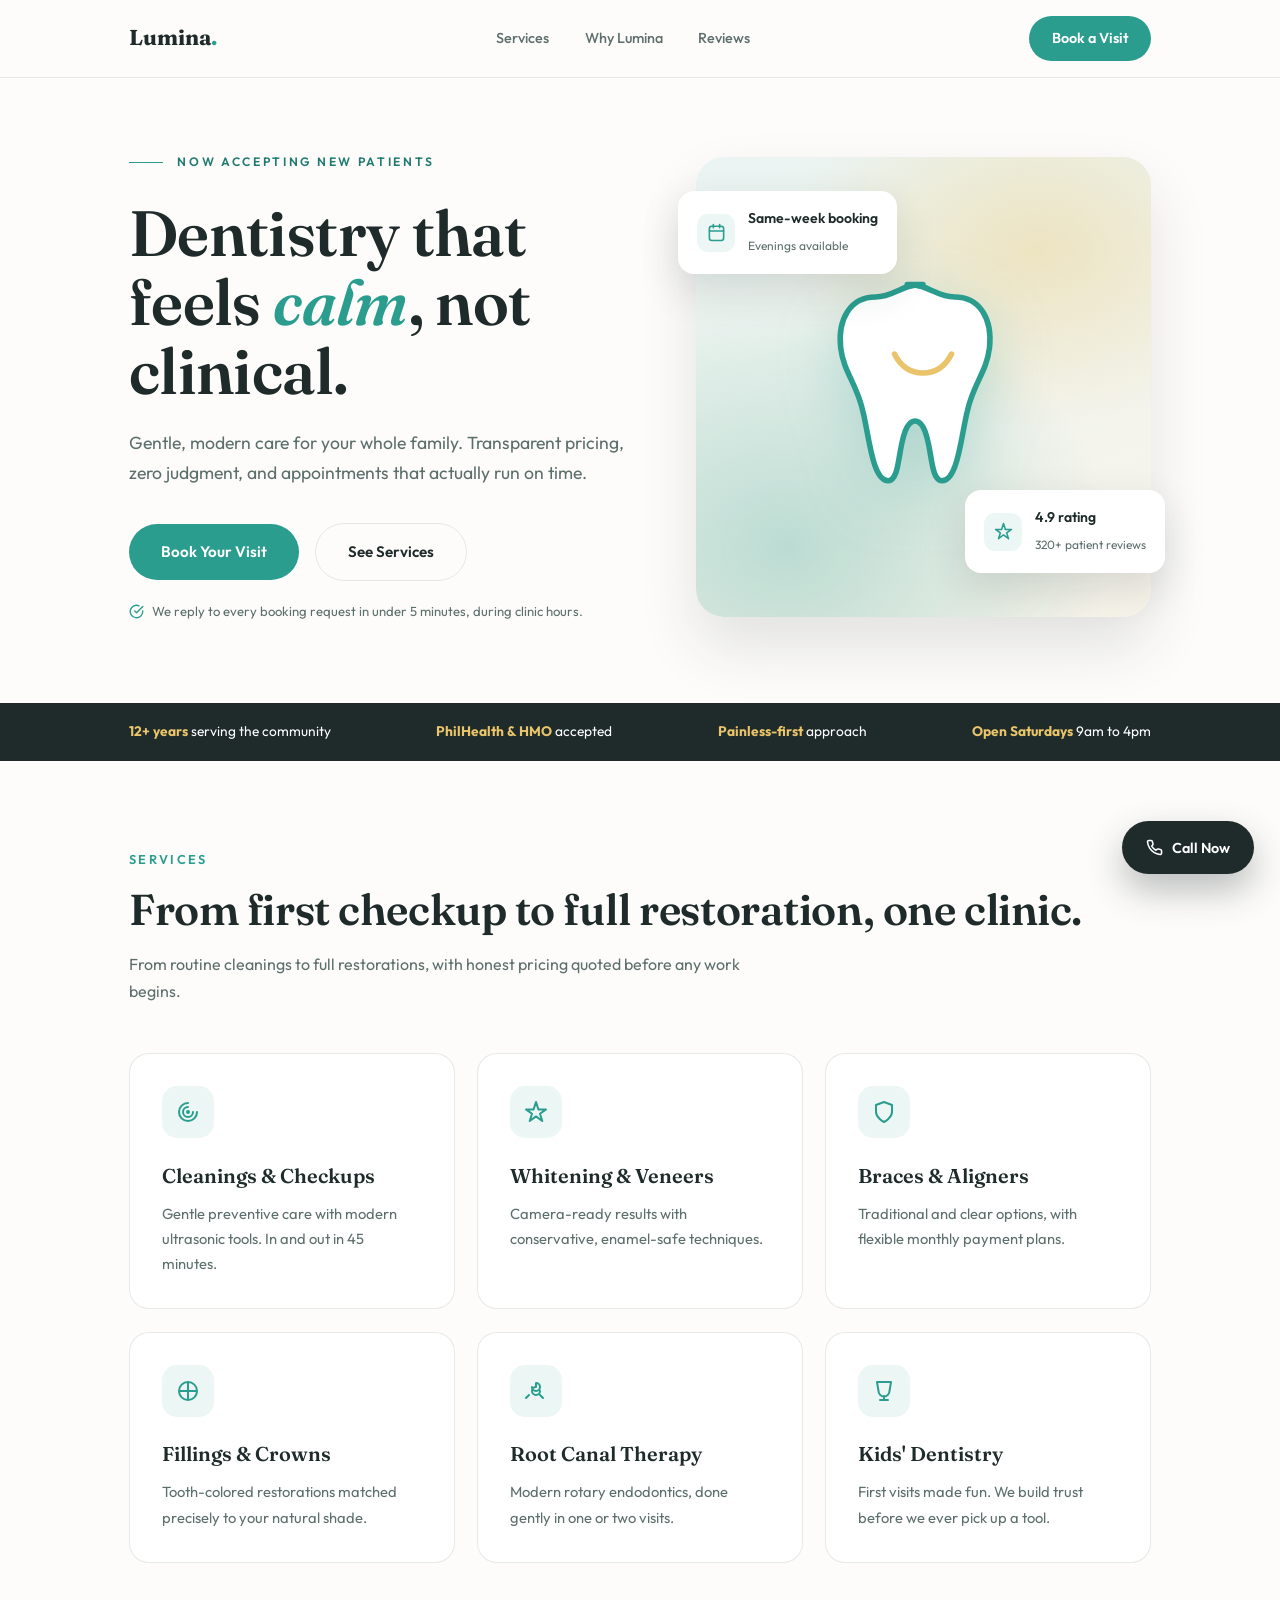
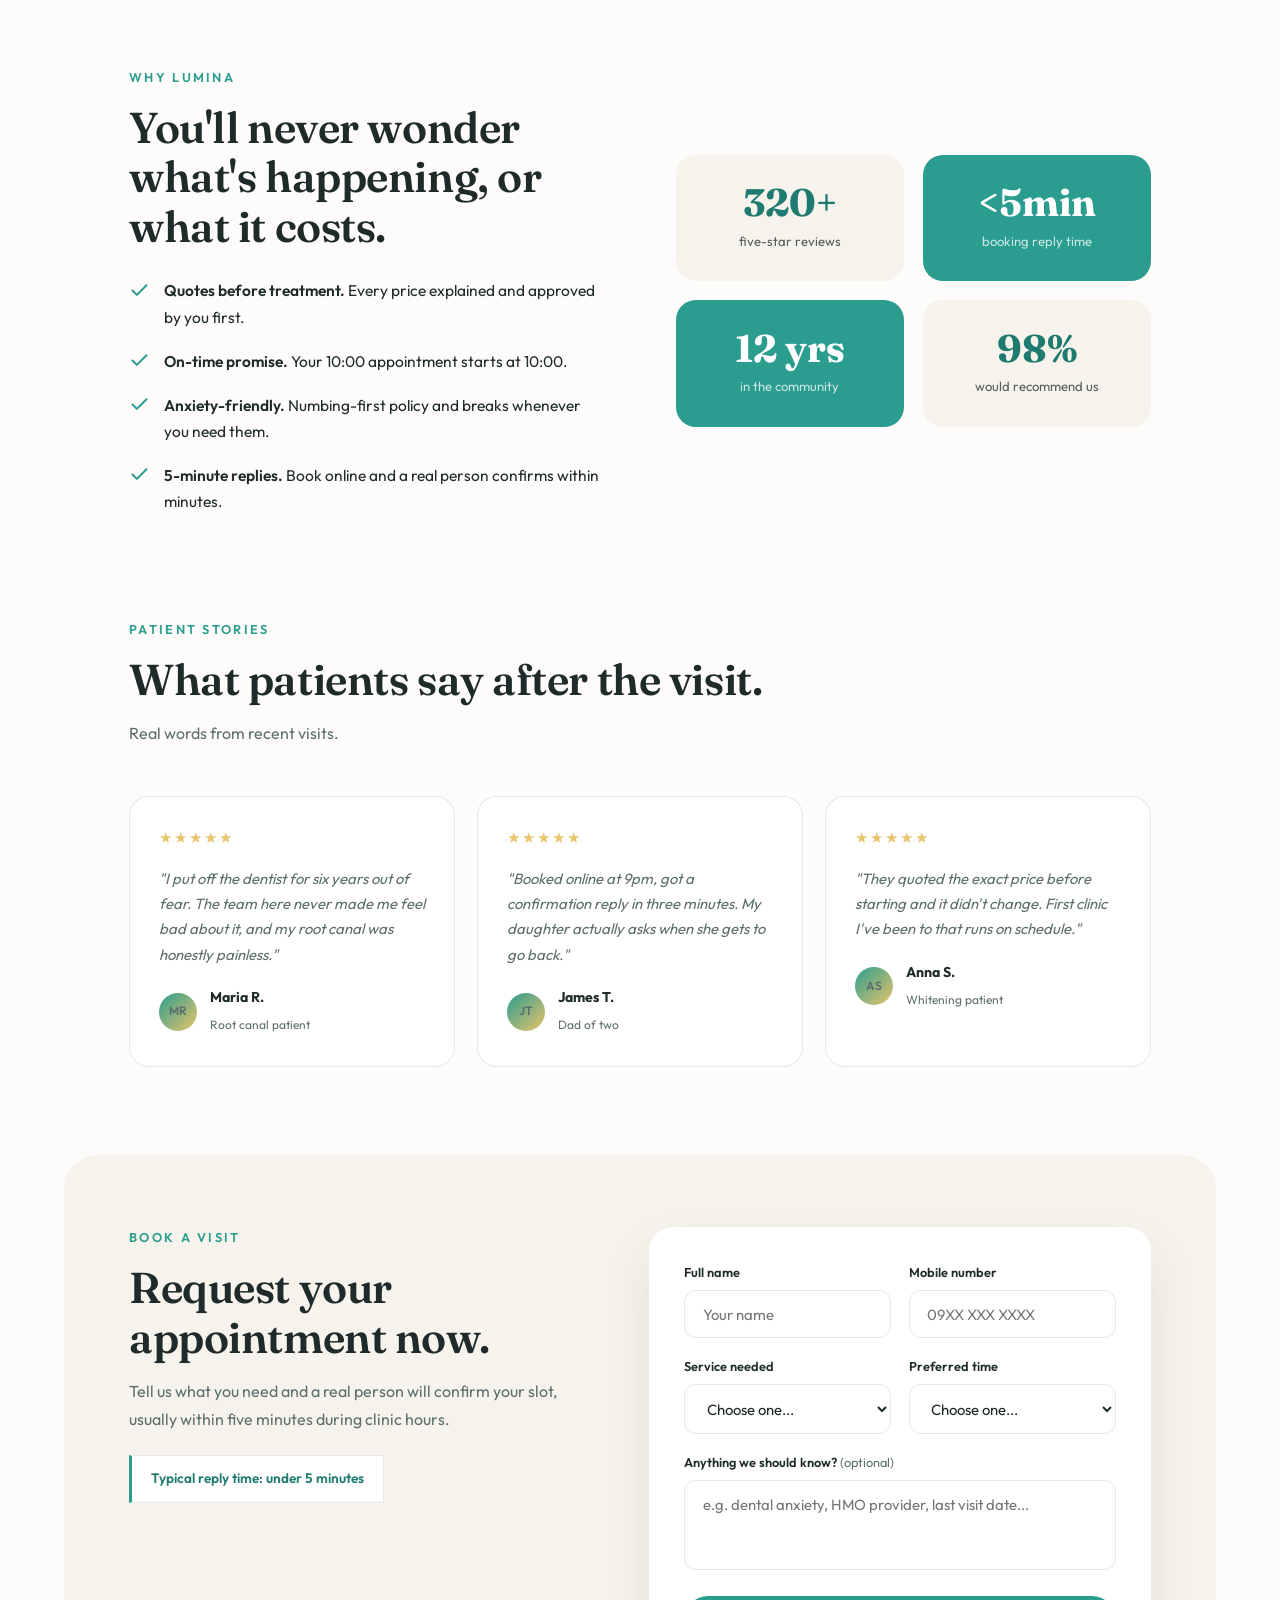
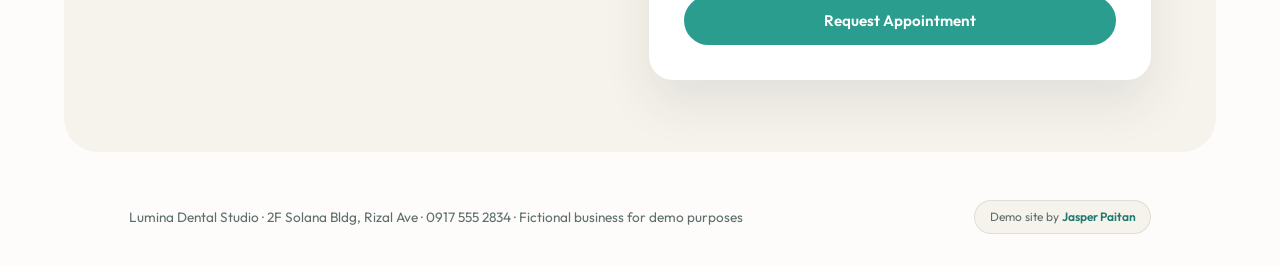
<file: demos/clinic/index.html>
<!DOCTYPE html><html lang="en"><head><meta charset="UTF-8"><meta name="viewport" content="width=device-width,initial-scale=1"><title>Lumina Dental Studio — Gentle, Modern Dentistry</title><meta name="description" content="Demo lead-generation website for a dental clinic. Built by Jasper Paitan."><link rel="icon" href="data:image/svg+xml,%3Csvg xmlns='http://www.w3.org/2000/svg' viewBox='0 0 64 64'%3E%3Crect width='64' height='64' rx='14' fill='%23eef7f6'/%3E%3Ctext x='32' y='44' font-family='Georgia' font-size='30' fill='%232a9d8f' text-anchor='middle'%3EL%3C/text%3E%3C/svg%3E"><link rel="preconnect" href="https://fonts.googleapis.com"><link rel="preconnect" href="https://fonts.gstatic.com" crossorigin><link href="https://fonts.googleapis.com/css2?family=Fraunces:opsz,wght@9..144,400;9..144,600;9..144,700&family=Outfit:wght@300;400;500;600&display=swap" rel="stylesheet"><style>*,::after,::before{box-sizing:border-box;margin:0;padding:0}:root{--bg:#fdfcfa;--cream:#f6f3ec;--ink:#1e2b2a;--soft:#5d6f6d;--teal:#2a9d8f;--teal-d:#1f7a70;--teal-t:rgba(42,157,143,.09);--sand:#e9c46a;--line:rgba(30,43,42,.1);--display:'Fraunces',serif;--body:'Outfit',sans-serif;--out:cubic-bezier(.16,1,.3,1)}html{scroll-behavior:smooth}body{background:var(--bg);color:var(--ink);font-family:var(--body);font-size:16px;line-height:1.7;-webkit-font-smoothing:antialiased}::selection{background:var(--teal);color:#fff}a{text-decoration:none;color:inherit}img{max-width:100%}.wrap{max-width:1150px;margin:0 auto;padding:0 5vw}nav{position:fixed;top:0;left:0;right:0;z-index:100;background:rgba(253,252,250,.92);-webkit-backdrop-filter:blur(14px);backdrop-filter:blur(14px);border-bottom:1px solid var(--line)}.nav-in{max-width:1150px;margin:0 auto;padding:1rem 5vw;display:flex;align-items:center;justify-content:space-between;gap:1rem}.logo{font-family:var(--display);font-weight:700;font-size:1.35rem;color:var(--ink)}.logo span{color:var(--teal)}.nav-links{display:flex;gap:2.2rem;list-style:none;font-size:.9rem;font-weight:500;color:var(--soft)}.nav-links a{transition:color .2s;position:relative}.nav-links a:hover{color:var(--teal)}.nav-cta{background:var(--teal);color:#fff;font-weight:600;font-size:.9rem;padding:.65rem 1.4rem;border-radius:100px;transition:background .2s,transform .2s,box-shadow .2s}.nav-cta:hover{background:var(--teal-d);transform:translateY(-1px);box-shadow:0 8px 20px rgba(42,157,143,.25)}header{padding:9.5rem 0 5rem;position:relative;overflow:hidden}.hero-grid{display:grid;grid-template-columns:1.05fr .95fr;gap:4rem;align-items:center}.badge{display:flex;align-items:center;gap:.9rem;color:var(--teal-d);font-size:.76rem;font-weight:600;letter-spacing:.22em;text-transform:uppercase;margin-bottom:1.6rem}.badge::before{content:'';width:34px;height:1px;background:var(--teal)}h1{font-family:var(--display);font-size:clamp(2.5rem,5.2vw,4rem);font-weight:600;line-height:1.08;letter-spacing:-.01em;margin-bottom:1.4rem}h1 em{font-style:italic;color:var(--teal)}.hero-sub{color:var(--soft);font-size:1.1rem;max-width:46ch;margin-bottom:2.2rem}.cta-row{display:flex;gap:1rem;flex-wrap:wrap;align-items:center}.btn{display:inline-flex;align-items:center;gap:.6rem;font-weight:600;font-size:.95rem;padding:.95rem 2rem;border-radius:100px;transition:all .25s var(--out);cursor:pointer;border:none;font-family:var(--body)}.btn-fill{background:var(--teal);color:#fff}.btn-fill:hover{background:var(--teal-d);transform:translateY(-2px);box-shadow:0 12px 28px rgba(42,157,143,.3)}.btn-ghost{border:1.5px solid var(--line);color:var(--ink);background:0 0}.btn-ghost:hover{border-color:var(--teal);color:var(--teal);transform:translateY(-2px)}.hero-note{font-size:.82rem;color:var(--soft);margin-top:1.2rem;display:flex;align-items:center;gap:.5rem}.hero-note svg{width:15px;height:15px;stroke:var(--teal);fill:none;stroke-width:2.2;stroke-linecap:round;stroke-linejoin:round}.hero-visual{position:relative;height:460px}.hv-main{position:absolute;inset:0;border-radius:28px;background:radial-gradient(420px 300px at 75% 20%,rgba(233,196,106,.35),transparent 60%),radial-gradient(500px 400px at 20% 85%,rgba(42,157,143,.28),transparent 65%),linear-gradient(160deg,#eaf4f2 0,#f8f4ea 100%);overflow:hidden;box-shadow:0 30px 60px rgba(30,43,42,.12)}.hv-tooth{position:absolute;top:50%;left:50%;transform:translate(-50%,-52%);width:190px;height:auto;filter:drop-shadow(0 18px 30px rgba(42,157,143,.25))}.hv-card{position:absolute;background:#fff;border-radius:16px;padding:1rem 1.2rem;box-shadow:0 16px 40px rgba(30,43,42,.14);display:flex;align-items:center;gap:.8rem;animation:float 5s ease-in-out infinite}.hv-card.c1{top:34px;left:-18px}.hv-card.c2{bottom:44px;right:-14px;animation-delay:-2.5s}@keyframes float{50%{transform:translateY(-10px)}}.hv-ic{width:38px;height:38px;border-radius:11px;background:var(--teal-t);display:flex;align-items:center;justify-content:center;flex-shrink:0}.hv-ic svg{width:19px;height:19px;stroke:var(--teal);fill:none;stroke-width:2;stroke-linecap:round;stroke-linejoin:round}.hv-card b{display:block;font-size:.88rem;font-weight:600}.hv-card span{font-size:.75rem;color:var(--soft)}.strip{background:var(--ink);color:#fff;padding:1.1rem 0}.strip-in{max-width:1150px;margin:0 auto;padding:0 5vw;display:flex;justify-content:space-between;gap:2rem;flex-wrap:wrap;font-size:.86rem}.strip b{color:var(--sand)}section{padding:5.5rem 0}.kicker{font-size:.8rem;font-weight:600;letter-spacing:.18em;text-transform:uppercase;color:var(--teal);margin-bottom:.9rem}h2{font-family:var(--display);font-size:clamp(1.9rem,3.6vw,2.7rem);font-weight:600;line-height:1.15;margin-bottom:1rem;letter-spacing:-.01em}.sec-sub{color:var(--soft);max-width:56ch;margin-bottom:3rem}.svc-grid{display:grid;grid-template-columns:repeat(3,1fr);gap:1.4rem}.svc{background:#fff;border:1px solid var(--line);border-radius:20px;padding:2rem;transition:transform .3s var(--out),box-shadow .3s var(--out)}.svc:hover{transform:translateY(-6px);box-shadow:0 22px 44px rgba(30,43,42,.1)}.svc-ic{width:52px;height:52px;border-radius:15px;background:var(--teal-t);display:flex;align-items:center;justify-content:center;margin-bottom:1.3rem}.svc-ic svg{width:24px;height:24px;stroke:var(--teal);fill:none;stroke-width:2;stroke-linecap:round;stroke-linejoin:round}.svc h3{font-family:var(--display);font-size:1.25rem;font-weight:600;margin-bottom:.5rem}.svc p{font-size:.92rem;color:var(--soft)}.split{display:grid;grid-template-columns:1fr 1fr;gap:4.5rem;align-items:center}.check-list{list-style:none;display:flex;flex-direction:column;gap:1.1rem;margin-top:1.6rem}.check-list li{display:flex;gap:.9rem;align-items:flex-start;font-size:.97rem}.check-list svg{width:21px;height:21px;stroke:var(--teal);fill:none;stroke-width:2.4;stroke-linecap:round;stroke-linejoin:round;flex-shrink:0;margin-top:.15rem}.check-list b{font-weight:600}.stat-cards{display:grid;grid-template-columns:1fr 1fr;gap:1.2rem}.stat{background:var(--cream);border-radius:20px;padding:1.8rem;text-align:center;min-width:0}.stat.alt{background:var(--teal);color:#fff}.stat .n{font-family:var(--display);font-size:clamp(1.5rem,6.5vw,2.4rem);font-weight:700;line-height:1}.stat.alt .n{color:#fff}.stat .n{color:var(--teal-d)}.stat span{font-size:.82rem;color:inherit;opacity:.75;display:block;margin-top:.5rem}.rev-grid{display:grid;grid-template-columns:repeat(3,1fr);gap:1.4rem}.rev{background:#fff;border:1px solid var(--line);border-radius:20px;padding:1.8rem}.stars{color:var(--sand);letter-spacing:2px;margin-bottom:.9rem;font-size:.95rem}.rev p{font-size:.93rem;color:var(--soft);font-style:italic;margin-bottom:1.2rem}.rev-by{display:flex;align-items:center;gap:.8rem}.avatar{width:38px;height:38px;border-radius:50%;background:linear-gradient(135deg,var(--teal),var(--sand));display:flex;align-items:center;justify-content:center;color:#fff;font-weight:600;font-size:.85rem}.rev-by b{font-size:.88rem;display:block}.rev-by span{font-size:.75rem;color:var(--soft)}#book{background:var(--cream);border-radius:34px;margin:0 5vw}.book-in{max-width:1150px;margin:0 auto;padding:4.5rem 5vw;display:grid;grid-template-columns:1fr 1.1fr;gap:4rem;align-items:start}.reply-badge{display:inline-block;background:#fff;border:1px solid var(--line);border-left:3px solid var(--teal);padding:.7rem 1.2rem;font-size:.85rem;font-weight:600;color:var(--teal-d);margin-top:1.4rem}form{display:flex;flex-direction:column;gap:1.1rem;background:#fff;border-radius:24px;padding:2.2rem;box-shadow:0 24px 50px rgba(30,43,42,.09)}.f-row{display:grid;grid-template-columns:1fr 1fr;gap:1.1rem}label{font-size:.8rem;font-weight:600;display:block;margin-bottom:.4rem}input,select,textarea{width:100%;font-family:var(--body);font-size:.93rem;padding:.85rem 1.1rem;border:1.5px solid var(--line);border-radius:12px;outline:0;background:#fff;transition:border-color .2s,box-shadow .2s;color:var(--ink)}input:focus,select:focus,textarea:focus{border-color:var(--teal);box-shadow:0 0 0 4px rgba(42,157,143,.12)}textarea{height:90px;resize:none}.f-ok{display:none;background:var(--teal-t);border:1px solid rgba(42,157,143,.3);color:var(--teal-d);border-radius:12px;padding:.9rem 1.1rem;font-size:.9rem;align-items:center;gap:.6rem}.f-ok svg{width:18px;height:18px;stroke:var(--teal);fill:none;stroke-width:2.4;stroke-linecap:round;stroke-linejoin:round;flex-shrink:0}footer{padding:3rem 0 2rem;color:var(--soft);font-size:.85rem}.foot-in{max-width:1150px;margin:0 auto;padding:0 5vw;display:flex;justify-content:space-between;gap:1.5rem;flex-wrap:wrap;align-items:center}.demo-tag{font-size:.75rem;background:var(--cream);border:1px solid var(--line);border-radius:100px;padding:.35rem .9rem}.demo-tag a{color:var(--teal-d);font-weight:600}.float-call{position:fixed;bottom:1.6rem;right:1.6rem;z-index:90;display:flex;align-items:center;gap:.6rem;background:var(--ink);color:#fff;font-weight:600;font-size:.9rem;padding:.9rem 1.5rem;border-radius:100px;box-shadow:0 16px 36px rgba(30,43,42,.3);transition:transform .25s var(--out)}.float-call:hover{transform:translateY(-3px)}.float-call.away{opacity:0;pointer-events:none;transform:translateY(14px)}.float-call{transition:transform .25s var(--out),opacity .3s}@media(max-width:480px){.float-call{width:54px;height:54px;padding:0;justify-content:center;bottom:1.1rem;right:1.1rem}.float-call .fc-label{display:none}.float-call svg{width:20px;height:20px}}.float-call svg{width:17px;height:17px;stroke:#fff;fill:none;stroke-width:2.2;stroke-linecap:round;stroke-linejoin:round}.rv{opacity:0;transform:translateY(24px);transition:opacity .7s var(--out),transform .7s var(--out)}.rv.on{opacity:1;transform:none}@media(prefers-reduced-motion:reduce){.rv{opacity:1;transform:none;transition:none}.hv-card{animation:none}}@media(max-width:900px){.nav-links{gap:1rem;font-size:.78rem}.nav-links a{padding:.6rem .1rem}.nav-cta{display:none}.foot-in span a,footer a{display:inline-block;padding:.4rem .15rem}.book-in,.hero-grid,.split{grid-template-columns:1fr;gap:2.5rem}.hero-visual{height:360px}.rev-grid,.svc-grid{grid-template-columns:1fr}.f-row{grid-template-columns:1fr}header{padding-top:7.5rem}}@media(max-width:480px){.nav-in{padding:.8rem 4vw;gap:.6rem}.logo{font-size:1.15rem}.nav-links{gap:.7rem;font-size:.72rem}.stat-cards{gap:.8rem}.stat{padding:1.2rem .9rem}}</style></head><body><nav><div class="nav-in"><a href="#" class="logo">Lumina<span>.</span></a><ul class="nav-links"><li><a href="#services">Services</a></li><li><a href="#why">Why Lumina</a></li><li><a href="#reviews">Reviews</a></li></ul><a href="#book" class="nav-cta">Book a Visit</a></div></nav><header><div class="wrap hero-grid"><div><span class="badge">Now accepting new patients</span><h1>Dentistry that feels <em>calm</em>, not clinical.</h1><p class="hero-sub">Gentle, modern care for your whole family. Transparent pricing, zero judgment, and appointments that actually run on time.</p><div class="cta-row"><a href="#book" class="btn btn-fill">Book Your Visit</a> <a href="#services" class="btn btn-ghost">See Services</a></div><p class="hero-note"><svg viewBox="0 0 24 24"><path d="M22 11.08V12a10 10 0 1 1-5.93-9.14"/><path d="M22 4L12 14.01l-3-3"/></svg> We reply to every booking request in under 5 minutes, during clinic hours.</p></div><div class="hero-visual"><div class="hv-main"><svg class="hv-tooth" viewBox="0 0 120 140" xmlns="http://www.w3.org/2000/svg"><path d="M60 8c-14 0-18 8-30 8C14 16 6 30 8 48c2 16 10 22 14 40 4 16 6 44 16 44 8 0 6-24 12-34 3-5 7-5 10 0 6 10 4 34 12 34 10 0 12-28 16-44 4-18 12-24 14-40 2-18-6-32-22-32-12 0-16-8-30-8z" fill="#ffffff" stroke="#2a9d8f" stroke-width="3.5" stroke-linejoin="round"/><path d="M42 52c4 8 10 12 18 12s14-4 18-12" fill="none" stroke="#e9c46a" stroke-width="3.5" stroke-linecap="round"/></svg></div><div class="hv-card c1"><span class="hv-ic"><svg viewBox="0 0 24 24"><rect x="3" y="4" width="18" height="18" rx="3"/><path d="M16 2v4M8 2v4M3 10h18"/></svg></span><div><b>Same-week booking</b><span>Evenings available</span></div></div><div class="hv-card c2"><span class="hv-ic"><svg viewBox="0 0 24 24"><path d="M12 2l2.4 7.4H22l-6 4.4 2.3 7.2-6.3-4.6L5.7 21l2.3-7.2-6-4.4h7.6z"/></svg></span><div><b>4.9 rating</b><span>320+ patient reviews</span></div></div></div></div></header><div class="strip"><div class="strip-in"><span><b>12+ years</b> serving the community</span> <span><b>PhilHealth &amp; HMO</b> accepted</span> <span><b>Painless-first</b> approach</span> <span><b>Open Saturdays</b> 9am to 4pm</span></div></div><section id="services"><div class="wrap"><p class="kicker rv">Services</p><h2 class="rv">From first checkup to full restoration, one clinic.</h2><p class="sec-sub rv">From routine cleanings to full restorations, with honest pricing quoted before any work begins.</p><div class="svc-grid"><div class="svc rv"><span class="svc-ic"><svg viewBox="0 0 24 24"><path d="M12 3a9 9 0 1 0 9 9"/><path d="M12 7a5 5 0 1 0 5 5"/><circle cx="12" cy="12" r="1"/></svg></span><h3>Cleanings &amp; Checkups</h3><p>Gentle preventive care with modern ultrasonic tools. In and out in 45 minutes.</p></div><div class="svc rv"><span class="svc-ic"><svg viewBox="0 0 24 24"><path d="M12 2l2.4 7.4H22l-6 4.4 2.3 7.2-6.3-4.6L5.7 21l2.3-7.2-6-4.4h7.6z"/></svg></span><h3>Whitening &amp; Veneers</h3><p>Camera-ready results with conservative, enamel-safe techniques.</p></div><div class="svc rv"><span class="svc-ic"><svg viewBox="0 0 24 24"><path d="M12 22s8-4 8-10V5l-8-3-8 3v7c0 6 8 10 8 10z"/></svg></span><h3>Braces &amp; Aligners</h3><p>Traditional and clear options, with flexible monthly payment plans.</p></div><div class="svc rv"><span class="svc-ic"><svg viewBox="0 0 24 24"><path d="M4 12h16M12 4v16"/><circle cx="12" cy="12" r="9"/></svg></span><h3>Fillings &amp; Crowns</h3><p>Tooth-colored restorations matched precisely to your natural shade.</p></div><div class="svc rv"><span class="svc-ic"><svg viewBox="0 0 24 24"><path d="M12 8V4m0 4a4 4 0 1 0 4 4m-4-8a4 4 0 1 1-4 4m8 8l3 3m-14-3l-3 3"/></svg></span><h3>Root Canal Therapy</h3><p>Modern rotary endodontics, done gently in one or two visits.</p></div><div class="svc rv"><span class="svc-ic"><svg viewBox="0 0 24 24"><path d="M8 21h8m-4-4v4M5 3h14l-1.5 9a5.5 5.5 0 0 1-11 0z"/></svg></span><h3>Kids' Dentistry</h3><p>First visits made fun. We build trust before we ever pick up a tool.</p></div></div></div></section><section id="why" style="padding-top:1rem"><div class="wrap split"><div><p class="kicker rv">Why Lumina</p><h2 class="rv">You'll never wonder what's happening, or what it costs.</h2><ul class="check-list"><li class="rv"><svg viewBox="0 0 24 24"><path d="M20 6L9 17l-5-5"/></svg><span><b>Quotes before treatment.</b> Every price explained and approved by you first.</span></li><li class="rv"><svg viewBox="0 0 24 24"><path d="M20 6L9 17l-5-5"/></svg><span><b>On-time promise.</b> Your 10:00 appointment starts at 10:00.</span></li><li class="rv"><svg viewBox="0 0 24 24"><path d="M20 6L9 17l-5-5"/></svg><span><b>Anxiety-friendly.</b> Numbing-first policy and breaks whenever you need them.</span></li><li class="rv"><svg viewBox="0 0 24 24"><path d="M20 6L9 17l-5-5"/></svg><span><b>5-minute replies.</b> Book online and a real person confirms within minutes.</span></li></ul></div><div class="stat-cards"><div class="stat rv"><div class="n">320+</div><span>five-star reviews</span></div><div class="stat alt rv"><div class="n">&lt;5min</div><span>booking reply time</span></div><div class="stat alt rv"><div class="n">12 yrs</div><span>in the community</span></div><div class="stat rv"><div class="n">98%</div><span>would recommend us</span></div></div></div></section><section id="reviews" style="padding-top:1rem"><div class="wrap"><p class="kicker rv">Patient stories</p><h2 class="rv">What patients say after the visit.</h2><p class="sec-sub rv">Real words from recent visits.</p><div class="rev-grid"><div class="rev rv"><div class="stars">★★★★★</div><p>"I put off the dentist for six years out of fear. The team here never made me feel bad about it, and my root canal was honestly painless."</p><div class="rev-by"><span class="avatar">MR</span><div><b>Maria R.</b><span>Root canal patient</span></div></div></div><div class="rev rv"><div class="stars">★★★★★</div><p>"Booked online at 9pm, got a confirmation reply in three minutes. My daughter actually asks when she gets to go back."</p><div class="rev-by"><span class="avatar">JT</span><div><b>James T.</b><span>Dad of two</span></div></div></div><div class="rev rv"><div class="stars">★★★★★</div><p>"They quoted the exact price before starting and it didn't change. First clinic I've been to that runs on schedule."</p><div class="rev-by"><span class="avatar">AS</span><div><b>Anna S.</b><span>Whitening patient</span></div></div></div></div></div></section><section id="book" style="padding:0"><div class="book-in"><div><p class="kicker rv">Book a visit</p><h2 class="rv">Request your appointment now.</h2><p class="sec-sub rv" style="margin-bottom:0">Tell us what you need and a real person will confirm your slot, usually within five minutes during clinic hours.</p><span class="reply-badge rv">Typical reply time: under 5 minutes</span></div><form id="leadform" class="rv"><div class="f-row"><div><label for="name">Full name</label><input id="name" type="text" placeholder="Your name" required></div><div><label for="phone">Mobile number</label><input id="phone" type="tel" placeholder="09XX XXX XXXX" required></div></div><div class="f-row"><div><label for="svc">Service needed</label> <select id="svc" required><option value="">Choose one...</option><option>Cleaning / Checkup</option><option>Whitening / Veneers</option><option>Braces / Aligners</option><option>Toothache / Emergency</option><option>Kids' visit</option><option>Something else</option></select></div><div><label for="time">Preferred time</label> <select id="time" required><option value="">Choose one...</option><option>Weekday morning</option><option>Weekday afternoon</option><option>Weekday evening</option><option>Saturday</option></select></div></div><div><label for="msg">Anything we should know? <span style="color:var(--soft);font-weight:400">(optional)</span></label><textarea id="msg" placeholder="e.g. dental anxiety, HMO provider, last visit date..."></textarea></div><button type="submit" class="btn btn-fill" style="justify-content:center">Request Appointment</button><div class="f-ok" id="fok"><svg viewBox="0 0 24 24"><path d="M20 6L9 17l-5-5"/></svg><span><b>Request received.</b> We'll text you a confirmation shortly. (Demo form, no data is sent.)</span></div></form></div></section><footer><div class="foot-in"><span>Lumina Dental Studio · 2F Solana Bldg, Rizal Ave · 0917 555 2834 · Fictional business for demo purposes</span> <span class="demo-tag">Demo site by <a href="https://jasper-0918.github.io/" target="_blank" rel="noopener">Jasper Paitan</a></span></div></footer><a class="float-call" href="tel:+639175552834" aria-label="Call the clinic"><svg viewBox="0 0 24 24"><path d="M22 16.92v3a2 2 0 0 1-2.18 2 19.79 19.79 0 0 1-8.63-3.07 19.5 19.5 0 0 1-6-6 19.79 19.79 0 0 1-3.07-8.67A2 2 0 0 1 4.11 2h3a2 2 0 0 1 2 1.72c.13.96.36 1.9.7 2.81a2 2 0 0 1-.45 2.11L8.09 9.91a16 16 0 0 0 6 6l1.27-1.27a2 2 0 0 1 2.11-.45c.91.34 1.85.57 2.81.7A2 2 0 0 1 22 16.92z"/></svg> <span class="fc-label">Call Now</span></a><script>const io=new IntersectionObserver(e=>{e.forEach(e=>{e.isIntersecting&&(e.target.classList.add("on"),io.unobserve(e.target))})},{threshold:.06});document.querySelectorAll(".rv").forEach(e=>io.observe(e));const fc=document.querySelector(".float-call"),fcio=new IntersectionObserver(e=>{e.forEach(e=>fc.classList.toggle("away",e.isIntersecting))},{threshold:.12});fcio.observe(document.getElementById("book")),document.getElementById("leadform").addEventListener("submit",function(e){e.preventDefault(),document.getElementById("fok").style.display="flex",this.reset()})</script></body></html>
</file>
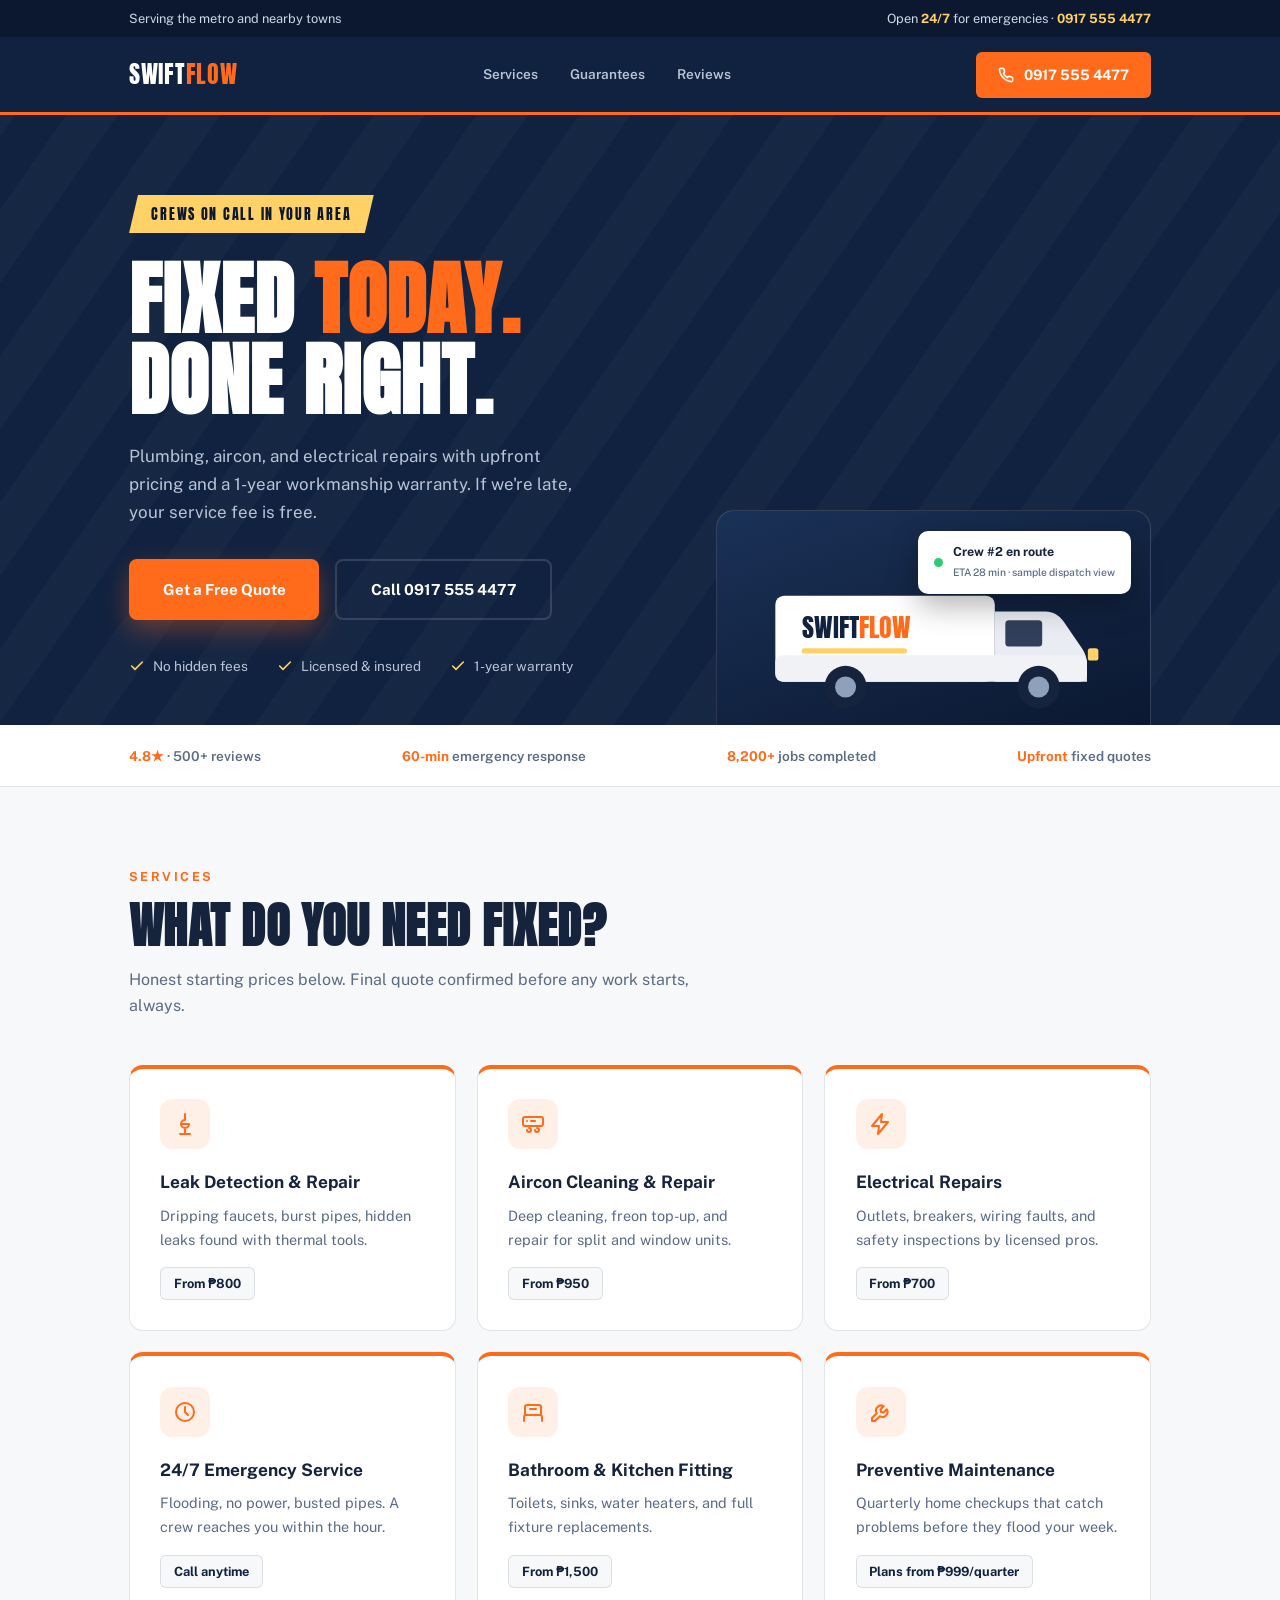
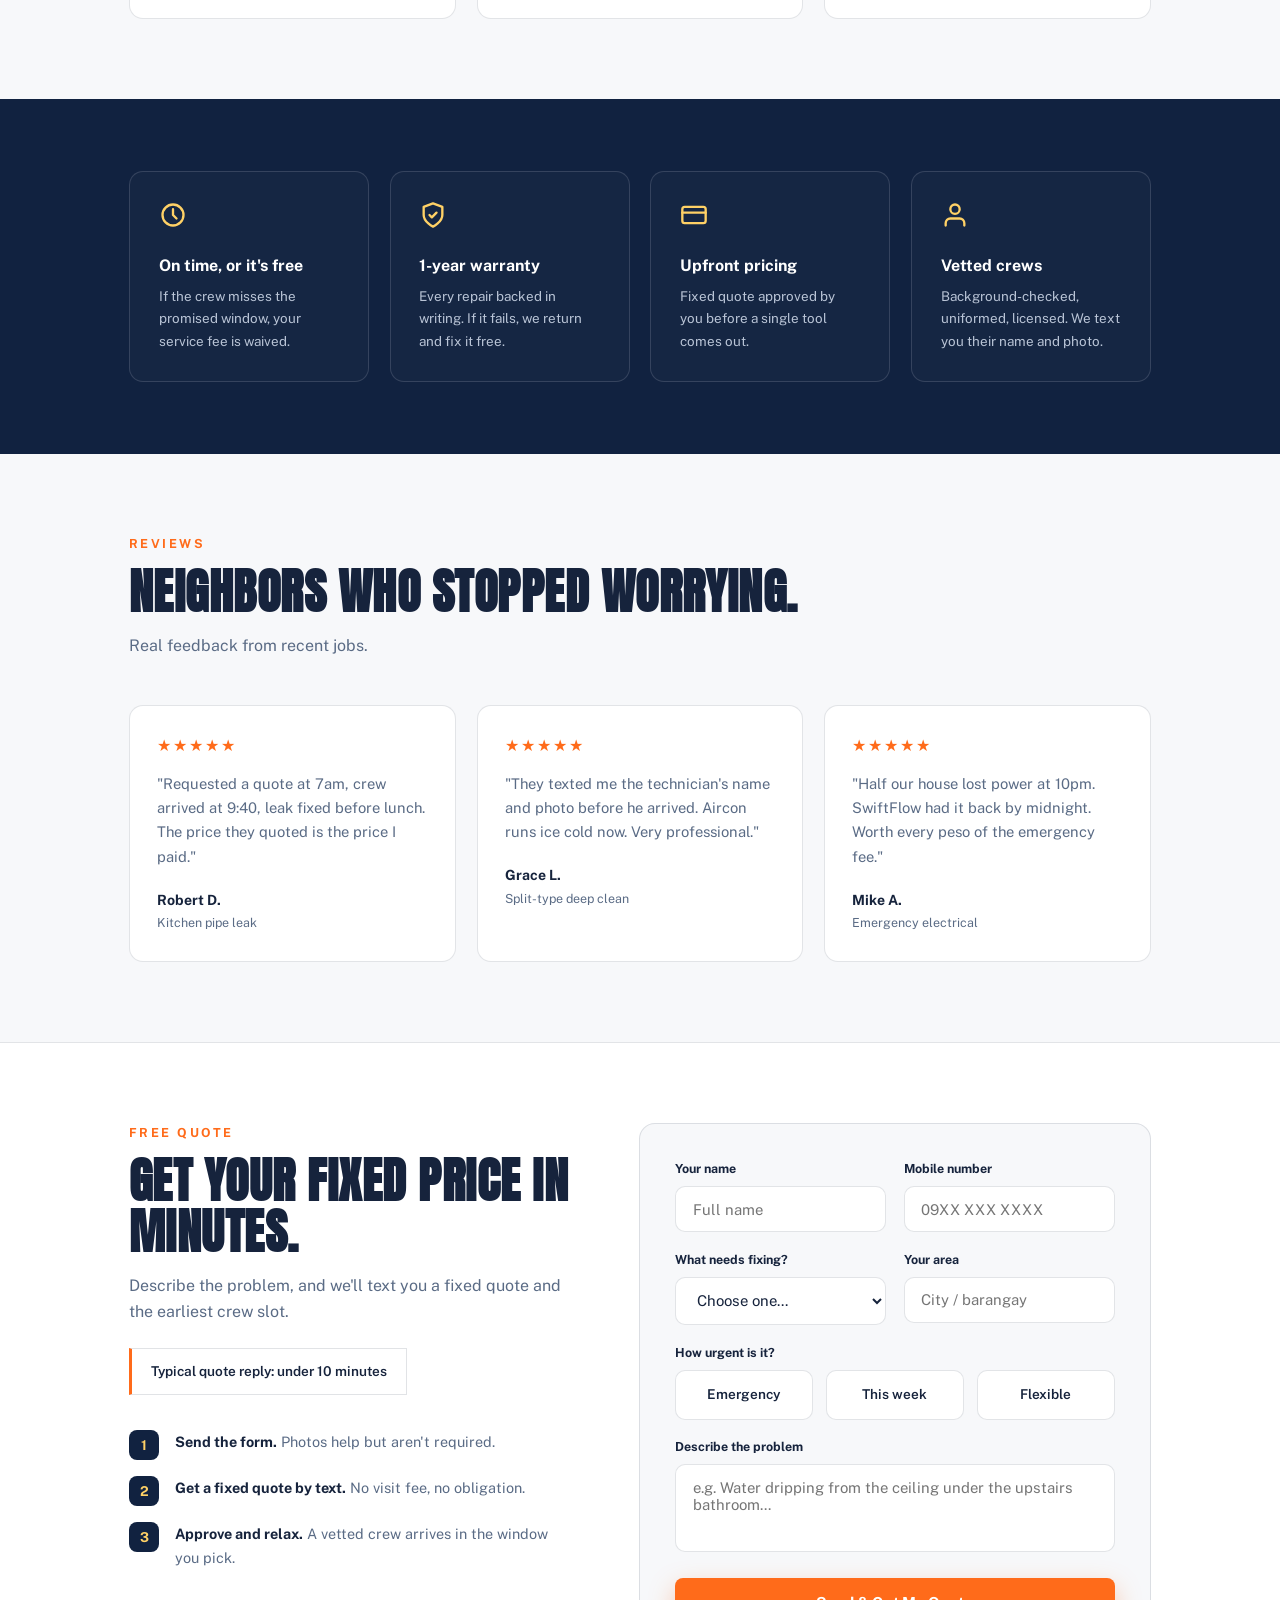
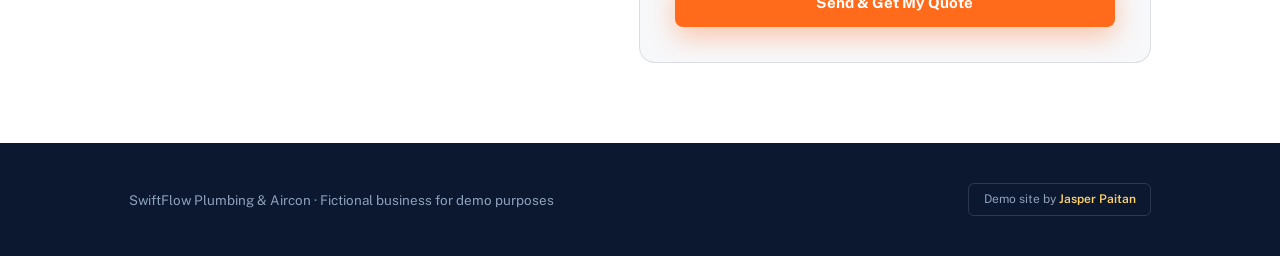
<file: demos/homeservices/index.html>
<!DOCTYPE html><html lang="en"><head><meta charset="UTF-8"><meta name="viewport" content="width=device-width,initial-scale=1"><title>SwiftFlow Plumbing &amp; Aircon — Fixed Today, Done Right</title><meta name="description" content="Demo lead-generation website for a home services business. Built by Jasper Paitan."><link rel="icon" href="data:image/svg+xml,%3Csvg xmlns='http://www.w3.org/2000/svg' viewBox='0 0 64 64'%3E%3Crect width='64' height='64' rx='10' fill='%23112240'/%3E%3Ctext x='32' y='46' font-family='Arial Black' font-size='34' font-weight='900' fill='%23ff6b1a' text-anchor='middle'%3ES%3C/text%3E%3C/svg%3E"><link rel="preconnect" href="https://fonts.googleapis.com"><link rel="preconnect" href="https://fonts.gstatic.com" crossorigin><link href="https://fonts.googleapis.com/css2?family=Anton&family=Public+Sans:wght@400;500;600;700&display=swap" rel="stylesheet"><style>*,::after,::before{box-sizing:border-box;margin:0;padding:0}:root{--navy:#112240;--navy-d:#0b1830;--navy-l:#1a3157;--paper:#f7f8fa;--ink:#16233c;--soft:#5a6b85;--orange:#ff6b1a;--orange-d:#e55a0d;--orange-t:rgba(255,107,26,.1);--yellow:#ffd166;--line:rgba(22,35,60,.12);--line-l:rgba(247,248,250,.14);--display:'Anton',sans-serif;--body:'Public Sans',sans-serif;--out:cubic-bezier(.16,1,.3,1)}html{scroll-behavior:smooth}body{background:var(--paper);color:var(--ink);font-family:var(--body);font-size:16px;line-height:1.65;-webkit-font-smoothing:antialiased}::selection{background:var(--orange);color:#fff}a{text-decoration:none;color:inherit}.wrap{max-width:1150px;margin:0 auto;padding:0 5vw}.topbar{background:var(--navy-d);color:#cfd8e8;font-size:.8rem;padding:.5rem 0}.topbar-in{max-width:1150px;margin:0 auto;padding:0 5vw;display:flex;justify-content:space-between;gap:1rem;flex-wrap:wrap}.topbar b{color:var(--yellow)}nav{position:sticky;top:0;z-index:100;background:var(--navy);border-bottom:3px solid var(--orange)}.nav-in{max-width:1150px;margin:0 auto;padding:.9rem 5vw;display:flex;align-items:center;justify-content:space-between;gap:1rem}.logo{font-family:var(--display);font-size:1.5rem;color:#fff;letter-spacing:.03em;text-transform:uppercase}.logo span{color:var(--orange)}.nav-links{display:flex;gap:2rem;list-style:none;font-size:.85rem;font-weight:600;color:#b9c4d6}.nav-links a{transition:color .2s}.nav-links a:hover{color:var(--yellow)}.nav-call{display:inline-flex;align-items:center;gap:.6rem;background:var(--orange);color:#fff;font-weight:700;font-size:.9rem;padding:.7rem 1.4rem;border-radius:6px;transition:background .2s,transform .2s}.nav-call:hover{background:var(--orange-d);transform:translateY(-1px)}.nav-call svg{width:16px;height:16px;stroke:#fff;fill:none;stroke-width:2.4;stroke-linecap:round;stroke-linejoin:round}header{background:var(--navy);color:#fff;position:relative;overflow:hidden;padding:5rem 0 0}.hero-stripes{position:absolute;inset:0;background:repeating-linear-gradient(-55deg,transparent 0 42px,rgba(255,255,255,.022) 42px 84px)}.hero-grid{position:relative;z-index:2;max-width:1150px;margin:0 auto;padding:0 5vw;display:grid;grid-template-columns:1.1fr .9fr;gap:3.5rem;align-items:center}.avail{display:inline-block;background:var(--yellow);color:var(--navy-d);font-family:var(--display);font-size:.9rem;letter-spacing:.12em;text-transform:uppercase;padding:.5rem 1.4rem .4rem;margin-bottom:1.6rem;clip-path:polygon(9px 0,100% 0,calc(100% - 9px) 100%,0 100%)}h1{font-family:var(--display);font-size:clamp(2.8rem,6.4vw,5rem);line-height:1.02;letter-spacing:.01em;text-transform:uppercase;margin-bottom:1.3rem}h1 em{font-style:normal;color:var(--orange)}.hero-sub{color:#b9c4d6;font-size:1.06rem;max-width:46ch;margin-bottom:2rem}.btn{display:inline-flex;align-items:center;gap:.6rem;font-weight:700;font-size:.95rem;padding:1rem 2.1rem;border-radius:8px;cursor:pointer;border:none;font-family:var(--body);transition:all .22s var(--out)}.btn-orange{background:var(--orange);color:#fff;box-shadow:0 10px 26px rgba(255,107,26,.35)}.btn-orange:hover{background:var(--orange-d);transform:translateY(-2px)}.btn-ghost{border:2px solid var(--line-l);color:#fff;background:0 0}.btn-ghost:hover{border-color:var(--yellow);color:var(--yellow);transform:translateY(-2px)}.cta-row{display:flex;gap:1rem;flex-wrap:wrap}.hero-points{display:flex;gap:1.8rem;flex-wrap:wrap;margin:2.2rem 0 3rem;font-size:.85rem;color:#b9c4d6}.hero-points span{display:flex;align-items:center;gap:.5rem}.hero-points svg{width:16px;height:16px;stroke:var(--yellow);fill:none;stroke-width:2.4;stroke-linecap:round;stroke-linejoin:round}.hero-visual{position:relative;align-self:end}.van-stage{background:linear-gradient(160deg,var(--navy-l),var(--navy-d));border:1px solid var(--line-l);border-bottom:none;border-radius:18px 18px 0 0;padding:2.4rem 2rem 0;position:relative}.eta-chip{position:absolute;top:1.2rem;right:1.2rem;background:#fff;color:var(--ink);border-radius:10px;padding:.7rem 1rem;font-size:.78rem;font-weight:600;box-shadow:0 12px 30px rgba(0,0,0,.3);display:flex;align-items:center;gap:.6rem;animation:float 4.5s ease-in-out infinite}@keyframes float{50%{transform:translateY(-8px)}}.eta-chip .dot{width:9px;height:9px;border-radius:50%;background:#2ecc71;flex-shrink:0}.eta-chip b{display:block}.eta-chip small{color:var(--soft);font-weight:500}.trust{background:#fff;border-bottom:1px solid var(--line)}.trust-in{max-width:1150px;margin:0 auto;padding:1.2rem 5vw;display:flex;justify-content:space-between;gap:1.5rem;flex-wrap:wrap;font-size:.85rem;font-weight:600;color:var(--soft)}.trust-in b{color:var(--orange)}section{padding:5rem 0}.kicker{font-size:.78rem;font-weight:700;letter-spacing:.2em;text-transform:uppercase;color:var(--orange);margin-bottom:.8rem}h2{font-family:var(--display);font-size:clamp(1.9rem,4vw,3rem);line-height:1.05;text-transform:uppercase;letter-spacing:.01em;margin-bottom:1rem}.sec-sub{color:var(--soft);max-width:56ch;margin-bottom:2.8rem}.svc-grid{display:grid;grid-template-columns:repeat(3,1fr);gap:1.3rem}.svc{background:#fff;border:1px solid var(--line);border-radius:14px;padding:1.9rem;border-top:4px solid var(--orange);transition:transform .28s var(--out),box-shadow .28s var(--out)}.svc:hover{transform:translateY(-6px);box-shadow:0 20px 40px rgba(22,35,60,.12)}.svc-ic{width:50px;height:50px;border-radius:12px;background:var(--orange-t);display:flex;align-items:center;justify-content:center;margin-bottom:1.2rem}.svc-ic svg{width:24px;height:24px;stroke:var(--orange);fill:none;stroke-width:2;stroke-linecap:round;stroke-linejoin:round}.svc h3{font-size:1.08rem;font-weight:700;margin-bottom:.45rem}.svc p{font-size:.9rem;color:var(--soft)}.svc .from{display:inline-block;margin-top:1rem;font-size:.8rem;font-weight:700;color:var(--navy);background:var(--paper);border:1px solid var(--line);border-radius:6px;padding:.3rem .8rem}.band{background:var(--navy);color:#fff;padding:4.5rem 0}.band-grid{max-width:1150px;margin:0 auto;padding:0 5vw;display:grid;grid-template-columns:repeat(4,1fr);gap:1.3rem}.gua{border:1px solid var(--line-l);border-radius:14px;padding:1.8rem;background:rgba(255,255,255,.02)}.gua svg{width:28px;height:28px;stroke:var(--yellow);fill:none;stroke-width:2;stroke-linecap:round;stroke-linejoin:round;margin-bottom:1rem}.gua b{display:block;font-size:1rem;margin-bottom:.35rem}.gua p{font-size:.84rem;color:#b9c4d6}.rev-grid{display:grid;grid-template-columns:repeat(3,1fr);gap:1.3rem}.rev{background:#fff;border:1px solid var(--line);border-radius:14px;padding:1.7rem}.stars{color:var(--orange);letter-spacing:2px;margin-bottom:.8rem}.rev p{font-size:.92rem;color:var(--soft);margin-bottom:1.1rem}.rev b{font-size:.88rem}.rev span{font-size:.78rem;color:var(--soft);display:block}#quote{background:#fff;border-top:1px solid var(--line)}.q-grid{display:grid;grid-template-columns:1fr 1.15fr;gap:4rem;align-items:start}.reply-badge{display:inline-block;background:#fff;border:1px solid var(--line);border-left:3px solid var(--orange);padding:.7rem 1.2rem;font-size:.85rem;font-weight:600;color:var(--ink);margin-top:1.4rem}.steps-mini{margin-top:2.2rem;display:flex;flex-direction:column;gap:1rem}.sm{display:flex;gap:1rem;align-items:flex-start}.sm .n{width:30px;height:30px;border-radius:8px;background:var(--navy);color:var(--yellow);font-weight:700;font-size:.85rem;display:flex;align-items:center;justify-content:center;flex-shrink:0}.sm p{font-size:.9rem;color:var(--soft)}.sm b{color:var(--ink)}form{background:var(--paper);border:1px solid var(--line);border-radius:16px;padding:2.2rem;display:flex;flex-direction:column;gap:1.1rem}.f-row{display:grid;grid-template-columns:1fr 1fr;gap:1.1rem}label{font-size:.78rem;font-weight:700;display:block;margin-bottom:.4rem}input,select,textarea{width:100%;font-family:var(--body);font-size:.93rem;padding:.85rem 1.05rem;border:1.5px solid var(--line);border-radius:10px;outline:0;background:#fff;color:var(--ink);transition:border-color .2s,box-shadow .2s}input:focus,select:focus,textarea:focus{border-color:var(--orange);box-shadow:0 0 0 4px rgba(255,107,26,.12)}textarea{height:88px;resize:none}.urgent-row{display:flex;gap:.8rem}.urgent-row input{display:none}.urgent-row label{flex:1;margin:0;text-align:center;border:1.5px solid var(--line);border-radius:10px;padding:.8rem;font-size:.85rem;font-weight:600;cursor:pointer;transition:all .2s;background:#fff}.urgent-row input:checked+label{border-color:var(--orange);background:var(--orange-t);color:var(--orange-d)}.f-ok{display:none;background:var(--orange-t);border:1px solid rgba(255,107,26,.35);color:var(--orange-d);border-radius:10px;padding:.9rem 1.1rem;font-size:.9rem;align-items:center;gap:.6rem}.f-ok svg{width:18px;height:18px;stroke:var(--orange);fill:none;stroke-width:2.4;stroke-linecap:round;stroke-linejoin:round;flex-shrink:0}footer{background:var(--navy-d);color:#8fa0ba;font-size:.84rem;padding:2.5rem 0}.foot-in{max-width:1150px;margin:0 auto;padding:0 5vw;display:flex;justify-content:space-between;gap:1.5rem;flex-wrap:wrap;align-items:center}.demo-tag{font-size:.75rem;border:1px solid var(--line-l);border-radius:6px;padding:.35rem .9rem}.demo-tag a{color:var(--yellow);font-weight:600}.float-call{position:fixed;bottom:1.5rem;right:1.5rem;z-index:90;display:flex;align-items:center;gap:.6rem;background:var(--orange);color:#fff;font-weight:700;font-size:.92rem;padding:.95rem 1.6rem;border-radius:100px;box-shadow:0 16px 36px rgba(255,107,26,.4);transition:transform .25s var(--out),opacity .3s;opacity:0;pointer-events:none}.float-call.show{opacity:1;pointer-events:auto}.float-call:hover{transform:translateY(-3px)}.float-call svg{width:17px;height:17px;stroke:#fff;fill:none;stroke-width:2.4;stroke-linecap:round;stroke-linejoin:round}@media(max-width:480px){.float-call{width:54px;height:54px;padding:0;justify-content:center;bottom:1.1rem;right:1.1rem}.float-call .fc-label{display:none}.float-call svg{width:20px;height:20px}footer{padding-bottom:5.5rem}}.rv{opacity:0;transform:translateY(22px);transition:opacity .65s var(--out),transform .65s var(--out)}.rv.on{opacity:1;transform:none}@media(prefers-reduced-motion:reduce){.rv{opacity:1;transform:none;transition:none}.eta-chip{animation:none}}@media(max-width:900px){.nav-links{gap:1rem;font-size:.78rem}.nav-links a{padding:.6rem .1rem}.nav-call{display:none}.foot-in span a,footer a{display:inline-block;padding:.4rem .15rem}.hero-grid,.q-grid{grid-template-columns:1fr;gap:2.5rem}.rev-grid,.svc-grid{grid-template-columns:1fr}.band-grid{grid-template-columns:1fr 1fr}.f-row{grid-template-columns:1fr}header{padding-top:3.5rem}}@media(max-width:480px){.urgent-row label{font-size:.76rem;padding:.7rem .4rem}.nav-in{padding:.7rem 4vw;gap:.6rem}.logo{font-size:1.2rem}.nav-links{gap:.75rem;font-size:.74rem}.topbar-in{justify-content:center;text-align:center}}</style></head><body><div class="topbar"><div class="topbar-in"><span>Serving the metro and nearby towns</span> <span>Open <b>24/7</b> for emergencies · <b>0917 555 4477</b></span></div></div><nav><div class="nav-in"><a href="#" class="logo">Swift<span>Flow</span></a><ul class="nav-links"><li><a href="#services">Services</a></li><li><a href="#why">Guarantees</a></li><li><a href="#reviews">Reviews</a></li></ul><a href="tel:+639175554477" class="nav-call"><svg viewBox="0 0 24 24"><path d="M22 16.92v3a2 2 0 0 1-2.18 2 19.79 19.79 0 0 1-8.63-3.07 19.5 19.5 0 0 1-6-6 19.79 19.79 0 0 1-3.07-8.67A2 2 0 0 1 4.11 2h3a2 2 0 0 1 2 1.72c.13.96.36 1.9.7 2.81a2 2 0 0 1-.45 2.11L8.09 9.91a16 16 0 0 0 6 6l1.27-1.27a2 2 0 0 1 2.11-.45c.91.34 1.85.57 2.81.7A2 2 0 0 1 22 16.92z"/></svg> 0917 555 4477</a></div></nav><header><div class="hero-stripes"></div><div class="hero-grid"><div><span class="avail">Crews on call in your area</span><h1>Fixed <em>today.</em><br>Done right.</h1><p class="hero-sub">Plumbing, aircon, and electrical repairs with upfront pricing and a 1-year workmanship warranty. If we're late, your service fee is free.</p><div class="cta-row"><a href="#quote" class="btn btn-orange">Get a Free Quote</a> <a href="tel:+639175554477" class="btn btn-ghost">Call 0917 555 4477</a></div><div class="hero-points"><span><svg viewBox="0 0 24 24"><path d="M20 6L9 17l-5-5"/></svg>No hidden fees</span> <span><svg viewBox="0 0 24 24"><path d="M20 6L9 17l-5-5"/></svg>Licensed &amp; insured</span> <span><svg viewBox="0 0 24 24"><path d="M20 6L9 17l-5-5"/></svg>1-year warranty</span></div></div><div class="hero-visual"><div class="van-stage"><div class="eta-chip"><span class="dot"></span><span><b>Crew #2 en route</b><small>ETA 28 min · sample dispatch view</small></span></div><svg viewBox="0 0 420 200" xmlns="http://www.w3.org/2000/svg" style="display:block"><g><rect x="30" y="52" width="250" height="98" rx="10" fill="#ffffff"/><path d="M280 70h58c8 0 15 4 20 11l22 32c3 5 5 10 5 16v21h-105z" fill="#e9edf3"/><rect x="292" y="80" width="42" height="30" rx="4" fill="#112240" opacity=".85"/><rect x="30" y="120" width="355" height="30" rx="8" fill="#f0f2f6"/><text x="60" y="100" font-family="Anton,sans-serif" font-size="30" fill="#112240">SWIFT<tspan fill="#ff6b1a">FLOW</tspan></text><rect x="60" y="112" width="120" height="6" rx="3" fill="#ffd166"/><circle cx="110" cy="156" r="24" fill="#16233c"/><circle cx="110" cy="156" r="12" fill="#8fa0ba"/><circle cx="330" cy="156" r="24" fill="#16233c"/><circle cx="330" cy="156" r="12" fill="#8fa0ba"/><rect x="386" y="112" width="12" height="14" rx="3" fill="#ffd166"/></g></svg></div></div></div></header><div class="trust"><div class="trust-in"><span><b>4.8★</b> · 500+ reviews</span> <span><b>60-min</b> emergency response</span> <span><b>8,200+</b> jobs completed</span> <span><b>Upfront</b> fixed quotes</span></div></div><section id="services"><div class="wrap"><p class="kicker rv">Services</p><h2 class="rv">What do you need fixed?</h2><p class="sec-sub rv">Honest starting prices below. Final quote confirmed before any work starts, always.</p><div class="svc-grid"><div class="svc rv"><span class="svc-ic"><svg viewBox="0 0 24 24"><path d="M12 2v6m0 0a4 4 0 1 0 4 4H8a4 4 0 0 1 4-4zM7 22h10M12 16v6"/></svg></span><h3>Leak Detection &amp; Repair</h3><p>Dripping faucets, burst pipes, hidden leaks found with thermal tools.</p><span class="from">From ₱800</span></div><div class="svc rv"><span class="svc-ic"><svg viewBox="0 0 24 24"><rect x="2" y="5" width="20" height="9" rx="2"/><path d="M6 9h.01M10 9h4M6 18c0 1.5 1 2 2 2s2-.5 2-2-1-2-2-2M14 18c0 1.5 1 2 2 2s2-.5 2-2-1-2-2-2"/></svg></span><h3>Aircon Cleaning &amp; Repair</h3><p>Deep cleaning, freon top-up, and repair for split and window units.</p><span class="from">From ₱950</span></div><div class="svc rv"><span class="svc-ic"><svg viewBox="0 0 24 24"><path d="M13 2L3 14h7l-1 8 10-12h-7z"/></svg></span><h3>Electrical Repairs</h3><p>Outlets, breakers, wiring faults, and safety inspections by licensed pros.</p><span class="from">From ₱700</span></div><div class="svc rv"><span class="svc-ic"><svg viewBox="0 0 24 24"><circle cx="12" cy="12" r="9"/><path d="M12 7v5l3 3"/></svg></span><h3>24/7 Emergency Service</h3><p>Flooding, no power, busted pipes. A crew reaches you within the hour.</p><span class="from">Call anytime</span></div><div class="svc rv"><span class="svc-ic"><svg viewBox="0 0 24 24"><path d="M3 21v-4a2 2 0 0 1 2-2h14a2 2 0 0 1 2 2v4M4 15V7a2 2 0 0 1 2-2h12a2 2 0 0 1 2 2v8M9 9h6"/></svg></span><h3>Bathroom &amp; Kitchen Fitting</h3><p>Toilets, sinks, water heaters, and full fixture replacements.</p><span class="from">From ₱1,500</span></div><div class="svc rv"><span class="svc-ic"><svg viewBox="0 0 24 24"><path d="M14.7 6.3a5 5 0 0 0-6.9 6.9L3 18v3h3l4.8-4.8a5 5 0 0 0 6.9-6.9l-3.2 3.2-2.5-.5-.5-2.5z"/></svg></span><h3>Preventive Maintenance</h3><p>Quarterly home checkups that catch problems before they flood your week.</p><span class="from">Plans from ₱999/quarter</span></div></div></div></section><div class="band" id="why"><div class="band-grid"><div class="gua rv"><svg viewBox="0 0 24 24"><circle cx="12" cy="12" r="9"/><path d="M12 7v5l3 3"/></svg> <b>On time, or it's free</b><p>If the crew misses the promised window, your service fee is waived.</p></div><div class="gua rv"><svg viewBox="0 0 24 24"><path d="M12 22s8-4 8-10V5l-8-3-8 3v7c0 6 8 10 8 10z"/><path d="M9 12l2 2 4-4"/></svg> <b>1-year warranty</b><p>Every repair backed in writing. If it fails, we return and fix it free.</p></div><div class="gua rv"><svg viewBox="0 0 24 24"><rect x="2" y="5" width="20" height="14" rx="2"/><path d="M2 10h20"/></svg> <b>Upfront pricing</b><p>Fixed quote approved by you before a single tool comes out.</p></div><div class="gua rv"><svg viewBox="0 0 24 24"><path d="M20 21v-2a4 4 0 0 0-4-4H8a4 4 0 0 0-4 4v2"/><circle cx="12" cy="7" r="4"/></svg> <b>Vetted crews</b><p>Background-checked, uniformed, licensed. We text you their name and photo.</p></div></div></div><section id="reviews"><div class="wrap"><p class="kicker rv">Reviews</p><h2 class="rv">Neighbors who stopped worrying.</h2><p class="sec-sub rv">Real feedback from recent jobs.</p><div class="rev-grid"><div class="rev rv"><div class="stars">★★★★★</div><p>"Requested a quote at 7am, crew arrived at 9:40, leak fixed before lunch. The price they quoted is the price I paid."</p><b>Robert D.</b><span>Kitchen pipe leak</span></div><div class="rev rv"><div class="stars">★★★★★</div><p>"They texted me the technician's name and photo before he arrived. Aircon runs ice cold now. Very professional."</p><b>Grace L.</b><span>Split-type deep clean</span></div><div class="rev rv"><div class="stars">★★★★★</div><p>"Half our house lost power at 10pm. SwiftFlow had it back by midnight. Worth every peso of the emergency fee."</p><b>Mike A.</b><span>Emergency electrical</span></div></div></div></section><section id="quote"><div class="wrap q-grid"><div><p class="kicker rv">Free quote</p><h2 class="rv">Get your fixed price in minutes.</h2><p class="sec-sub rv" style="margin-bottom:0">Describe the problem, and we'll text you a fixed quote and the earliest crew slot.</p><span class="reply-badge rv">Typical quote reply: under 10 minutes</span><div class="steps-mini"><div class="sm rv"><span class="n">1</span><p><b>Send the form.</b> Photos help but aren't required.</p></div><div class="sm rv"><span class="n">2</span><p><b>Get a fixed quote by text.</b> No visit fee, no obligation.</p></div><div class="sm rv"><span class="n">3</span><p><b>Approve and relax.</b> A vetted crew arrives in the window you pick.</p></div></div></div><form id="leadform" class="rv"><div class="f-row"><div><label for="name">Your name</label><input id="name" type="text" placeholder="Full name" required></div><div><label for="phone">Mobile number</label><input id="phone" type="tel" placeholder="09XX XXX XXXX" required></div></div><div class="f-row"><div><label for="svc">What needs fixing?</label> <select id="svc" required><option value="">Choose one...</option><option>Plumbing / leak</option><option>Aircon cleaning / repair</option><option>Electrical issue</option><option>Bathroom / kitchen fitting</option><option>Maintenance plan</option><option>Other</option></select></div><div><label for="area">Your area</label><input id="area" type="text" placeholder="City / barangay" required></div></div><div><label>How urgent is it?</label><div class="urgent-row"><input type="radio" name="urg" id="u1" value="Emergency" required><label for="u1">Emergency</label> <input type="radio" name="urg" id="u2" value="This week"><label for="u2">This week</label> <input type="radio" name="urg" id="u3" value="Flexible"><label for="u3">Flexible</label></div></div><div><label for="msg">Describe the problem</label><textarea id="msg" placeholder="e.g. Water dripping from the ceiling under the upstairs bathroom..." required></textarea></div><button type="submit" class="btn btn-orange" style="justify-content:center">Send &amp; Get My Quote</button><div class="f-ok" id="fok"><svg viewBox="0 0 24 24"><path d="M20 6L9 17l-5-5"/></svg><span><b>Got it.</b> Expect a text with your quote shortly. (Demo form, no data is sent.)</span></div></form></div></section><footer><div class="foot-in"><span>SwiftFlow Plumbing &amp; Aircon · Fictional business for demo purposes</span> <span class="demo-tag">Demo site by <a href="https://jasper-0918.github.io/" target="_blank" rel="noopener">Jasper Paitan</a></span></div></footer><a class="float-call" href="tel:+639175554477" aria-label="Call SwiftFlow now"><svg viewBox="0 0 24 24"><path d="M22 16.92v3a2 2 0 0 1-2.18 2 19.79 19.79 0 0 1-8.63-3.07 19.5 19.5 0 0 1-6-6 19.79 19.79 0 0 1-3.07-8.67A2 2 0 0 1 4.11 2h3a2 2 0 0 1 2 1.72c.13.96.36 1.9.7 2.81a2 2 0 0 1-.45 2.11L8.09 9.91a16 16 0 0 0 6 6l1.27-1.27a2 2 0 0 1 2.11-.45c.91.34 1.85.57 2.81.7A2 2 0 0 1 22 16.92z"/></svg> <span class="fc-label">Call Now</span></a><script>const io=new IntersectionObserver(e=>{e.forEach(e=>{e.isIntersecting&&(e.target.classList.add("on"),io.unobserve(e.target))})},{threshold:.06});document.querySelectorAll(".rv").forEach(e=>io.observe(e));const fc=document.querySelector(".float-call");window.addEventListener("scroll",()=>fc.classList.toggle("show",scrollY>500),{passive:!0}),document.getElementById("leadform").addEventListener("submit",function(e){e.preventDefault(),document.getElementById("fok").style.display="flex",this.reset()})</script></body></html>
</file>
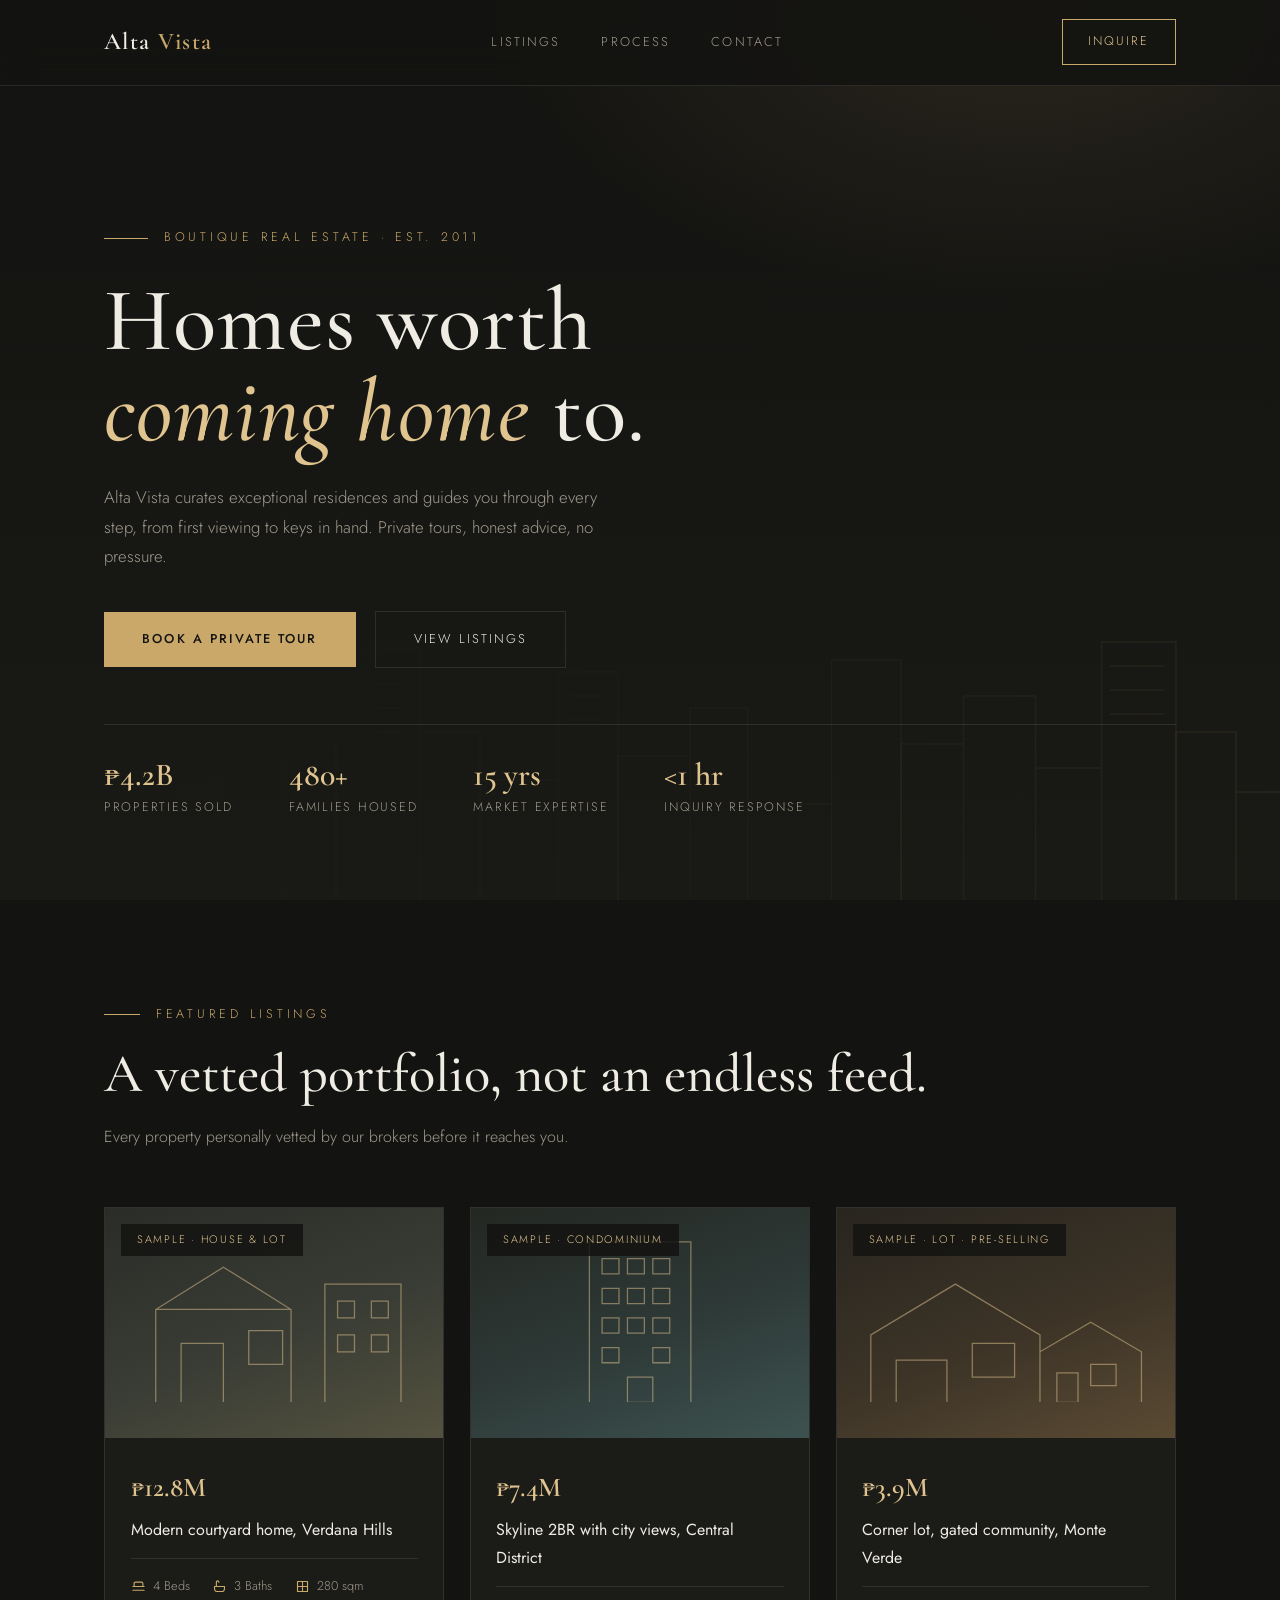
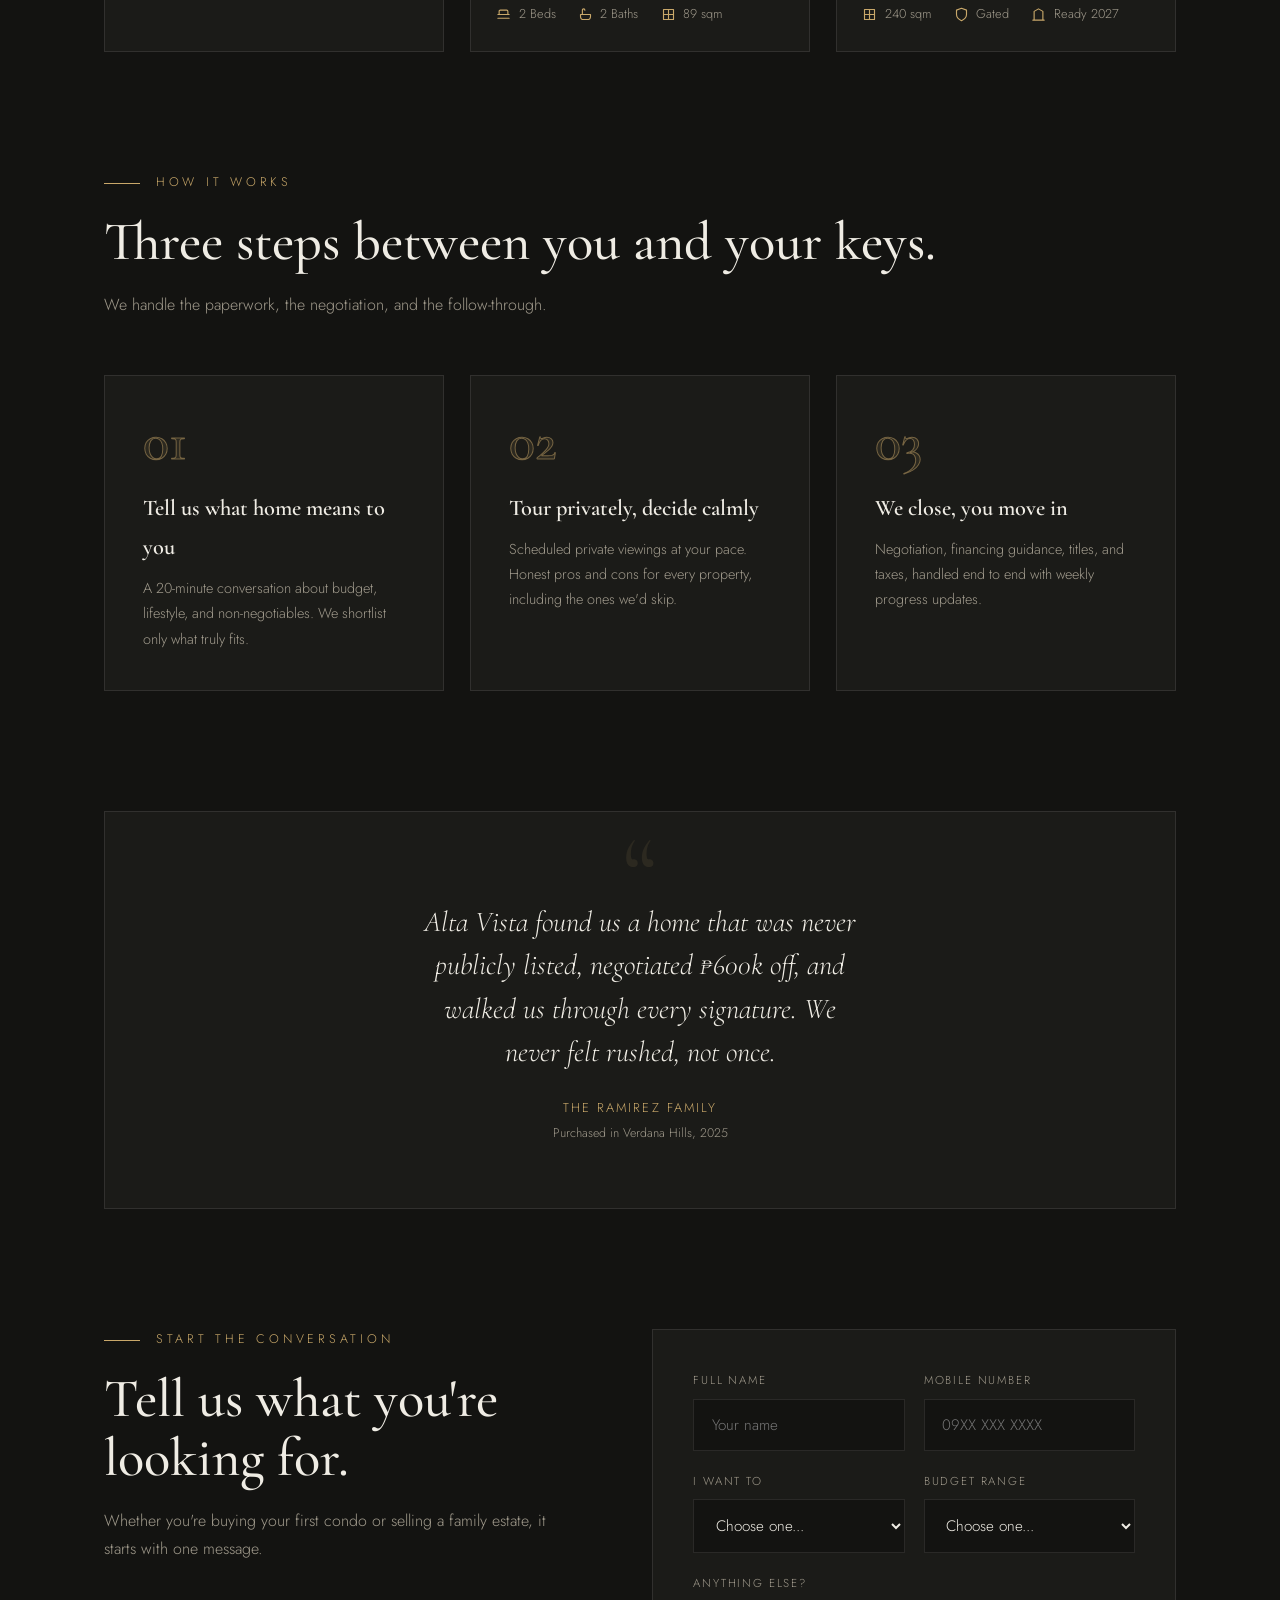
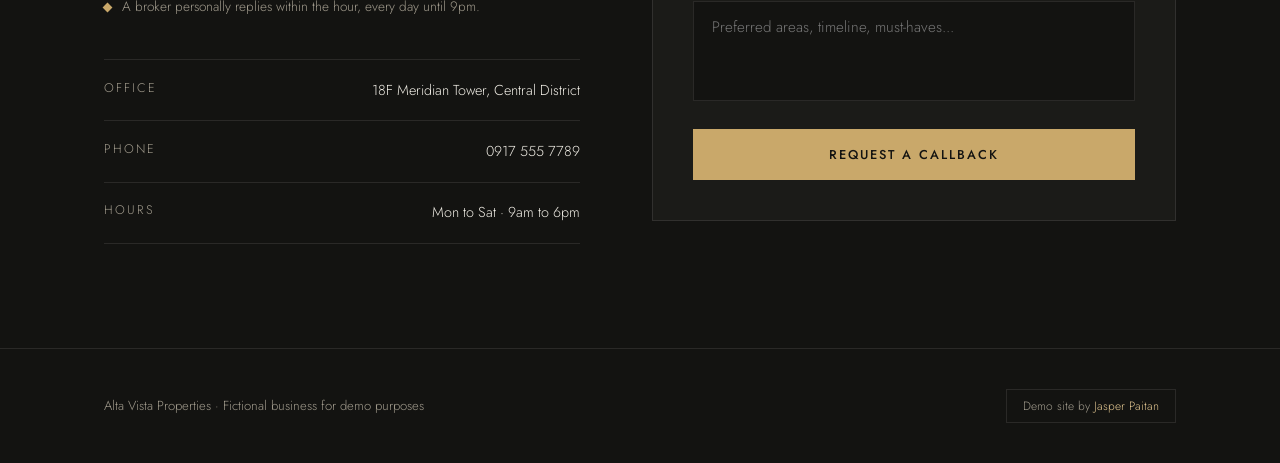
<file: demos/realestate/index.html>
<!DOCTYPE html><html lang="en"><head><meta charset="UTF-8"><meta name="viewport" content="width=device-width,initial-scale=1"><title>Alta Vista Properties — Homes Worth Coming Home To</title><meta name="description" content="Demo lead-generation website for a real estate agency. Built by Jasper Paitan."><link rel="icon" href="data:image/svg+xml,%3Csvg xmlns='http://www.w3.org/2000/svg' viewBox='0 0 64 64'%3E%3Crect width='64' height='64' rx='8' fill='%23131311'/%3E%3Ctext x='32' y='45' font-family='Georgia' font-size='32' fill='%23c9a86a' text-anchor='middle'%3EA%3C/text%3E%3C/svg%3E"><link rel="preconnect" href="https://fonts.googleapis.com"><link rel="preconnect" href="https://fonts.gstatic.com" crossorigin><link href="https://fonts.googleapis.com/css2?family=Cormorant+Garamond:ital,wght@0,400;0,500;0,600;1,400&family=Jost:wght@300;400;500&display=swap" rel="stylesheet"><style>*,::after,::before{box-sizing:border-box;margin:0;padding:0}:root{--bg:#131311;--panel:#1b1b18;--panel-2:#22221e;--ink:#efece4;--soft:#a09a8c;--line:rgba(239,236,228,.1);--gold:#c9a86a;--gold-b:#e0c48f;--gold-t:rgba(201,168,106,.1);--display:'Cormorant Garamond',serif;--body:'Jost',sans-serif;--out:cubic-bezier(.16,1,.3,1)}html{scroll-behavior:smooth}body{background:var(--bg);color:var(--ink);font-family:var(--body);font-size:16px;line-height:1.75;font-weight:300;-webkit-font-smoothing:antialiased}::selection{background:var(--gold);color:#131311}a{text-decoration:none;color:inherit}.wrap{max-width:1200px;margin:0 auto;padding:0 5vw}nav{position:fixed;top:0;left:0;right:0;z-index:100;background:rgba(19,19,17,.9);-webkit-backdrop-filter:blur(14px);backdrop-filter:blur(14px);border-bottom:1px solid var(--line)}.nav-in{max-width:1200px;margin:0 auto;padding:1.2rem 5vw;display:flex;align-items:center;justify-content:space-between;gap:1rem}.logo{font-family:var(--display);font-size:1.5rem;font-weight:600;letter-spacing:.06em}.logo span{color:var(--gold)}.nav-links{display:flex;gap:2.6rem;list-style:none;font-size:.8rem;letter-spacing:.16em;text-transform:uppercase;color:var(--soft)}.nav-links a{transition:color .25s}.nav-links a:hover{color:var(--gold-b)}.nav-cta{font-size:.78rem;letter-spacing:.16em;text-transform:uppercase;border:1px solid var(--gold);color:var(--gold-b);padding:.7rem 1.6rem;transition:all .3s}.nav-cta:hover{background:var(--gold);color:#131311}header{min-height:100svh;display:flex;align-items:flex-end;position:relative;overflow:hidden;padding:0 0 5rem}.hero-bg{position:absolute;inset:0;background:radial-gradient(900px 500px at 80% 0,rgba(201,168,106,.13),transparent 60%),linear-gradient(180deg,#131311 0,#191916 100%)}.hero-skyline{position:absolute;bottom:0;left:0;right:0;height:40%;opacity:.3;-webkit-mask-image:linear-gradient(90deg,transparent 0%,rgba(0,0,0,.35) 45%,#000 80%);mask-image:linear-gradient(90deg,transparent 0%,rgba(0,0,0,.35) 45%,#000 80%)}.hero-in{position:relative;z-index:2;max-width:1200px;margin:0 auto;padding:0 5vw;width:100%}.overline{font-size:.78rem;letter-spacing:.3em;text-transform:uppercase;color:var(--gold);margin-bottom:1.6rem;display:flex;align-items:center;gap:1rem}.overline::before{content:'';width:44px;height:1px;background:var(--gold)}h1{font-family:var(--display);font-size:clamp(3rem,7vw,5.8rem);font-weight:500;line-height:1.02;letter-spacing:.01em;margin-bottom:1.6rem;max-width:14ch}h1 em{font-style:italic;color:var(--gold-b)}.hero-sub{color:var(--soft);font-size:1.05rem;max-width:52ch;margin-bottom:2.5rem}.hero-ctas{display:flex;gap:1.2rem;flex-wrap:wrap;align-items:center}.btn{display:inline-flex;align-items:center;gap:.7rem;font-family:var(--body);font-size:.8rem;letter-spacing:.16em;text-transform:uppercase;padding:1rem 2.4rem;cursor:pointer;transition:all .3s;border:none}.btn-gold{background:var(--gold);color:#131311;font-weight:500}.btn-gold:hover{background:var(--gold-b);transform:translateY(-2px);box-shadow:0 14px 34px rgba(201,168,106,.25)}.btn-line{border:1px solid var(--line);color:var(--ink);background:0 0}.btn-line:hover{border-color:var(--gold);color:var(--gold-b);transform:translateY(-2px)}.hero-meta{display:flex;gap:3.5rem;margin-top:3.5rem;padding-top:2rem;border-top:1px solid var(--line);flex-wrap:wrap}.hm b{font-family:var(--display);font-size:2rem;font-weight:600;color:var(--gold-b);display:block;line-height:1.1}.hm span{font-size:.78rem;letter-spacing:.14em;text-transform:uppercase;color:var(--soft)}section{padding:6.5rem 0}.kicker{font-size:.78rem;letter-spacing:.3em;text-transform:uppercase;color:var(--gold);margin-bottom:1.2rem;display:flex;align-items:center;gap:1rem}.kicker::before{content:'';width:36px;height:1px;background:var(--gold)}h2{font-family:var(--display);font-size:clamp(2.2rem,4.4vw,3.4rem);font-weight:500;line-height:1.08;margin-bottom:1.2rem}.sec-sub{color:var(--soft);max-width:58ch;margin-bottom:3.5rem}.list-grid{display:grid;grid-template-columns:repeat(3,1fr);gap:1.6rem}.card{background:var(--panel);border:1px solid var(--line);overflow:hidden;transition:transform .35s var(--out),border-color .35s}.card:hover{transform:translateY(-8px);border-color:rgba(201,168,106,.4)}.card-img{height:230px;position:relative;overflow:hidden}.ci{position:absolute;inset:0;transition:transform .6s var(--out)}.card:hover .ci{transform:scale(1.05)}.card-tag{position:absolute;top:1rem;left:1rem;background:rgba(19,19,17,.85);color:var(--gold-b);font-size:.68rem;letter-spacing:.16em;text-transform:uppercase;padding:.4rem 1rem;z-index:2}.card-body{padding:1.6rem}.price{font-family:var(--display);font-size:1.7rem;font-weight:600;color:var(--gold-b)}.card h3{font-size:1rem;font-weight:400;margin:.3rem 0 .9rem;color:var(--ink)}.card-meta{display:flex;gap:1.4rem;font-size:.8rem;color:var(--soft);border-top:1px solid var(--line);padding-top:1rem}.card-meta span{display:flex;align-items:center;gap:.45rem}.card-meta svg{width:15px;height:15px;stroke:var(--gold);fill:none;stroke-width:1.8;stroke-linecap:round;stroke-linejoin:round}.steps{display:grid;grid-template-columns:repeat(3,1fr);gap:1.6rem}.step{background:var(--panel);border:1px solid var(--line);padding:2.4rem;position:relative}.step .n{font-family:var(--display);font-size:3.4rem;font-weight:500;color:var(--gold-t);-webkit-text-stroke:1px rgba(201,168,106,.5);line-height:1;margin-bottom:1.2rem}.step h3{font-family:var(--display);font-size:1.4rem;font-weight:600;margin-bottom:.6rem}.step p{font-size:.9rem;color:var(--soft)}.quote{background:var(--panel);border:1px solid var(--line);padding:4rem;text-align:center;position:relative}.quote::before{content:'“';font-family:var(--display);font-size:7rem;color:var(--gold-t);position:absolute;top:.5rem;left:50%;transform:translateX(-50%);line-height:1}.quote p{font-family:var(--display);font-size:clamp(1.3rem,2.6vw,1.8rem);font-style:italic;max-width:34ch;margin:1.5rem auto;line-height:1.5}.quote-by{font-size:.8rem;letter-spacing:.16em;text-transform:uppercase;color:var(--gold)}.quote-role{font-size:.78rem;color:var(--soft);margin-top:.2rem}.contact-grid{display:grid;grid-template-columns:1fr 1.1fr;gap:4.5rem;align-items:start}.reply-line{display:flex;align-items:center;gap:.7rem;margin-top:2rem;font-size:.85rem;color:var(--soft)}.reply-line i{width:7px;height:7px;background:var(--gold);transform:rotate(45deg);flex-shrink:0}.contact-rows{margin-top:2.5rem;border-top:1px solid var(--line)}.crow{display:flex;justify-content:space-between;gap:2rem;padding:1.1rem 0;border-bottom:1px solid var(--line);font-size:.9rem}.crow span:first-child{color:var(--soft);font-size:.78rem;letter-spacing:.16em;text-transform:uppercase}form{background:var(--panel);border:1px solid var(--line);padding:2.5rem;display:flex;flex-direction:column;gap:1.2rem}.f-row{display:grid;grid-template-columns:1fr 1fr;gap:1.2rem}label{font-size:.72rem;letter-spacing:.16em;text-transform:uppercase;color:var(--soft);display:block;margin-bottom:.5rem}input,select,textarea{width:100%;font-family:var(--body);font-weight:300;font-size:.95rem;padding:.9rem 1.1rem;background:var(--bg);border:1px solid var(--line);outline:0;color:var(--ink);transition:border-color .25s}input:focus,select:focus,textarea:focus{border-color:var(--gold)}select option{background:var(--bg)}textarea{height:100px;resize:none}.f-ok{display:none;background:var(--gold-t);border:1px solid rgba(201,168,106,.4);color:var(--gold-b);padding:1rem 1.2rem;font-size:.9rem;align-items:center;gap:.7rem}.f-ok svg{width:18px;height:18px;stroke:var(--gold);fill:none;stroke-width:2;stroke-linecap:round;stroke-linejoin:round;flex-shrink:0}footer{border-top:1px solid var(--line);padding:2.5rem 0;color:var(--soft);font-size:.82rem}.foot-in{max-width:1200px;margin:0 auto;padding:0 5vw;display:flex;justify-content:space-between;gap:1.5rem;flex-wrap:wrap;align-items:center}.demo-tag{font-size:.75rem;border:1px solid var(--line);padding:.35rem 1rem}.demo-tag a{color:var(--gold-b)}.rv{opacity:0;transform:translateY(26px);transition:opacity .8s var(--out),transform .8s var(--out)}.rv.on{opacity:1;transform:none}@media(prefers-reduced-motion:reduce){.rv{opacity:1;transform:none;transition:none}}@media(max-width:900px){.nav-links{gap:1.1rem;font-size:.7rem}.nav-links a{padding:.6rem .1rem}.nav-cta{display:none}.foot-in span a,footer a{display:inline-block;padding:.4rem .15rem}.list-grid,.steps{grid-template-columns:1fr}.contact-grid{grid-template-columns:1fr;gap:3rem}.f-row{grid-template-columns:1fr}.quote{padding:3rem 1.6rem}.hero-meta{display:grid;grid-template-columns:1fr 1fr;gap:1.6rem}}@media(max-width:480px){.nav-in{padding:.9rem 4vw;gap:.6rem}.logo{font-size:1.2rem}.nav-links{gap:.8rem;font-size:.64rem}}</style></head><body><nav><div class="nav-in"><a href="#" class="logo">Alta <span>Vista</span></a><ul class="nav-links"><li><a href="#listings">Listings</a></li><li><a href="#process">Process</a></li><li><a href="#contact">Contact</a></li></ul><a href="#contact" class="nav-cta">Inquire</a></div></nav><header><div class="hero-bg"></div><svg class="hero-skyline" viewBox="0 0 1440 300" preserveAspectRatio="xMidYMax slice" xmlns="http://www.w3.org/2000/svg"><g fill="none" stroke="rgba(201,168,106,.35)" stroke-width="1.2"><path d="M0 300V190h60v110M60 300V150h50v150M110 300V210h70v90M180 300V120h55v180M235 300V170h45v130"/><path d="M280 300V90h70v210M350 300V160h50v140M400 300V200h65v100M465 300V110h50v190"/><path d="M515 300V180h60v120M575 300V140h48v160M623 300V220h70v80M693 300V100h58v200"/><path d="M751 300V170h52v130M803 300V130h60v170M863 300V190h55v110M918 300V85h62v215"/><path d="M980 300V160h50v140M1030 300V210h64v90M1094 300V125h54v175M1148 300V180h58v120"/><path d="M1206 300V145h52v155M1258 300V200h60v100M1318 300V105h60v195M1378 300V175h62v125"/><path d="M295 120h40M295 140h40M295 160h40M470 130h30M470 150h30M925 105h45M925 125h45M925 145h45M1325 125h45M1325 145h45"/></g></svg><div class="hero-in"><p class="overline">Boutique Real Estate · Est. 2011</p><h1>Homes worth <em>coming home</em> to.</h1><p class="hero-sub">Alta Vista curates exceptional residences and guides you through every step, from first viewing to keys in hand. Private tours, honest advice, no pressure.</p><div class="hero-ctas"><a href="#contact" class="btn btn-gold">Book a Private Tour</a> <a href="#listings" class="btn btn-line">View Listings</a></div><div class="hero-meta"><div class="hm"><b>₱4.2B</b><span>Properties sold</span></div><div class="hm"><b>480+</b><span>Families housed</span></div><div class="hm"><b>15 yrs</b><span>Market expertise</span></div><div class="hm"><b>&lt;1 hr</b><span>Inquiry response</span></div></div></div></header><section id="listings"><div class="wrap"><p class="kicker rv">Featured listings</p><h2 class="rv">A vetted portfolio, not an endless feed.</h2><p class="sec-sub rv">Every property personally vetted by our brokers before it reaches you.</p><div class="list-grid"><div class="card rv"><div class="card-img"><div class="ci" style="background:linear-gradient(160deg,#2a2c28 0,#3a3d35 55%,#54523f 100%)"></div><svg class="ci" viewBox="0 0 400 230" preserveAspectRatio="xMidYMax slice"><g fill="none" stroke="rgba(224,196,143,.5)" stroke-width="1.5"><path d="M60 230V120l80-50 80 50v110M90 230v-70h50v70M170 145h40v40h-40zM60 120h160"/><path d="M260 230V90h90v140M275 110h20v20h-20zM315 110h20v20h-20zM275 150h20v20h-20zM315 150h20v20h-20z"/></g></svg> <span class="card-tag">Sample · House &amp; Lot</span></div><div class="card-body"><div class="price">₱12.8M</div><h3>Modern courtyard home, Verdana Hills</h3><div class="card-meta"><span><svg viewBox="0 0 24 24"><path d="M3 12h18M3 18h18M5 12V7a2 2 0 0 1 2-2h10a2 2 0 0 1 2 2v5"/></svg>4 Beds</span> <span><svg viewBox="0 0 24 24"><path d="M4 12h16v3a5 5 0 0 1-5 5H9a5 5 0 0 1-5-5zM7 12V5a2 2 0 0 1 4 0"/></svg>3 Baths</span> <span><svg viewBox="0 0 24 24"><rect x="4" y="4" width="16" height="16"/><path d="M4 12h16M12 4v16"/></svg>280 sqm</span></div></div></div><div class="card rv"><div class="card-img"><div class="ci" style="background:linear-gradient(160deg,#232722 0,#2e3a38 55%,#3d5250 100%)"></div><svg class="ci" viewBox="0 0 400 230" preserveAspectRatio="xMidYMax slice"><g fill="none" stroke="rgba(224,196,143,.5)" stroke-width="1.5"><path d="M140 230V40h120v190M155 60h20v18h-20zM185 60h20v18h-20zM215 60h20v18h-20zM155 95h20v18h-20zM185 95h20v18h-20zM215 95h20v18h-20zM155 130h20v18h-20zM185 130h20v18h-20zM215 130h20v18h-20zM155 165h20v18h-20zM215 165h20v18h-20zM185 200h30v30h-30z"/></g></svg> <span class="card-tag">Sample · Condominium</span></div><div class="card-body"><div class="price">₱7.4M</div><h3>Skyline 2BR with city views, Central District</h3><div class="card-meta"><span><svg viewBox="0 0 24 24"><path d="M3 12h18M3 18h18M5 12V7a2 2 0 0 1 2-2h10a2 2 0 0 1 2 2v5"/></svg>2 Beds</span> <span><svg viewBox="0 0 24 24"><path d="M4 12h16v3a5 5 0 0 1-5 5H9a5 5 0 0 1-5-5zM7 12V5a2 2 0 0 1 4 0"/></svg>2 Baths</span> <span><svg viewBox="0 0 24 24"><rect x="4" y="4" width="16" height="16"/><path d="M4 12h16M12 4v16"/></svg>89 sqm</span></div></div></div><div class="card rv"><div class="card-img"><div class="ci" style="background:linear-gradient(160deg,#28251f 0,#3d3427 55%,#5a4a33 100%)"></div><svg class="ci" viewBox="0 0 400 230" preserveAspectRatio="xMidYMax slice"><g fill="none" stroke="rgba(224,196,143,.5)" stroke-width="1.5"><path d="M40 230V150l100-60 100 60v80M70 230v-50h60v50M160 160h50v40h-50zM240 230V170l60-35 60 35v60M260 195h25v35h-25zM300 185h30v25h-30z"/></g></svg> <span class="card-tag">Sample · Lot · Pre-selling</span></div><div class="card-body"><div class="price">₱3.9M</div><h3>Corner lot, gated community, Monte Verde</h3><div class="card-meta"><span><svg viewBox="0 0 24 24"><rect x="4" y="4" width="16" height="16"/><path d="M4 12h16M12 4v16"/></svg>240 sqm</span> <span><svg viewBox="0 0 24 24"><path d="M12 22s8-4 8-10V5l-8-3-8 3v7c0 6 8 10 8 10z"/></svg>Gated</span> <span><svg viewBox="0 0 24 24"><path d="M3 21h18M5 21V7l7-4 7 4v14"/></svg>Ready 2027</span></div></div></div></div></div></section><section id="process" style="padding-top:1rem"><div class="wrap"><p class="kicker rv">How it works</p><h2 class="rv">Three steps between you and your keys.</h2><p class="sec-sub rv">We handle the paperwork, the negotiation, and the follow-through.</p><div class="steps"><div class="step rv"><div class="n">01</div><h3>Tell us what home means to you</h3><p>A 20-minute conversation about budget, lifestyle, and non-negotiables. We shortlist only what truly fits.</p></div><div class="step rv"><div class="n">02</div><h3>Tour privately, decide calmly</h3><p>Scheduled private viewings at your pace. Honest pros and cons for every property, including the ones we'd skip.</p></div><div class="step rv"><div class="n">03</div><h3>We close, you move in</h3><p>Negotiation, financing guidance, titles, and taxes, handled end to end with weekly progress updates.</p></div></div></div></section><section style="padding-top:1rem"><div class="wrap"><div class="quote rv"><p>Alta Vista found us a home that was never publicly listed, negotiated ₱600k off, and walked us through every signature. We never felt rushed, not once.</p><div class="quote-by">The Ramirez Family</div><div class="quote-role">Purchased in Verdana Hills, 2025</div></div></div></section><section id="contact" style="padding-top:1rem"><div class="wrap contact-grid"><div><p class="kicker rv">Start the conversation</p><h2 class="rv">Tell us what you're looking for.</h2><p class="sec-sub rv" style="margin-bottom:0">Whether you're buying your first condo or selling a family estate, it starts with one message.</p><div class="reply-line rv"><i></i>A broker personally replies within the hour, every day until 9pm.</div><div class="contact-rows rv"><div class="crow"><span>Office</span><span>18F Meridian Tower, Central District</span></div><div class="crow"><span>Phone</span><span>0917 555 7789</span></div><div class="crow"><span>Hours</span><span>Mon to Sat · 9am to 6pm</span></div></div></div><form id="leadform" class="rv"><div class="f-row"><div><label for="name">Full name</label><input id="name" type="text" placeholder="Your name" required></div><div><label for="phone">Mobile number</label><input id="phone" type="tel" placeholder="09XX XXX XXXX" required></div></div><div class="f-row"><div><label for="goal">I want to</label> <select id="goal" required><option value="">Choose one...</option><option>Buy a home</option><option>Buy a condo</option><option>Buy a lot</option><option>Sell my property</option><option>Just exploring</option></select></div><div><label for="budget">Budget range</label> <select id="budget" required><option value="">Choose one...</option><option>Under ₱3M</option><option>₱3M to 8M</option><option>₱8M to 15M</option><option>₱15M+</option></select></div></div><div><label for="msg">Anything else?</label><textarea id="msg" placeholder="Preferred areas, timeline, must-haves..."></textarea></div><button type="submit" class="btn btn-gold" style="justify-content:center">Request a Callback</button><div class="f-ok" id="fok"><svg viewBox="0 0 24 24"><path d="M20 6L9 17l-5-5"/></svg><span><b>Received.</b> A broker will call you within the hour. (Demo form, no data is sent.)</span></div></form></div></section><footer><div class="foot-in"><span>Alta Vista Properties · Fictional business for demo purposes</span> <span class="demo-tag">Demo site by <a href="https://jasper-0918.github.io/" target="_blank" rel="noopener">Jasper Paitan</a></span></div></footer><script>const io=new IntersectionObserver(e=>{e.forEach(e=>{e.isIntersecting&&(e.target.classList.add("on"),io.unobserve(e.target))})},{threshold:.06});document.querySelectorAll(".rv").forEach(e=>io.observe(e)),document.getElementById("leadform").addEventListener("submit",function(e){e.preventDefault(),document.getElementById("fok").style.display="flex",this.reset()})</script></body></html>
</file>
